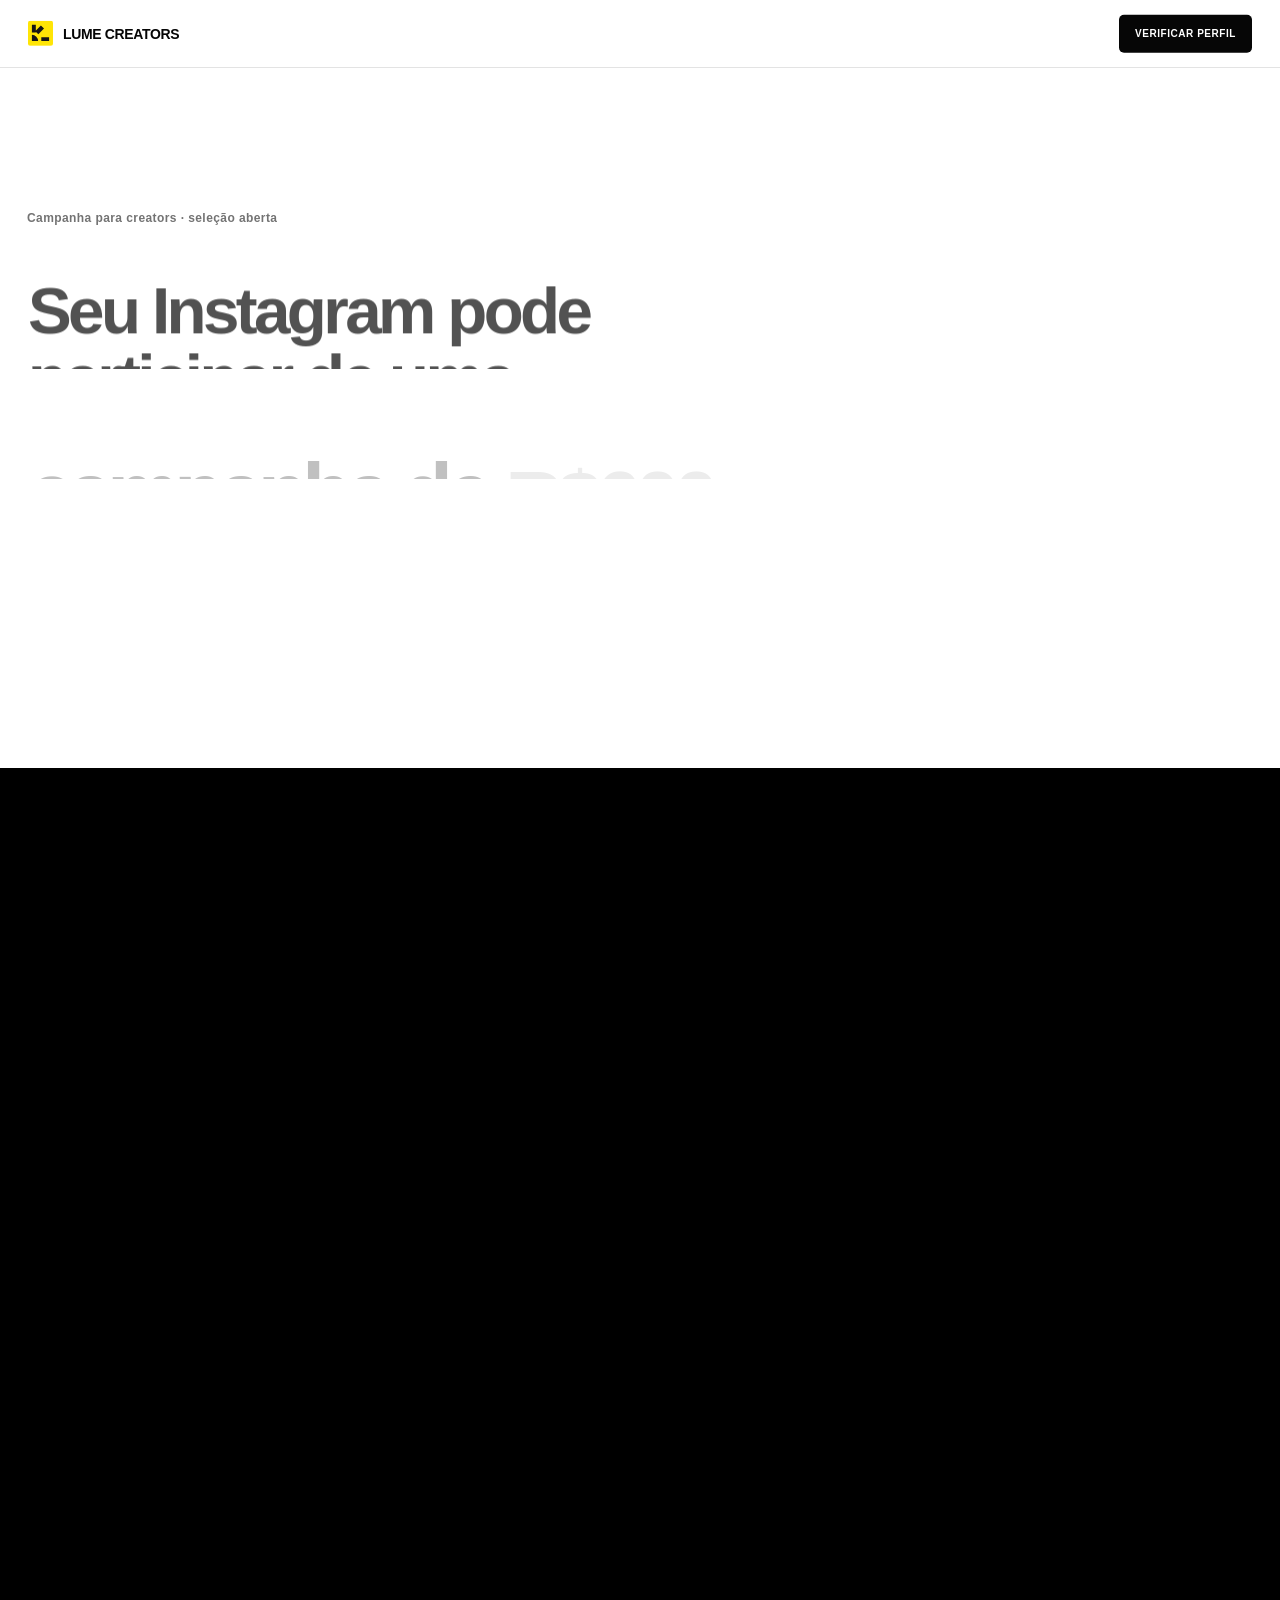
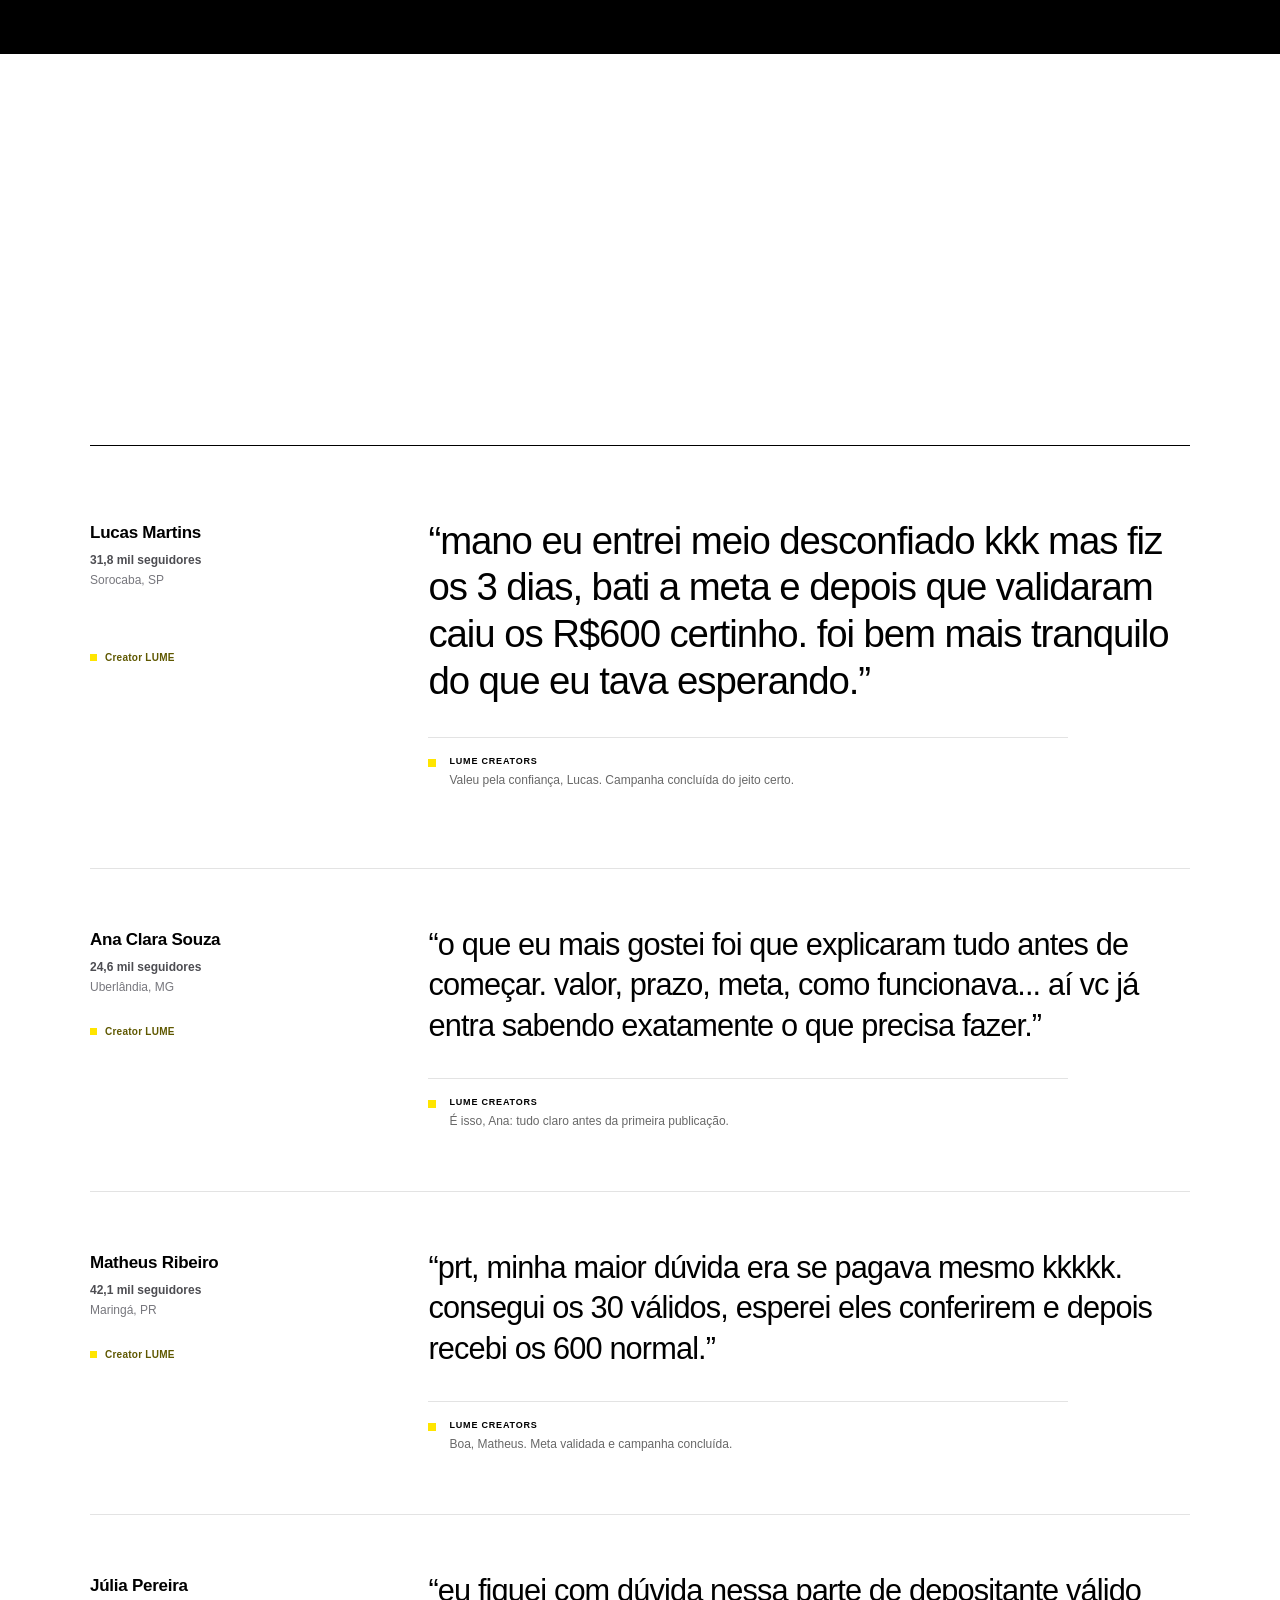
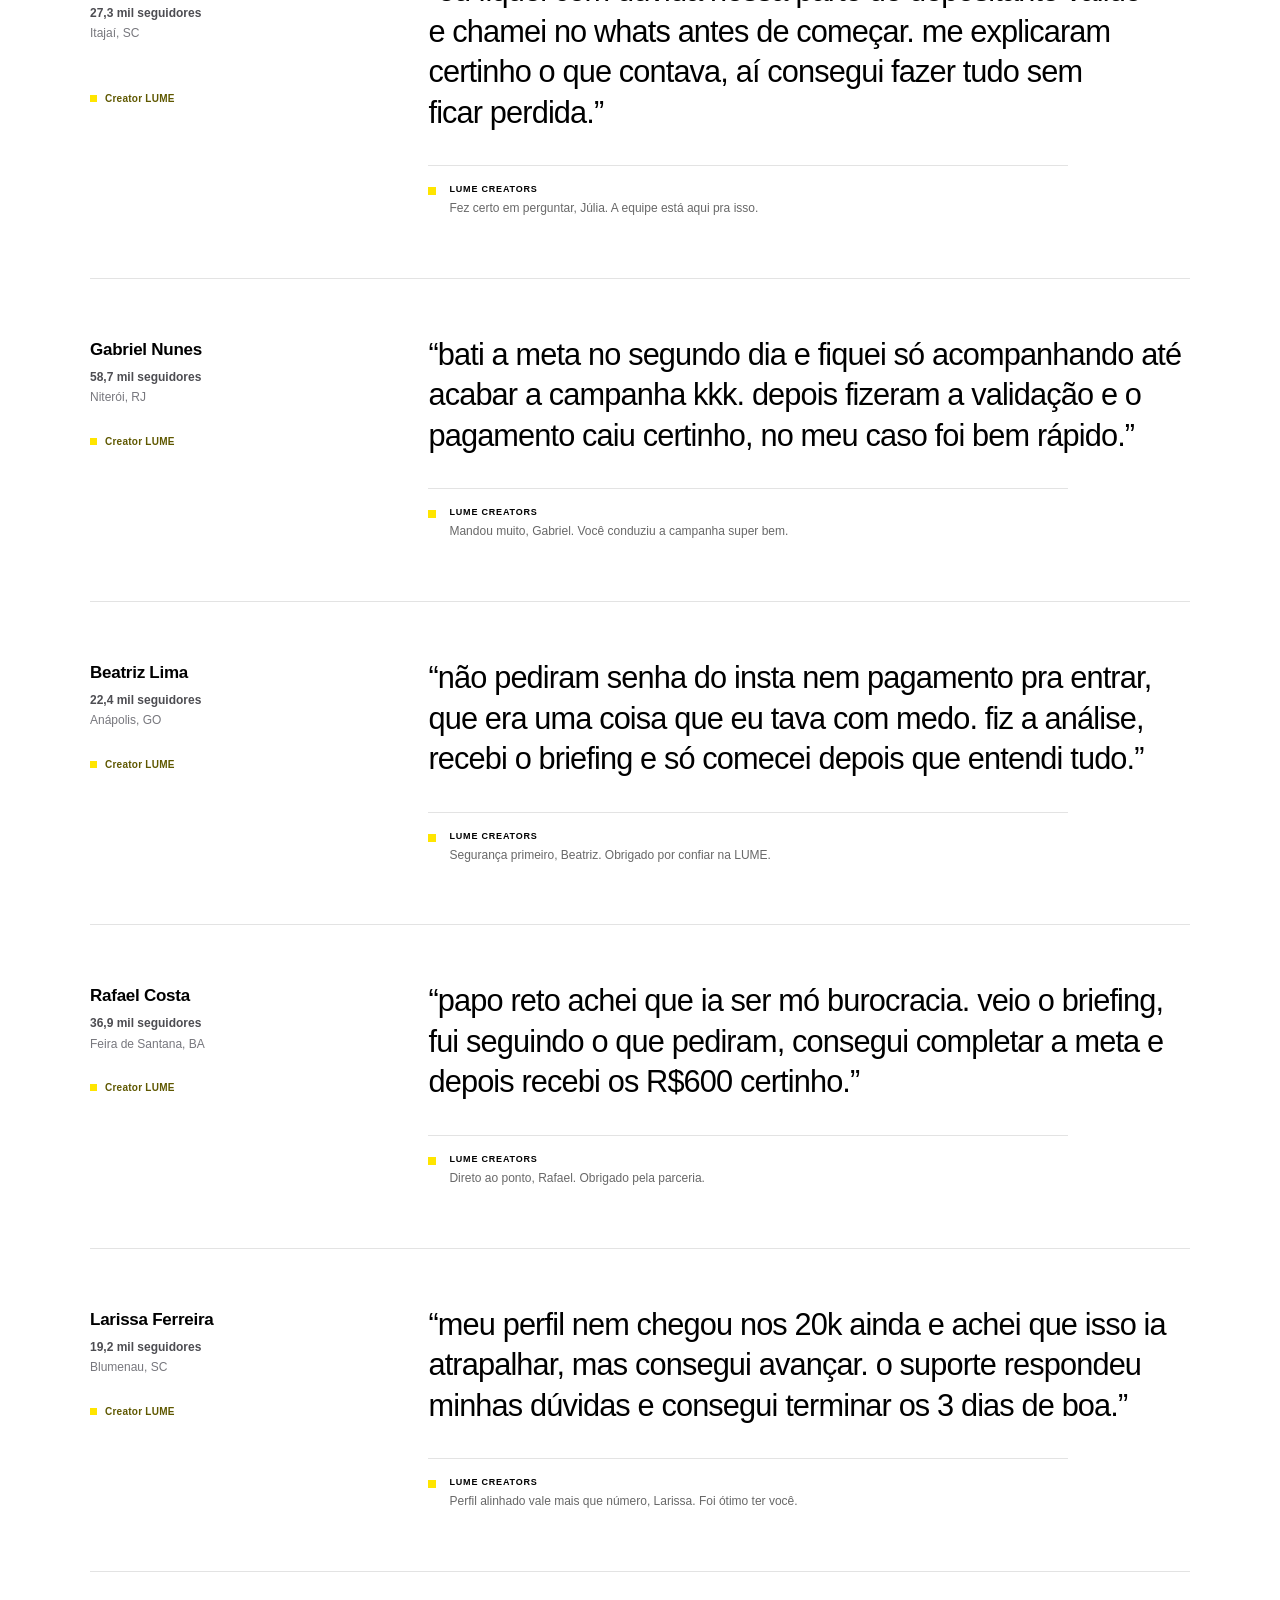
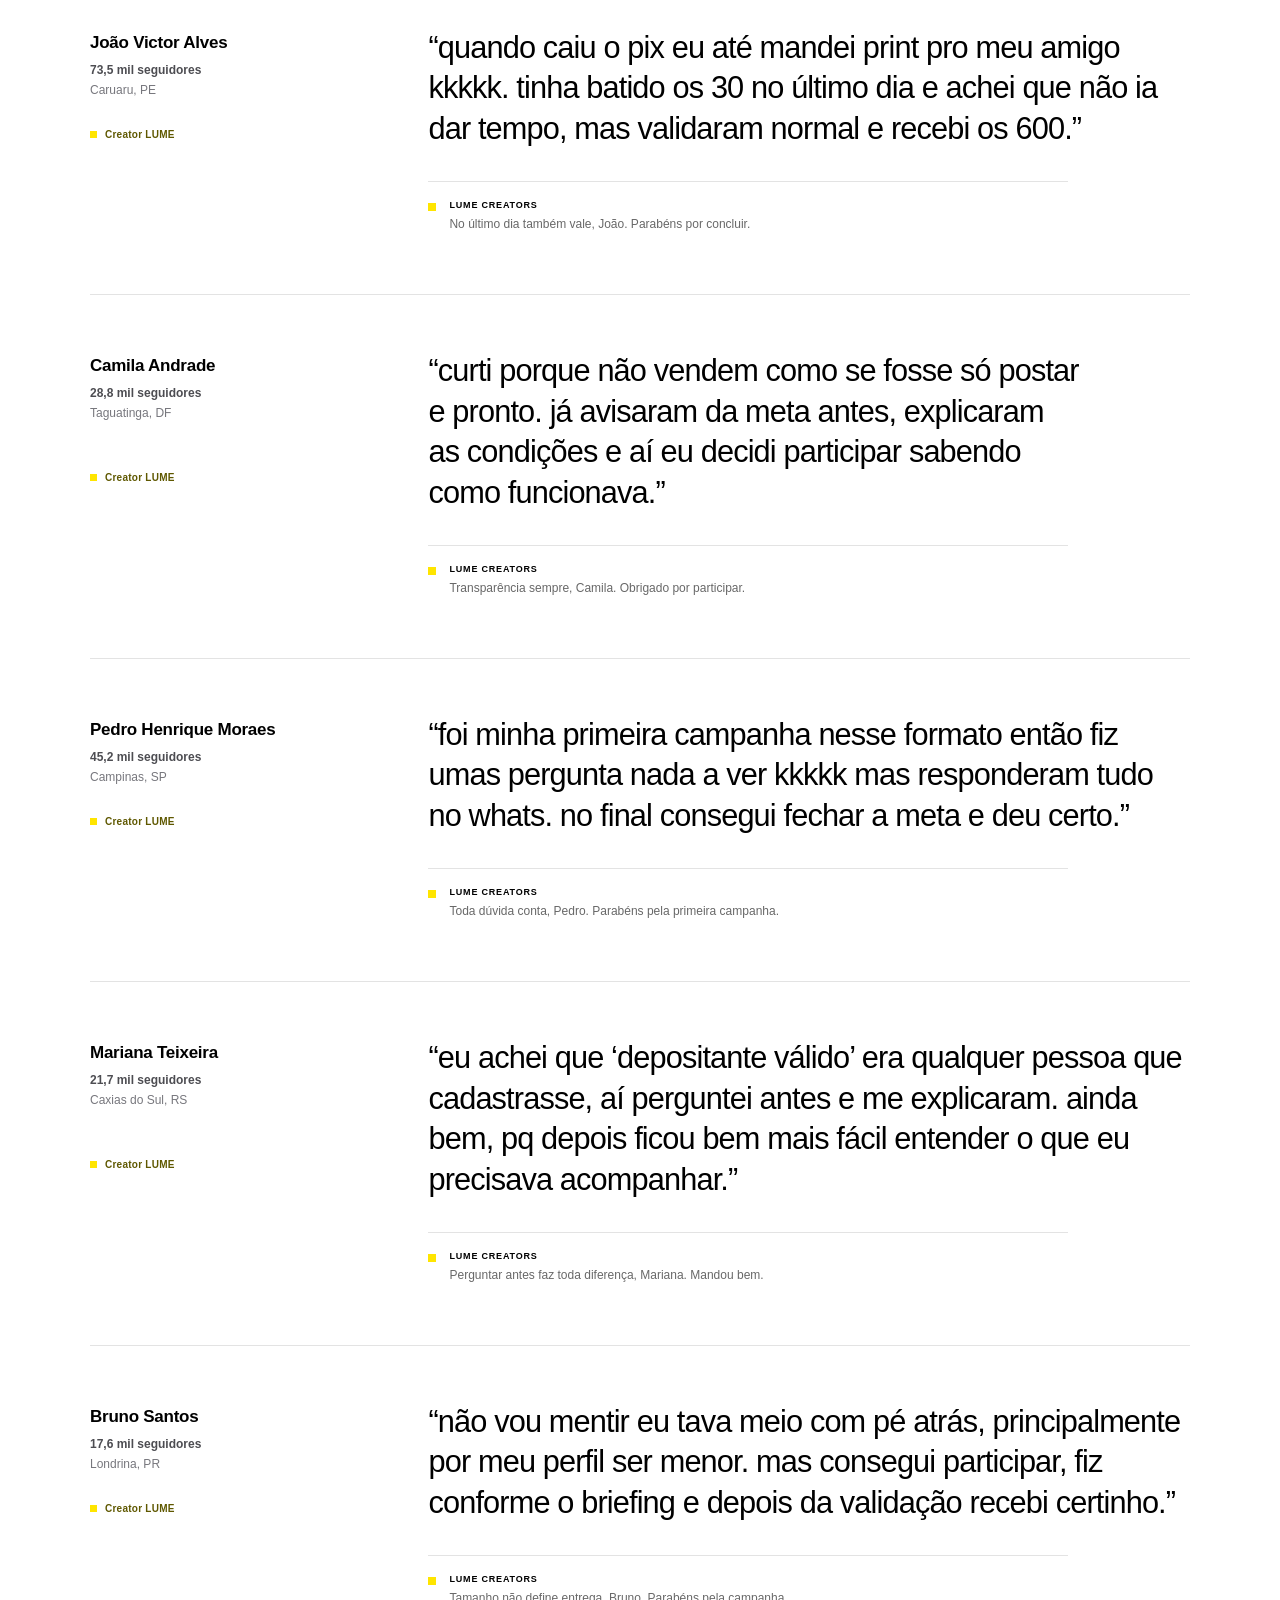
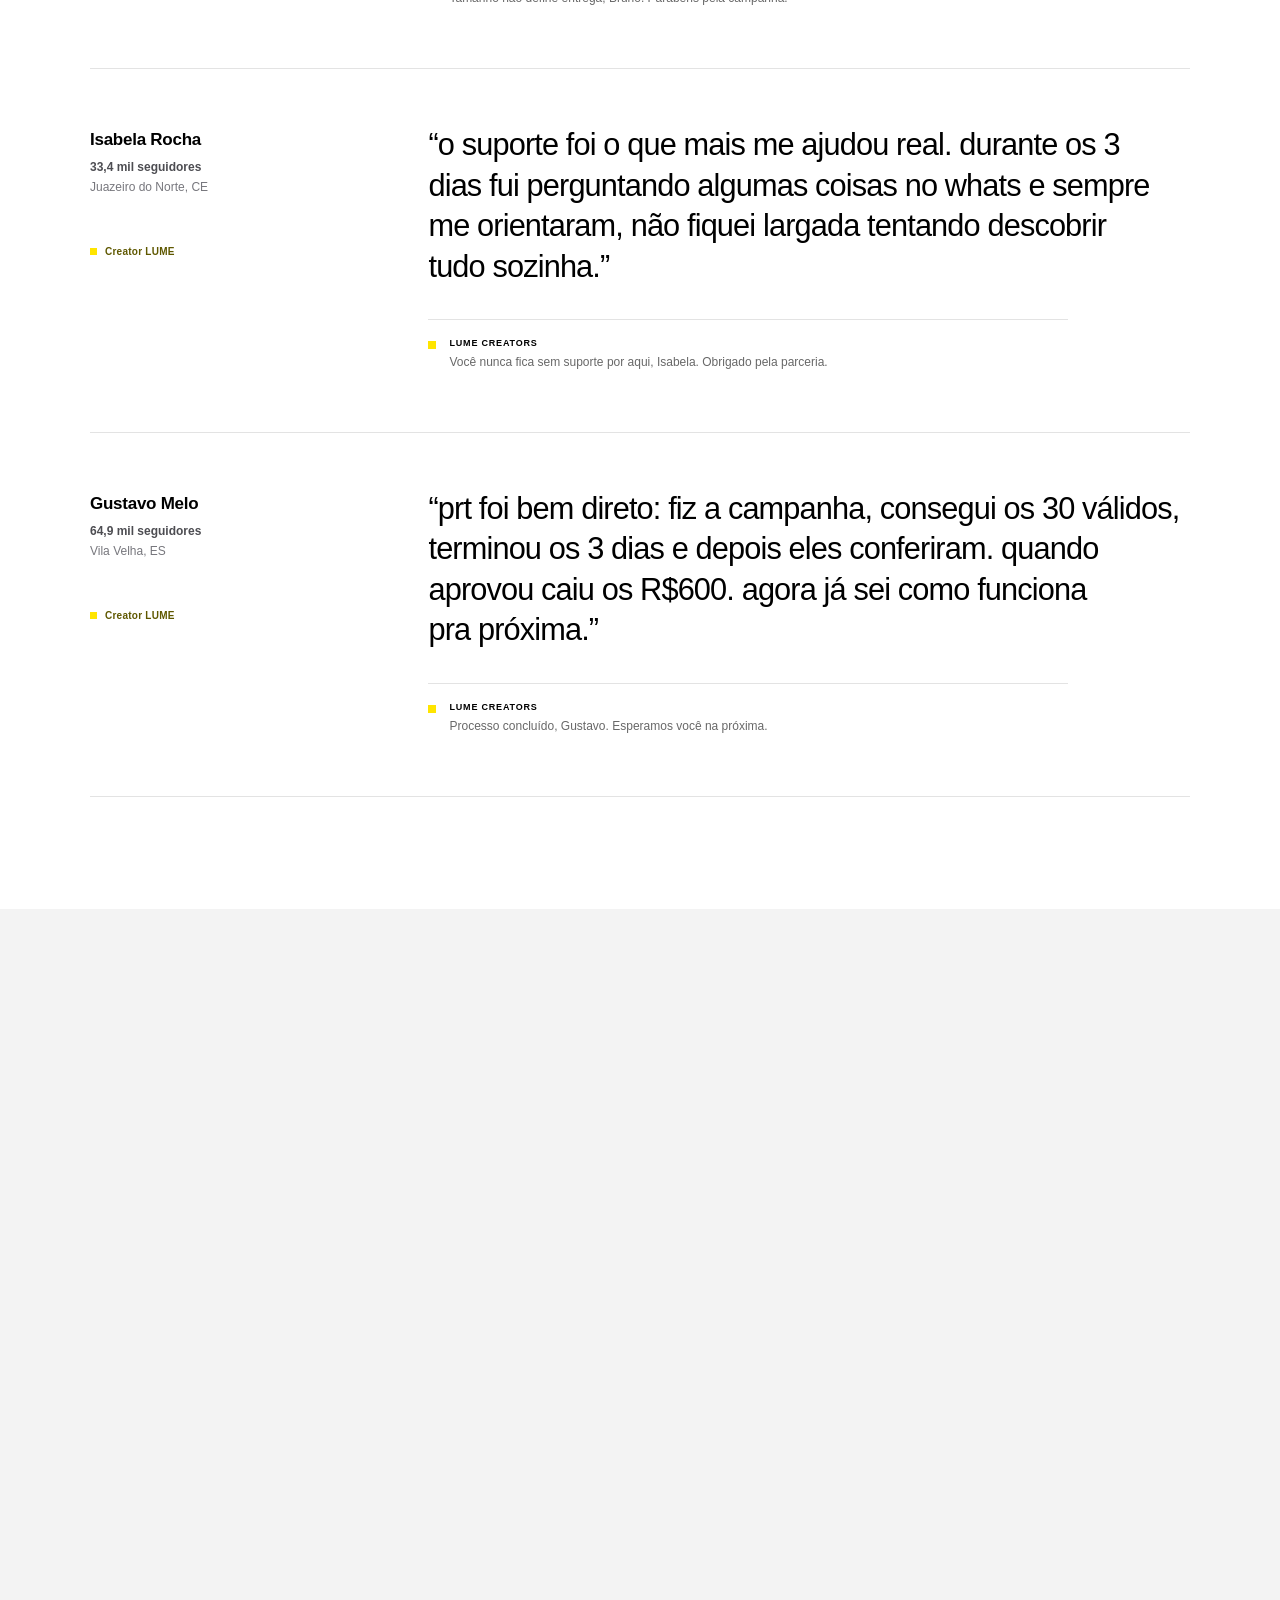
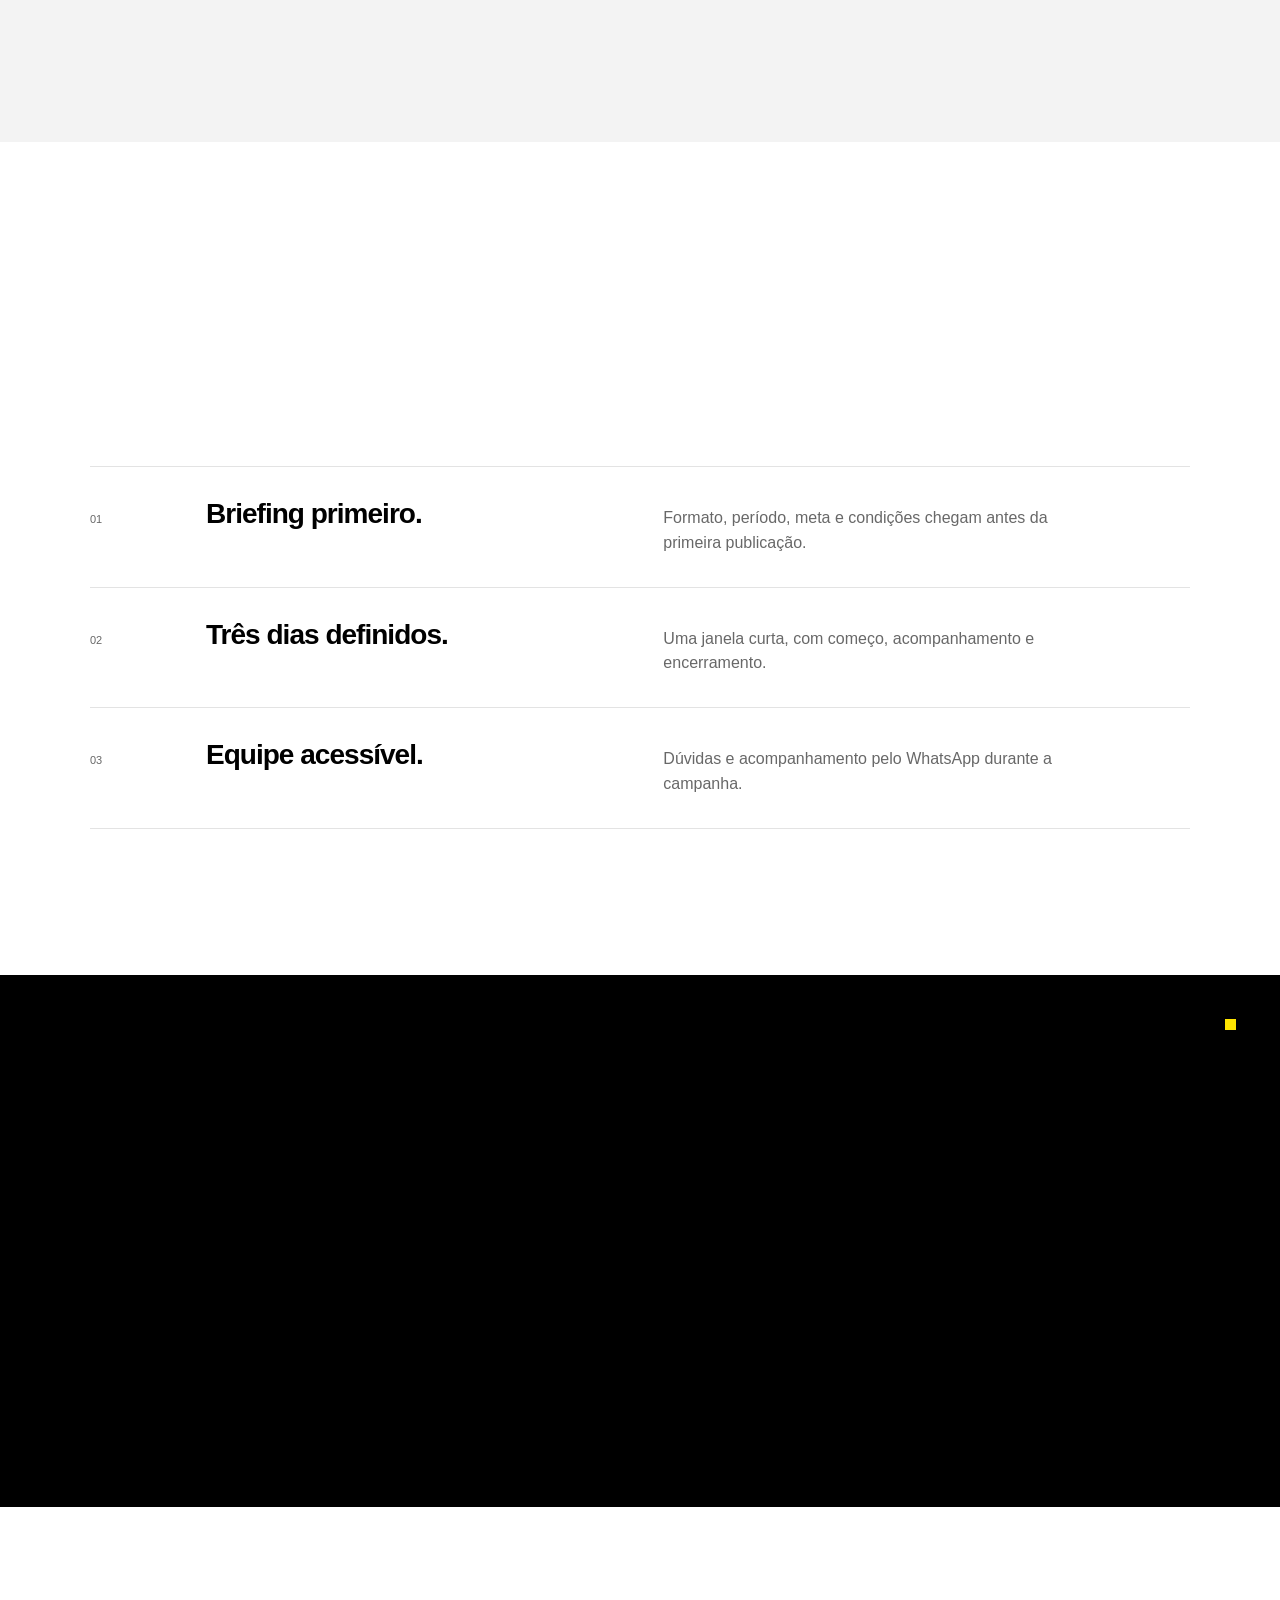
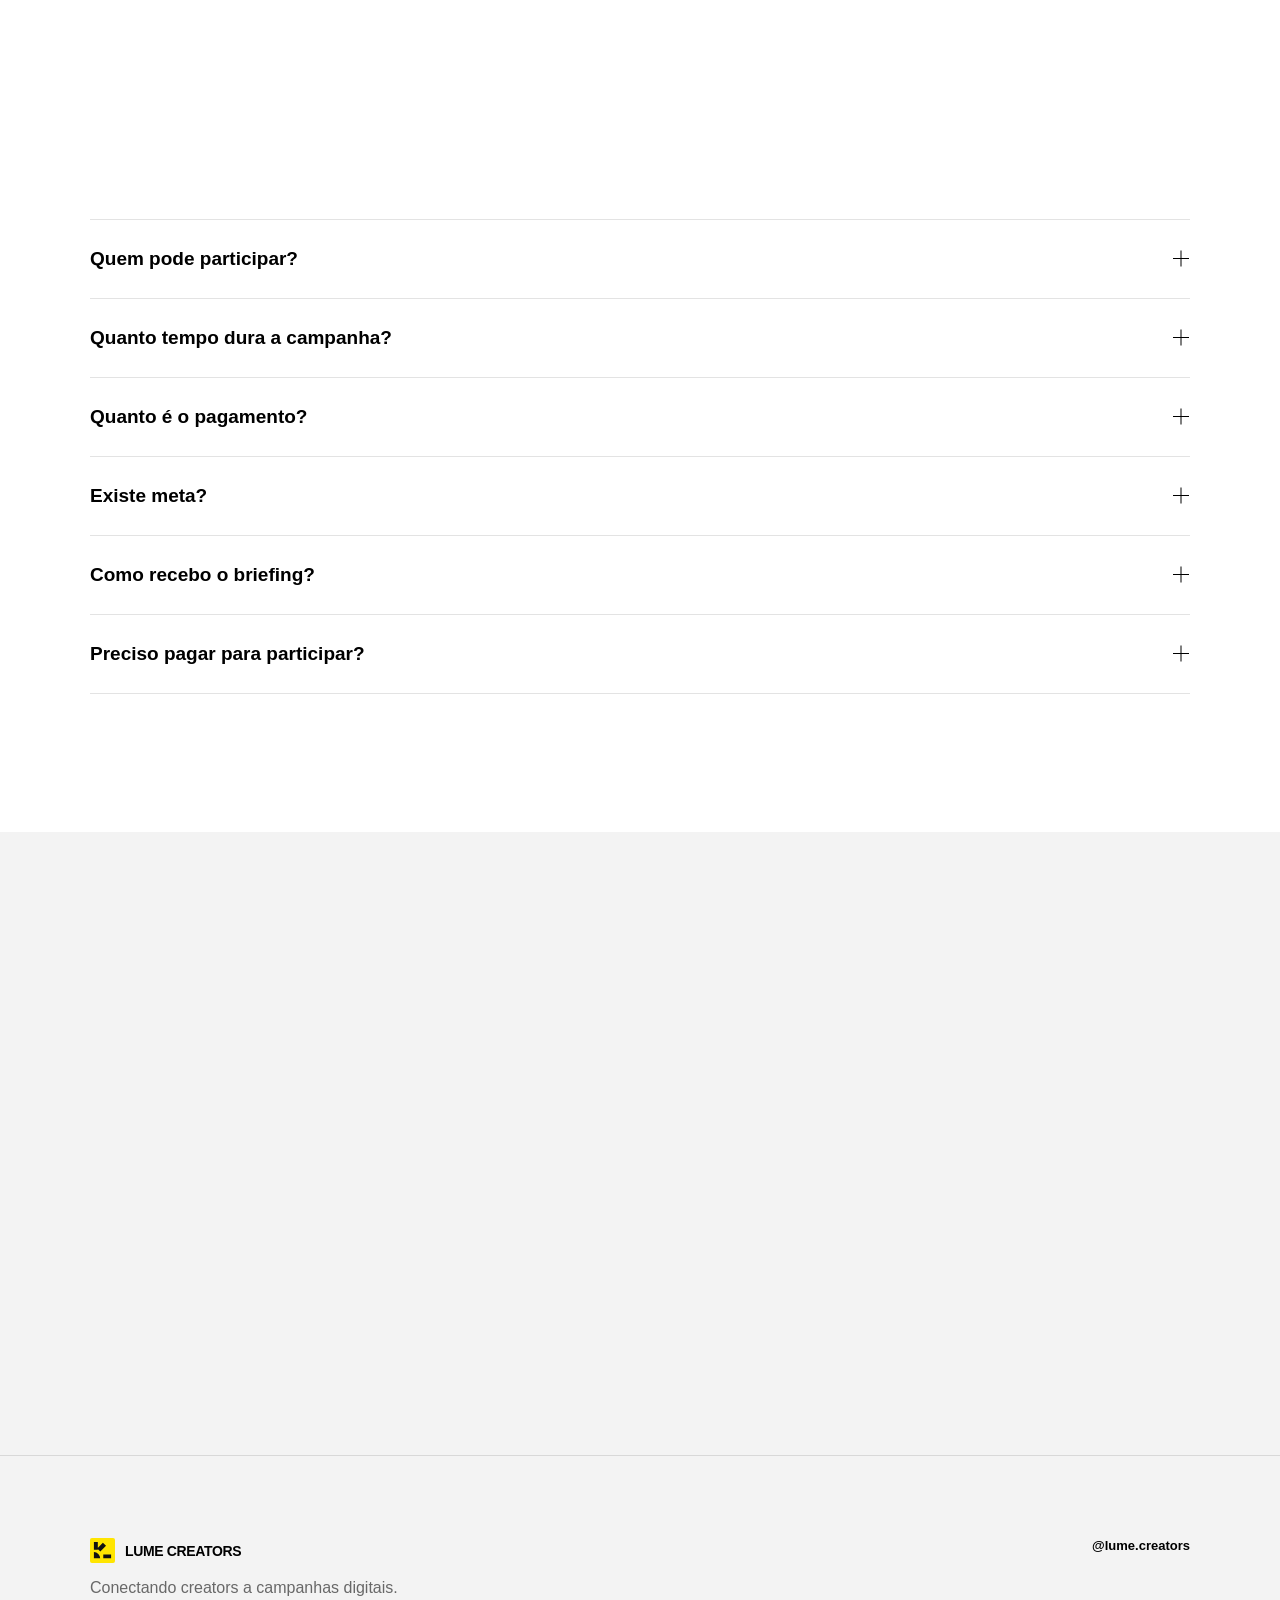
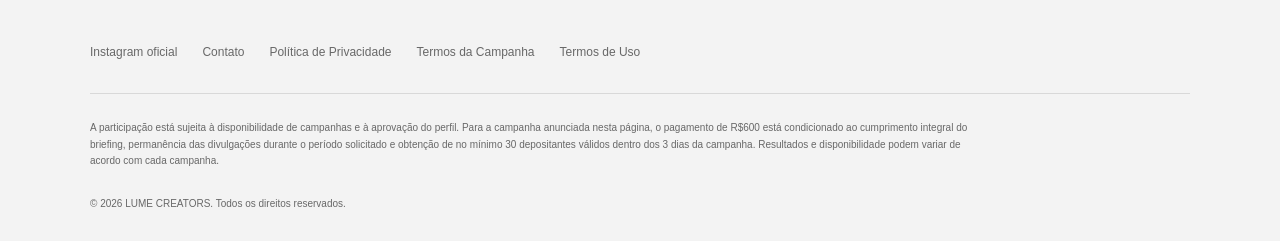
<file: index.html>
<!doctype html>
<html lang="pt-BR">
<head>
  <meta charset="utf-8">
  <meta name="viewport" content="width=device-width, initial-scale=1, viewport-fit=cover">
  <meta name="description" content="Veja se seu Instagram pode participar da campanha de R$600 da LUME CREATORS. Seleção gratuita em 4 perguntas; pagamento sujeito às condições da campanha.">
  <meta name="theme-color" content="#ffffff">
  <title>LUME CREATORS — Campanha para plataforma de jogos</title>
  <link rel="stylesheet" href="styles.css?v=20260925-conversao1">
</head>
<body>
  <a class="skip-link" href="#conteudo">Pular para o conteúdo</a>
  <header class="site-header">
    <div class="header-inner shell">
      <a class="brand" href="#inicio" aria-label="LUME CREATORS, início">LUME CREATORS</a>
      <button class="button button-small js-open-quiz" type="button">Verificar perfil</button>
    </div>
  </header>

  <main id="conteudo">
    <section class="hero" id="inicio">
      <div class="hero-copy">
        <p class="eyebrow">Campanha para creators · seleção aberta</p>
        <h1><span data-content="heroTitle">Seu Instagram pode participar de uma</span> <em data-content="heroHighlight">campanha de R$600.</em></h1>
        <div class="hero-bottom">
          <p class="hero-lede" data-content="heroText">Responda 4 perguntas para descobrir se seu perfil pode divulgar uma plataforma de jogos.</p>
          <div class="hero-actions">
            <button class="button js-open-quiz" type="button" data-content="heroCta">VER SE POSSO PARTICIPAR</button>
            <span>4 perguntas · menos de 1 minuto · gratuito</span>
          </div>
        </div>
        <div class="hero-disclosure">
          <span>O pagamento de <strong data-campaign="value">R$600</strong> exige cumprir o briefing e gerar pelo menos <strong data-campaign="goal">30</strong> depositantes válidos em <strong data-campaign="duration">3 dias</strong>. <button class="hero-terms" type="button" data-legal="campaign">Veja as condições.</button></span>
        </div>
      </div>
    </section>

    <section class="inline-quiz" id="quiz" aria-labelledby="quiz-question">
      <div class="content-shell">
        <div class="funnel-heading">
          <div>
            <p class="eyebrow">Análise de perfil</p>
            <h2>Responda o quiz.</h2>
          </div>
          <p>Quatro perguntas rápidas para verificar se o seu perfil pode divulgar a plataforma de jogos nesta campanha.</p>
        </div>
        <div class="quiz-modal quiz-card" id="quiz-modal">
          <div class="quiz-card-top">
            <span class="brand">LUME CREATORS</span>
            <span class="quiz-counter" id="quiz-counter">1 de 4</span>
          </div>
          <div class="quiz-progress" aria-hidden="true"><i id="quiz-progress"></i></div>
          <div class="quiz-stage" id="quiz-stage"></div>
          <p class="quiz-privacy">Não solicitamos senha, dados bancários ou pagamento para analisar o seu perfil.</p>
        </div>
      </div>
    </section>

    <section class="testimonials surface" id="depoimentos" hidden>
      <div class="content-shell">
        <p class="eyebrow">Experiências reais</p>
        <h2>Creators que já passaram pela LUME.</h2>
        <div class="feedback-track" id="feedback-track"></div>
      </div>
    </section>

    <section class="process" id="como-funciona">
      <div class="content-shell">
        <p class="eyebrow">Como funciona</p>
        <h2 data-content="processTitle">Uma campanha. Um briefing claro. Um processo simples.</h2>
        <p class="section-intro" data-content="processText">A LUME conecta creators a campanhas digitais e acompanha todo o processo pelo WhatsApp.</p>
        <div class="steps">
          <article><span>01</span><h3>Análise do perfil.</h3><p>Quatro respostas para entendermos o seu momento como creator.</p></article>
          <article><span>02</span><h3>Briefing da campanha.</h3><p>Regras, formatos, período e critérios explicados com clareza.</p></article>
          <article><span>03</span><h3>Publicação e acompanhamento.</h3><p>Suporte da equipe durante os três dias da campanha.</p></article>
        </div>
      </div>
    </section>

    <section class="benefits content-shell">
      <p class="eyebrow">Antes de publicar</p>
      <h2 data-content="benefitsTitle">Você sabe o que importa.</h2>
      <div class="benefit-list">
        <article><span>01</span><h3>Briefing primeiro.</h3><p>Formato, período, meta e condições chegam antes da primeira publicação.</p></article>
        <article><span>02</span><h3>Três dias definidos.</h3><p>Uma janela curta, com começo, acompanhamento e encerramento.</p></article>
        <article><span>03</span><h3>Equipe acessível.</h3><p>Dúvidas e acompanhamento pelo WhatsApp durante a campanha.</p></article>
      </div>
    </section>

    <section class="instagram">
      <div class="content-shell instagram-inner">
        <div class="instagram-copy">
          <p class="eyebrow">Instagram oficial</p>
          <h2><span class="motion-title-line">Veja a LUME</span> <span class="motion-title-line">por dentro.</span></h2>
          <p>Acompanhe campanhas, creators e os bastidores do nosso trabalho.</p>
        </div>
        <div class="instagram-action">
          <span>Perfil oficial</span>
          <strong>@lume.creators</strong>
          <p>Conheça a marca antes de responder ao quiz.</p>
          <a class="button button-light" data-instagram-link href="https://instagram.com/lume.creators" target="_blank" rel="noopener">Visitar o Instagram <span aria-hidden="true">↗</span></a>
        </div>
      </div>
    </section>

    <section class="result-flow" id="resultado" hidden>
      <section class="approved-hero">
        <div class="content-shell narrow reveal">
          <p class="approved-kicker">Perfil aprovado</p>
          <h2>Seu perfil passou.</h2>
          <div class="approved-amount" data-campaign="value">R$600</div>
          <h3>Campanha de <span data-campaign="duration">3 dias</span>.</h3>
          <p class="approved-condition">Pagamento condicionado ao cumprimento da meta mínima de <strong><span data-campaign="goal">30</span> depositantes válidos</strong> e demais condições apresentadas no briefing.</p>
          <p class="approved-next-step"><strong>Próximo passo.</strong> Assista ao briefing até o fim para saber exatamente o que publicar, entender como receber os <strong class="next-step-amount" data-campaign="value">R$600</strong> e acessar o contato da equipe.</p>
          <p class="lead-status" id="lead-status" role="status" aria-live="polite">Enviando seu perfil à LUME…</p>
          <button class="lead-retry" id="retry-lead" type="button" hidden>Tentar enviar novamente</button>
          <a class="button" href="#vsl">Continuar para o briefing</a>
        </div>
      </section>

      <section class="vsl-section dark-section" id="vsl">
        <div class="content-shell vsl-shell reveal">
          <p class="eyebrow">Briefing da campanha</p>
          <h2>Assista ao briefing.</h2>
          <p>Em poucos minutos, veja como funciona a campanha e quais são os próximos passos.</p>
          <p class="video-watch-note">Assista até o fim para entender todos os detalhes. O contato para receber o briefing é liberado após 80% do vídeo assistido, sem avançar.</p>
          <div class="video-frame" id="video-frame">
            <div class="video-placeholder">
              <button type="button" id="load-video" aria-label="Reproduzir vídeo"><svg viewBox="0 0 24 24"><path d="m9 7 8 5-8 5Z"/></svg></button>
              <span>Vídeo da campanha</span>
            </div>
          </div>
          <div class="video-watch" id="video-watch" hidden>
            <div class="video-watch-head"><span id="video-watch-label">0% assistido</span><span id="video-watch-time">0:00 / --:--</span></div>
            <div class="video-watch-track" id="video-watch-track" role="progressbar" aria-label="Progresso assistido do briefing" aria-valuemin="0" aria-valuemax="100" aria-valuenow="0"><i id="video-watch-fill"></i><span class="video-watch-mark" aria-hidden="true"></span></div>
            <div class="video-watch-foot"><span>Contato liberado em 80%</span><div class="video-watch-controls"><button type="button" id="video-play-pause">Pausar</button><button type="button" id="video-mute">Silenciar</button></div></div>
            <button class="button button-light video-contact" id="video-contact" type="button" hidden>Receber briefing <span aria-hidden="true">↗</span></button>
            <span class="visually-hidden" id="video-watch-announcement" role="status" aria-live="polite"></span>
          </div>
        </div>
      </section>

      <section class="campaign-story" aria-label="Resumo da campanha">
        <article class="campaign-moment moment-light">
          <div class="content-shell reveal">
            <span class="moment-number">01</span>
            <div><strong data-campaign="value">R$600</strong><p>Valor da campanha após o cumprimento das condições.</p></div>
          </div>
        </article>
        <article class="campaign-moment moment-soft align-right">
          <div class="content-shell reveal">
            <span class="moment-number">02</span>
            <div><strong data-campaign="duration">3 dias.</strong><p>Um período curto e definido para executar a campanha.</p></div>
          </div>
        </article>
        <article class="campaign-moment moment-light">
          <div class="content-shell reveal">
            <span class="moment-number">03</span>
            <div><strong><span data-campaign="goal">30</span> depositantes válidos.</strong><p>A meta mínima necessária para validação da campanha.</p></div>
          </div>
        </article>
        <article class="campaign-moment moment-dark align-right">
          <div class="content-shell reveal">
            <span class="moment-number">04</span>
            <div>
              <strong>Acompanhamento pelo WhatsApp.</strong>
              <p>Briefing e suporte durante todo o período.</p>
            </div>
          </div>
        </article>
      </section>

      <section class="result-legal">
        <div class="content-shell reveal">
          <p data-content="conditions">Para receber os R$600 desta campanha, o creator deverá cumprir integralmente o briefing, manter as divulgações pelo período determinado e gerar no mínimo 30 depositantes válidos durante os 3 dias.</p>
        </div>
      </section>
    </section>

    <section class="faq content-shell" id="faq">
      <p class="eyebrow">Informações</p>
      <h2 data-content="faqTitle">Dúvidas frequentes.</h2>
      <div class="faq-list" id="faq-list"></div>
    </section>

    <section class="final-cta surface">
      <div class="content-shell narrow">
        <p class="eyebrow">Campanha atual</p>
        <h2 data-content="finalTitle">Quatro respostas. Depois, clareza.</h2>
        <p data-content="finalText">Veja se o seu perfil pode avançar para o briefing da LUME CREATORS.</p>
        <button class="button js-open-quiz" type="button">Analisar meu perfil</button>
        <small>4 perguntas • menos de 1 minuto</small>
      </div>
    </section>
  </main>

  <footer class="site-footer surface">
    <div class="content-shell">
      <div class="footer-main">
        <div><a class="brand" href="#inicio">LUME CREATORS</a><p>Conectando creators a campanhas digitais.</p></div>
        <a data-instagram-link href="https://instagram.com/lume.creators" target="_blank" rel="noopener">@lume.creators</a>
      </div>
      <nav class="footer-links" aria-label="Links do rodapé">
        <a data-instagram-link href="https://instagram.com/lume.creators" target="_blank" rel="noopener">Instagram oficial</a>
        <button type="button" data-legal="contact">Contato</button>
        <button type="button" data-legal="privacy">Política de Privacidade</button>
        <button type="button" data-legal="campaign">Termos da Campanha</button>
        <button type="button" data-legal="terms">Termos de Uso</button>
      </nav>
      <p class="legal-copy" data-content="legalText">A participação está sujeita à disponibilidade de campanhas e à aprovação do perfil. Para a campanha anunciada nesta página, o pagamento de R$600 está condicionado ao cumprimento integral do briefing, permanência das divulgações durante o período solicitado e obtenção de no mínimo 30 depositantes válidos dentro dos 3 dias da campanha. Resultados e disponibilidade podem variar de acordo com cada campanha.</p>
      <p class="copyright">© 2026 LUME CREATORS. Todos os direitos reservados.</p>
    </div>
  </footer>

  <div class="analysis-screen" id="analysis-screen" role="status" aria-live="polite" hidden>
    <span class="brand">LUME CREATORS</span>
    <div>
      <h2>Analisando seu perfil</h2>
      <p id="analysis-message">Verificando perfil</p>
      <div class="analysis-line"><i></i></div>
    </div>
  </div>

  <dialog class="legal-modal" id="legal-modal">
    <button class="icon-button" id="close-legal" type="button" aria-label="Fechar"><span></span><span></span></button>
    <div id="legal-content"></div>
  </dialog>

  <dialog class="analysis-modal" id="analysis-modal" aria-labelledby="analysis-modal-title" aria-describedby="analysis-modal-description">
    <button class="analysis-modal-close" id="analysis-modal-close" type="button" aria-label="Fechar oferta e continuar para o WhatsApp">×</button>
    <div class="analysis-modal-body">
      <p class="analysis-modal-eyebrow">ANTES DE CONTINUAR…</p>
      <h2 id="analysis-modal-title">Descubra o que uma agência que já trabalhou com grandes influenciadores mudaria no seu perfil.</h2>
      <p class="analysis-modal-description" id="analysis-modal-description">Por apenas R$14,00, a equipe da Lume analisa o seu Instagram de verdade e envia um diagnóstico personalizado para você.</p>
      <div class="analysis-modal-includes">
        <span>ANÁLISE COMPLETA</span>
        <ul>
          <li>Primeira impressão do seu perfil</li>
          <li>Bio e posicionamento</li>
          <li>Conteúdo e apresentação</li>
          <li>Pontos que podem estar prejudicando seu perfil</li>
          <li>Pontos fortes que você deveria manter</li>
          <li>As 3 mudanças que faríamos primeiro</li>
        </ul>
      </div>
    </div>
    <div class="analysis-modal-actions">
      <div class="analysis-modal-price"><strong>R$ 14,00</strong><span>pagamento único</span></div>
      <button class="button" id="analysis-modal-buy" type="button">QUERO MINHA ANÁLISE POR R$14,00</button>
      <button class="analysis-modal-skip" id="analysis-modal-skip" type="button">Não quero, continuar para o WhatsApp →</button>
      <p>100% opcional. A compra não interfere na sua aprovação ou participação na campanha.</p>
    </div>
  </dialog>

  <div class="toast" id="toast" role="status" aria-live="polite"></div>
  <script src="feedback-data.js?v=20260922" defer></script>
  <script src="app.js?v=20260925-conversao2" defer></script>
</body>
</html>
</file>
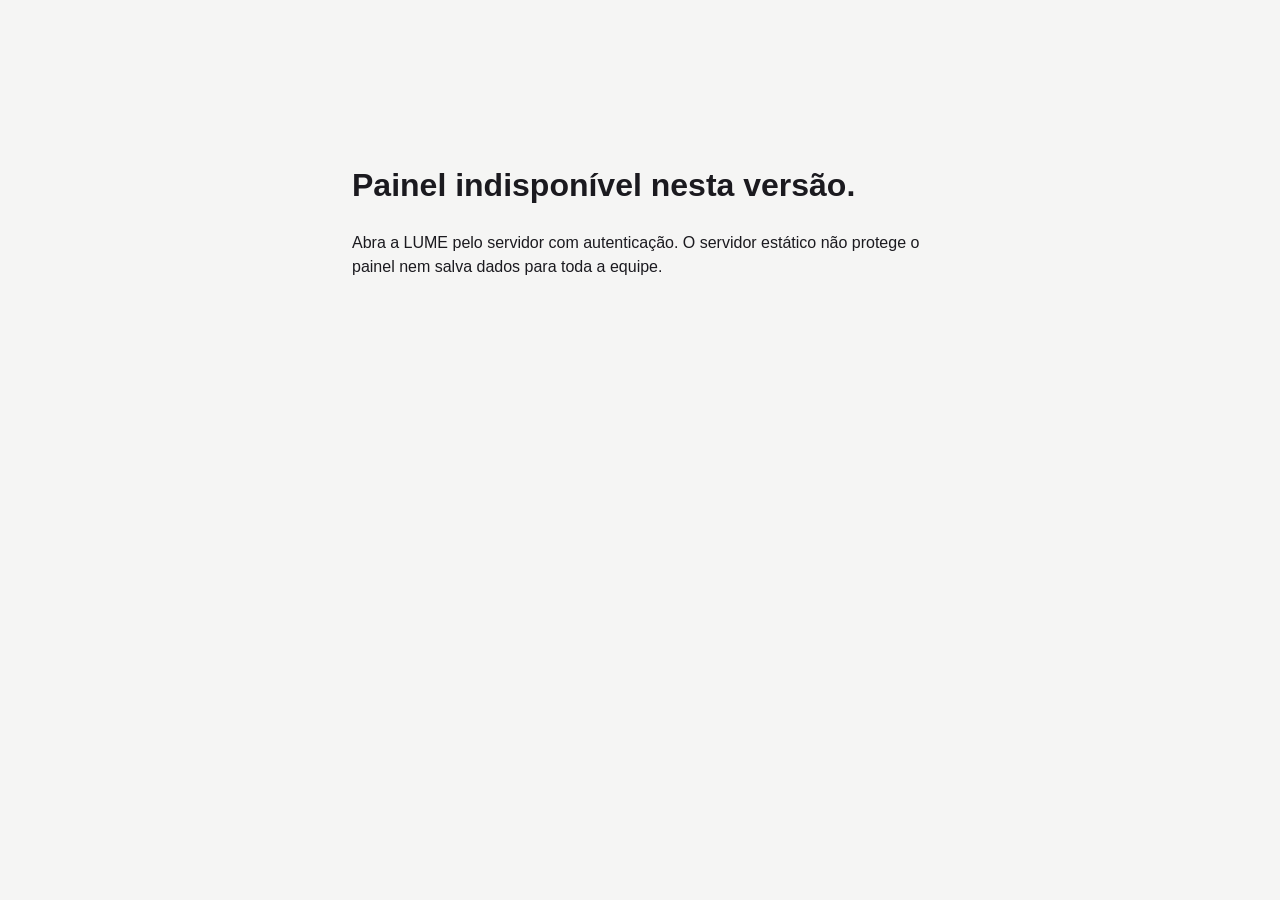
<file: admin/index.html>
<!doctype html>
<html lang="pt-BR">
<head>
  <meta charset="utf-8">
  <meta name="viewport" content="width=device-width, initial-scale=1">
  <meta name="robots" content="noindex,nofollow">
  <title>Admin — LUME CREATORS</title>
  <link rel="stylesheet" href="../admin.css?v=20260925-reset2">
</head>
<body>
  <header class="admin-header">
    <div>
      <strong>LUME CREATORS</strong>
      <span>Painel administrativo</span>
    </div>
    <div class="header-actions">
      <a href="../index.html" target="_blank">Ver landing</a>
      <span id="admin-user" hidden></span>
      <button class="secondary" id="logout" type="button" hidden>Sair</button>
      <button class="primary" id="save-all" type="button">Salvar alterações</button>
    </div>
  </header>

  <div class="admin-layout">
    <aside>
      <nav aria-label="Seções do painel">
        <a href="#dashboard">Visão geral</a>
        <a href="#creators">Creators</a>
        <a href="#campaign">Campanha</a>
        <a href="#content">Conteúdo</a>
        <a href="#vsl">VSL</a>
        <a href="#faq">FAQ e termos</a>
        <a href="#feedbacks">Feedbacks</a>
        <a href="#analytics">Analytics</a>
        <a href="#reset-data">Resetar dados</a>
      </nav>
    </aside>

    <main>
      <div class="intro">
        <p class="kicker">Operação LUME</p>
        <h1>Visão geral da operação</h1>
        <p>Aquisição, creators, campanhas e resultados em um só lugar.</p>
        <a class="reset-shortcut" href="#reset-data">Zerar dados do funil <span aria-hidden="true">↘</span></a>
      </div>

      <section class="panel dashboard-panel" id="dashboard">
        <div class="dashboard-top">
          <div><p class="dashboard-eyebrow">CENTRAL DE OPERAÇÕES <span id="dashboard-date"></span></p><h2>O pulso da LUME<span class="yellow-period">.</span></h2><p>Veja a entrada de creators e o avanço até o briefing.</p></div>
          <label class="period-control">Período<select id="dashboard-period"><option value="today">Hoje</option><option value="7d" selected>7 dias</option><option value="30d">30 dias</option><option value="all">Todo período</option></select></label>
        </div>
        <div class="dashboard-lead-metrics" id="dashboard-lead-metrics" aria-live="polite">
          <div class="metric-feature"><span>Creators no período</span><strong id="metric-total">—</strong><small><span id="metric-today">—</span> novos hoje</small></div>
          <div class="metric-feature"><span>Depositantes válidos</span><strong id="metric-depositors">—</strong><small>resultados informados</small></div>
          <div class="metric-feature"><span>Receita informada</span><strong id="metric-revenue">—</strong><small>lançamentos manuais</small></div>
        </div>
        <div class="dashboard-secondary-metrics">
          <div><span>Precisam de contato</span><strong id="metric-contact">—</strong></div><div><span>Fechados</span><strong id="metric-closed">—</strong></div><div><span>Em divulgação</span><strong id="metric-running">—</strong></div><div><span>Concluídos</span><strong id="metric-completed">—</strong></div>
          <div><span>Pagamentos</span><strong id="metric-payout">—</strong></div><div><span>Saldo informado</span><strong id="metric-balance">—</strong></div>
        </div>
        <p class="metric-note">Valores financeiros são informados manualmente. O período considera a data de entrada de cada creator.</p>
      </section>

      <section class="insight-grid" aria-label="Aquisição e resultados">
        <div class="panel funnel-panel" id="funnel-panel">
          <div class="panel-heading"><div><p class="kicker">AQUISIÇÃO</p><h2>Funil da campanha</h2><p>Sessões por etapa; porcentagem em relação à etapa anterior.</p></div></div>
          <div id="funnel-chart" class="funnel-chart" aria-live="polite"><div class="dashboard-skeleton"></div><div class="dashboard-skeleton"></div><div class="dashboard-skeleton"></div></div>
          <p class="data-footnote" id="funnel-note">As novas etapas passam a ser registradas após esta atualização.</p>
        </div>
        <div class="panel ranking-panel" id="ranking-panel">
          <div class="panel-heading"><div><p class="kicker">PERFORMANCE</p><h2>Top creators</h2><p>Ordenados por depositantes válidos; receita desempata.</p></div><button class="secondary ranking-full-button" id="ranking-toggle" type="button">Ver ranking completo</button></div>
          <div class="ranking-list" id="ranking-list" aria-live="polite"><div class="dashboard-skeleton"></div><div class="dashboard-skeleton"></div></div>
          <div class="ranking-controls" id="ranking-controls" hidden><label>Ordenar por<select id="ranking-order"><option value="valid_depositors">Depositantes válidos</option><option value="revenue">Receita</option><option value="balance">Saldo</option></select></label></div>
        </div>
      </section>

      <section class="panel recent-panel" aria-labelledby="recent-title">
        <div class="panel-heading"><div><p class="kicker">MOVIMENTO</p><h2 id="recent-title">Últimos creators</h2><p>Entradas recentes pelo quiz e cadastros manuais.</p></div></div>
        <div id="recent-creators" class="recent-list" aria-live="polite"><div class="dashboard-skeleton"></div></div>
      </section>

      <section class="panel creators-panel" id="creators">
        <div class="panel-heading"><div><h2>Creators.</h2><p>Registre contatos, acompanhe a divulgação e preencha os resultados de cada um.</p></div><button class="primary" id="add-creator" type="button">Novo creator</button></div>
        <div class="creator-toolbar">
          <label>Buscar<input id="creator-search" type="search" placeholder="Nome ou Instagram"></label>
          <label>Ordenação<select id="creator-order"><option value="recent">Mais recentes</option><option value="oldest">Mais antigos</option><option value="valid">Mais depositantes</option><option value="revenue">Maior receita</option><option value="balance">Maior saldo</option></select></label>
          <div class="creator-tools"><button class="secondary" id="import-local-leads" type="button" hidden>Importar deste navegador</button><button class="secondary" id="export-leads" type="button">Exportar CSV</button></div>
        </div>
        <div class="status-filters" id="status-filters" role="group" aria-label="Filtrar situação"><button type="button" data-status="" aria-pressed="true">Todos</button><button type="button" data-status="novo">Novos</button><button type="button" data-status="contatado">Contatados</button><button type="button" data-status="fechado">Fechados</button><button type="button" data-status="divulgando">Divulgando</button><button type="button" data-status="concluido">Concluídos</button><button type="button" data-status="nao_divulgou">Não divulgaram</button><button type="button" data-status="recusado">Recusados</button></div>
        <p class="table-count" id="creator-count">Carregando creators…</p>
        <div class="table-wrap"><table class="creators-table"><thead><tr><th>Creator</th><th>Origem / data</th><th>Seguidores</th><th>Situação</th><th>Válidos</th><th>Receita</th><th>Pagamento</th><th>Saldo</th><th></th></tr></thead><tbody id="creator-rows"><tr class="empty-row"><td colspan="9">Carregando creators…</td></tr></tbody></table></div>
      </section>

      <section class="panel" id="campaign">
        <div class="panel-heading"><div><p class="kicker">01</p><h2>Campanha</h2></div><label class="switch"><input id="campaign-active" type="checkbox"><span></span> Campanha ativa</label></div>
        <div class="field-grid">
          <label>Nome da campanha<input id="campaign-name" type="text"></label>
          <label>Status<input id="campaign-status" type="text"></label>
          <label>Valor<input id="campaign-value" type="text" placeholder="R$600"></label>
          <label>Duração<input id="campaign-duration" type="text" placeholder="3 dias"></label>
          <label>Meta de depositantes<input id="campaign-goal" type="text" inputmode="numeric"></label>
          <label>Seguidores mínimos<input id="campaign-minFollowers" type="text" inputmode="numeric"></label>
          <label>WhatsApp com DDI<input id="campaign-whatsapp" type="tel" placeholder="5511999999999"><small>Use DDI e DDD. Para trocar o número, edite este campo e salve.</small></label>
          <label>Link do Instagram<input id="campaign-instagram" type="url" placeholder="https://instagram.com/lume.creators"></label>
        </div>
      </section>

      <section class="panel" id="content">
        <div class="panel-heading"><div><p class="kicker">02</p><h2>Conteúdo</h2></div></div>
        <div class="field-grid one-col">
          <label>Título do hero<input id="content-heroTitle" type="text"></label>
          <label>Destaque do hero<input id="content-heroHighlight" type="text"></label>
          <label>Texto do hero<textarea id="content-heroText" rows="3"></textarea></label>
          <label>CTA do hero<input id="content-heroCta" type="text"></label>
          <label>Título do processo<input id="content-processTitle" type="text"></label>
          <label>Texto do processo<textarea id="content-processText" rows="2"></textarea></label>
          <label>Título dos diferenciais<input id="content-benefitsTitle" type="text"></label>
          <label>Título do FAQ<input id="content-faqTitle" type="text"></label>
          <label>Título do CTA final<input id="content-finalTitle" type="text"></label>
          <label>Texto do CTA final<textarea id="content-finalText" rows="2"></textarea></label>
          <label>Condições no resumo<textarea id="content-conditions" rows="4"></textarea></label>
          <label>Texto legal do rodapé<textarea id="content-legalText" rows="5"></textarea></label>
        </div>
      </section>

      <section class="panel" id="vsl">
        <div class="panel-heading"><div><p class="kicker">03</p><h2>VSL</h2></div></div>
        <div class="field-grid">
          <label>Origem do vídeo<select id="vsl-type"><option value="mp4-upload">Arquivo MP4</option><option value="mp4">URL direta de MP4</option></select></label>
          <label>Formato<select id="vsl-format"><option value="16:9">Horizontal 16:9</option><option value="9:16">Vertical 9:16</option></select></label>
          <p class="full vsl-requirement">Para medir o tempo assistido e liberar o contato aos 80%, use Arquivo MP4 ou URL de MP4. Players do Drive, YouTube e Vimeo não permitem esse controle.</p>
          <label class="full">URL do vídeo<input id="vsl-url" type="url" placeholder="https://exemplo.com/video.mp4"></label>
          <label class="full">Thumbnail (URL)<input id="vsl-thumbnail" type="url" placeholder="https://..."></label>
          <label class="full upload-field">Enviar MP4<input id="vsl-file" type="file" accept="video/mp4"><small id="video-file-status">Nenhum arquivo salvo.</small></label>
        </div>
      </section>

      <section class="panel" id="faq">
        <div class="panel-heading"><div><p class="kicker">04</p><h2>FAQ e termos</h2></div></div>
        <div id="faq-editor" class="stack"></div>
        <button class="secondary" id="add-faq" type="button">Adicionar pergunta</button>
        <hr>
        <div class="field-grid one-col">
          <label>Contato<textarea id="legal-contact" rows="3"></textarea></label>
          <label>Política de Privacidade<textarea id="legal-privacy" rows="5"></textarea></label>
          <label>Termos da Campanha<textarea id="legal-campaign" rows="5"></textarea></label>
          <label>Termos de Uso<textarea id="legal-terms" rows="5"></textarea></label>
        </div>
      </section>

      <section class="panel" id="feedbacks">
        <div class="panel-heading"><div><p class="kicker">05</p><h2>Feedbacks</h2><p>Somente cards ativos com nome e feedback aparecem na landing.</p></div><button class="secondary" id="add-feedback" type="button">Novo slot</button></div>
        <div id="feedback-editor" class="feedback-editor"></div>
      </section>

      <section class="panel" id="analytics">
        <div class="panel-heading"><div><p class="kicker">06</p><h2>Analytics</h2><p>Os scripts só são carregados depois que um ID válido é salvo.</p></div></div>
        <div class="field-grid">
          <label>Google Analytics 4<input id="analytics-ga4Id" type="text" placeholder="G-XXXXXXXXXX"></label>
          <label>Meta Pixel<input id="analytics-metaPixelId" type="text" placeholder="123456789012345"></label>
        </div>
      </section>

      <section class="panel" id="reset-data">
        <div class="panel-heading"><div><p class="kicker">CONTROLE DOS DADOS</p><h2>Resetar dados</h2><p>Recomece a contagem quando precisar. As ações abaixo abrangem todo o histórico, independentemente do filtro de período.</p></div></div>
        <div class="field-grid">
          <div><h3>Zerar funil</h3><p>Apaga as métricas de visitas, quiz, vídeo, oferta e cliques no WhatsApp. Os creators cadastrados continuam no painel.</p><p id="reset-funnel-summary" aria-live="polite">Carregando contagem…</p><button class="danger" type="button" data-reset-kind="funnel">Zerar dados do funil</button></div>
          <div><h3>Apagar creators</h3><p>Apaga todos os creators, inclusive os cadastrados manualmente, com suas notas, status e valores informados. Os totais do funil são preservados.</p><p id="reset-creators-summary" aria-live="polite">Carregando contagem…</p><a class="secondary" href="/api/admin/export.csv">Exportar creators CSV</a> <button class="danger" type="button" data-reset-kind="creators">Apagar creators</button></div>
        </div>
        <p class="metric-note">Cada ação pede confirmação e não pode ser desfeita. Novos cadastros e eventos continuam entrando normalmente.</p>
      </section>
    </main>
  </div>

  <dialog class="creator-dialog" id="reset-dialog" aria-labelledby="reset-title">
    <form id="reset-form">
      <div class="creator-dialog-head"><h2 id="reset-title">Confirmar limpeza</h2></div>
      <p id="reset-description"></p>
      <p>Esta ação não pode ser desfeita.</p>
      <label>Para confirmar, digite <strong id="reset-phrase"></strong><input id="reset-confirmation" type="text" autocomplete="off" spellcheck="false" required></label>
      <p id="reset-error" class="creator-form-error" role="alert"></p>
      <div class="creator-dialog-actions"><button class="secondary" id="reset-cancel" type="button">Cancelar</button><button class="danger" id="reset-submit" type="submit" disabled>Confirmar limpeza</button></div>
    </form>
  </dialog>

  <dialog class="creator-dialog" id="creator-dialog" aria-labelledby="creator-dialog-title">
    <form id="creator-form" novalidate>
      <div class="creator-dialog-head"><div><p class="kicker">Controle de campanha</p><h2 id="creator-dialog-title">Novo creator</h2></div><button class="dialog-close" id="close-creator" type="button" aria-label="Fechar">×</button></div>
      <div class="creator-context" id="creator-context" hidden></div>
      <div class="field-grid">
        <label>Nome<input id="creator-name" type="text" maxlength="120" placeholder="Nome do creator"></label>
        <label>Instagram<input id="creator-instagram" type="text" maxlength="31" placeholder="@usuario" required></label>
        <label>Seguidores<input id="creator-followers" type="text" maxlength="80" placeholder="Ex.: 12,5 mil"></label>
        <label>Situação<select id="creator-status"><option value="novo">Novo</option><option value="contatado">Contatado</option><option value="fechado">Fechado</option><option value="divulgando">Divulgando</option><option value="concluido">Concluído</option><option value="nao_divulgou">Não divulgou</option><option value="recusado">Recusado</option></select></label>
        <label>Depositantes válidos<input id="creator-valid" type="number" inputmode="numeric" min="0" step="1" value="0"></label>
        <label>Receita informada (R$)<input id="creator-revenue" type="number" inputmode="decimal" min="0" step="0.01" value="0"></label>
        <label>Pagamento ao creator (R$)<input id="creator-payout" type="number" inputmode="decimal" min="0" step="0.01" value="0"></label>
        <label class="full">Observações<textarea id="creator-notes" rows="4" maxlength="2000" placeholder="Briefing enviado, datas, próximos passos..."></textarea></label>
      </div>
      <p class="creator-form-error" id="creator-form-error" role="alert" aria-live="polite"></p>
      <div class="creator-dialog-actions"><button class="danger" id="delete-creator" type="button" hidden>Excluir registro</button><a class="secondary instagram-action" id="open-creator-instagram" href="#" target="_blank" rel="noopener" hidden>Abrir Instagram</a><button class="secondary" id="cancel-creator" type="button">Cancelar</button><button class="primary" id="save-creator" type="submit">Salvar creator</button></div>
    </form>
  </dialog>

  <div class="save-bar" id="save-bar"><span>Alterações não salvas</span><button class="primary" id="save-bottom" type="button">Salvar agora</button></div>
  <div class="toast" id="admin-toast" role="status" aria-live="polite"></div>
  <script src="../feedback-data.js?v=20260922" defer></script>
  <script src="../admin.js?v=20260925-reset1" defer></script>
</body>
</html>
</file>
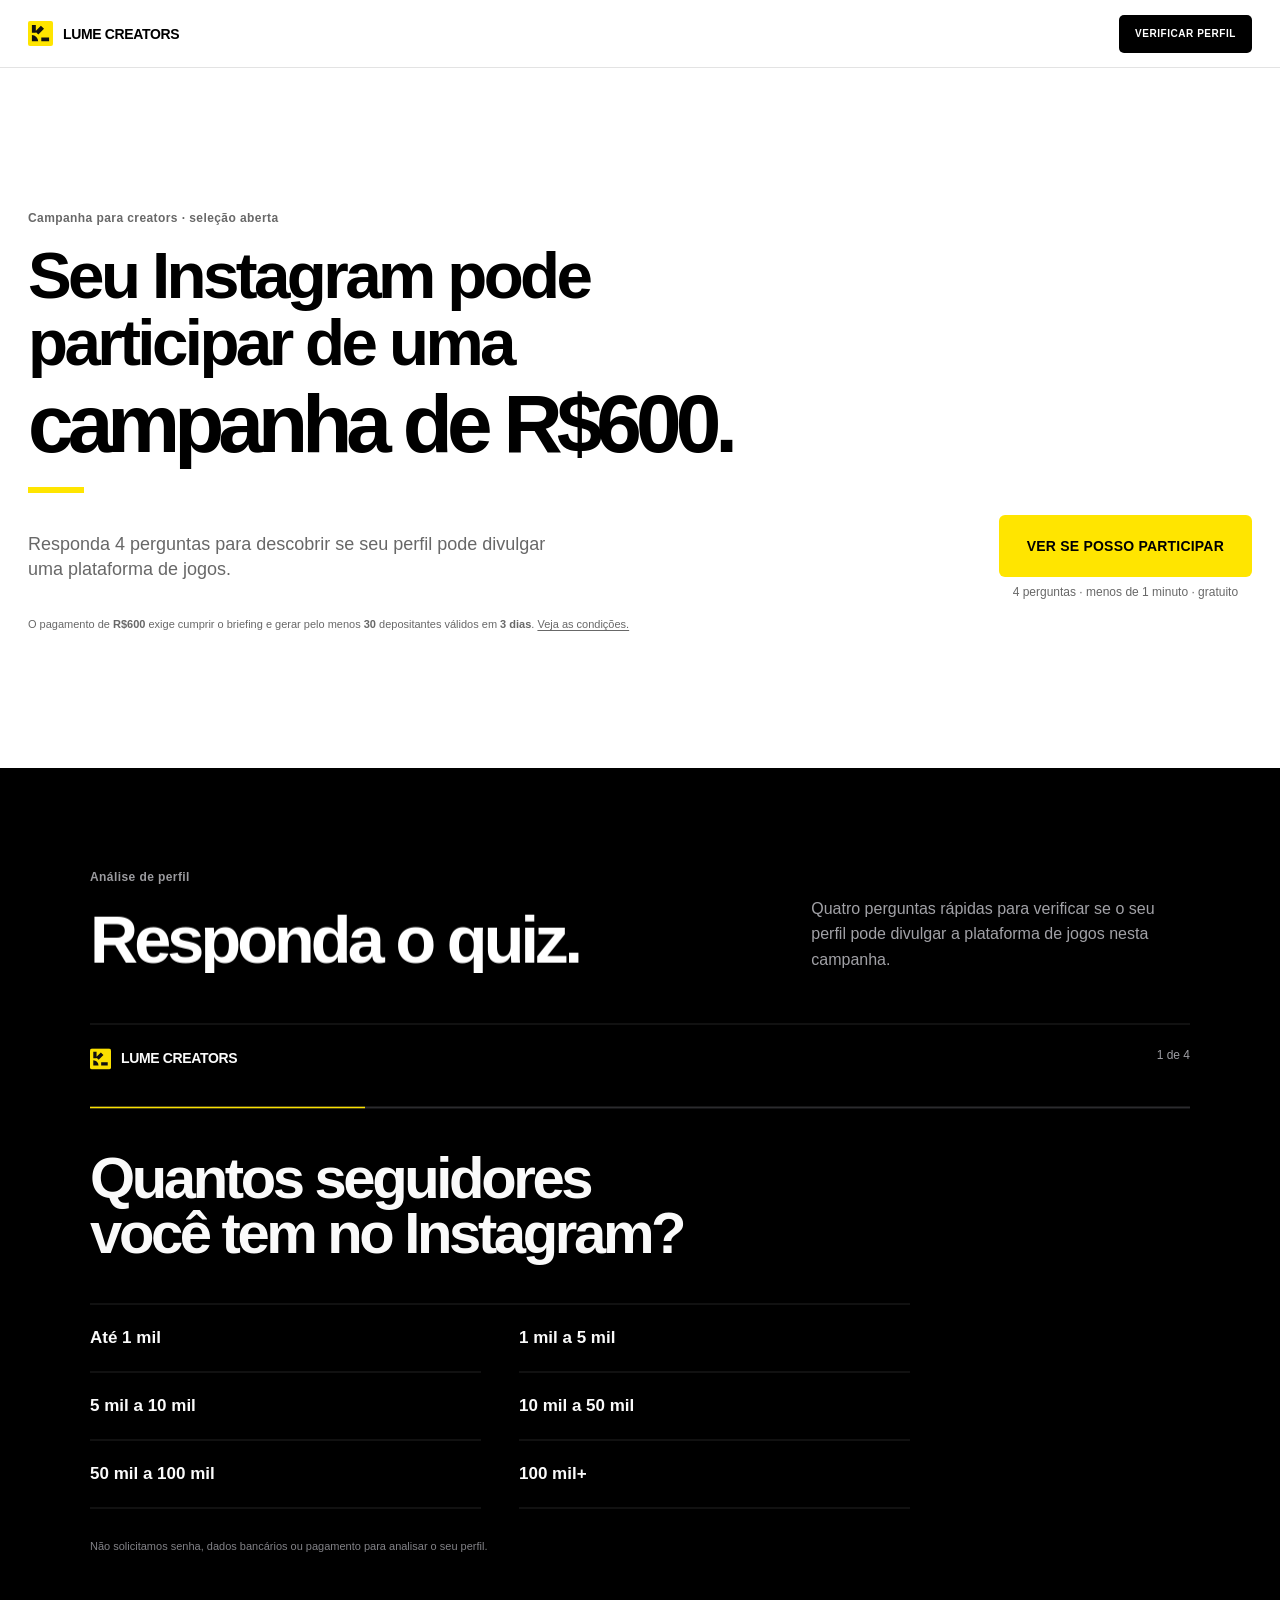
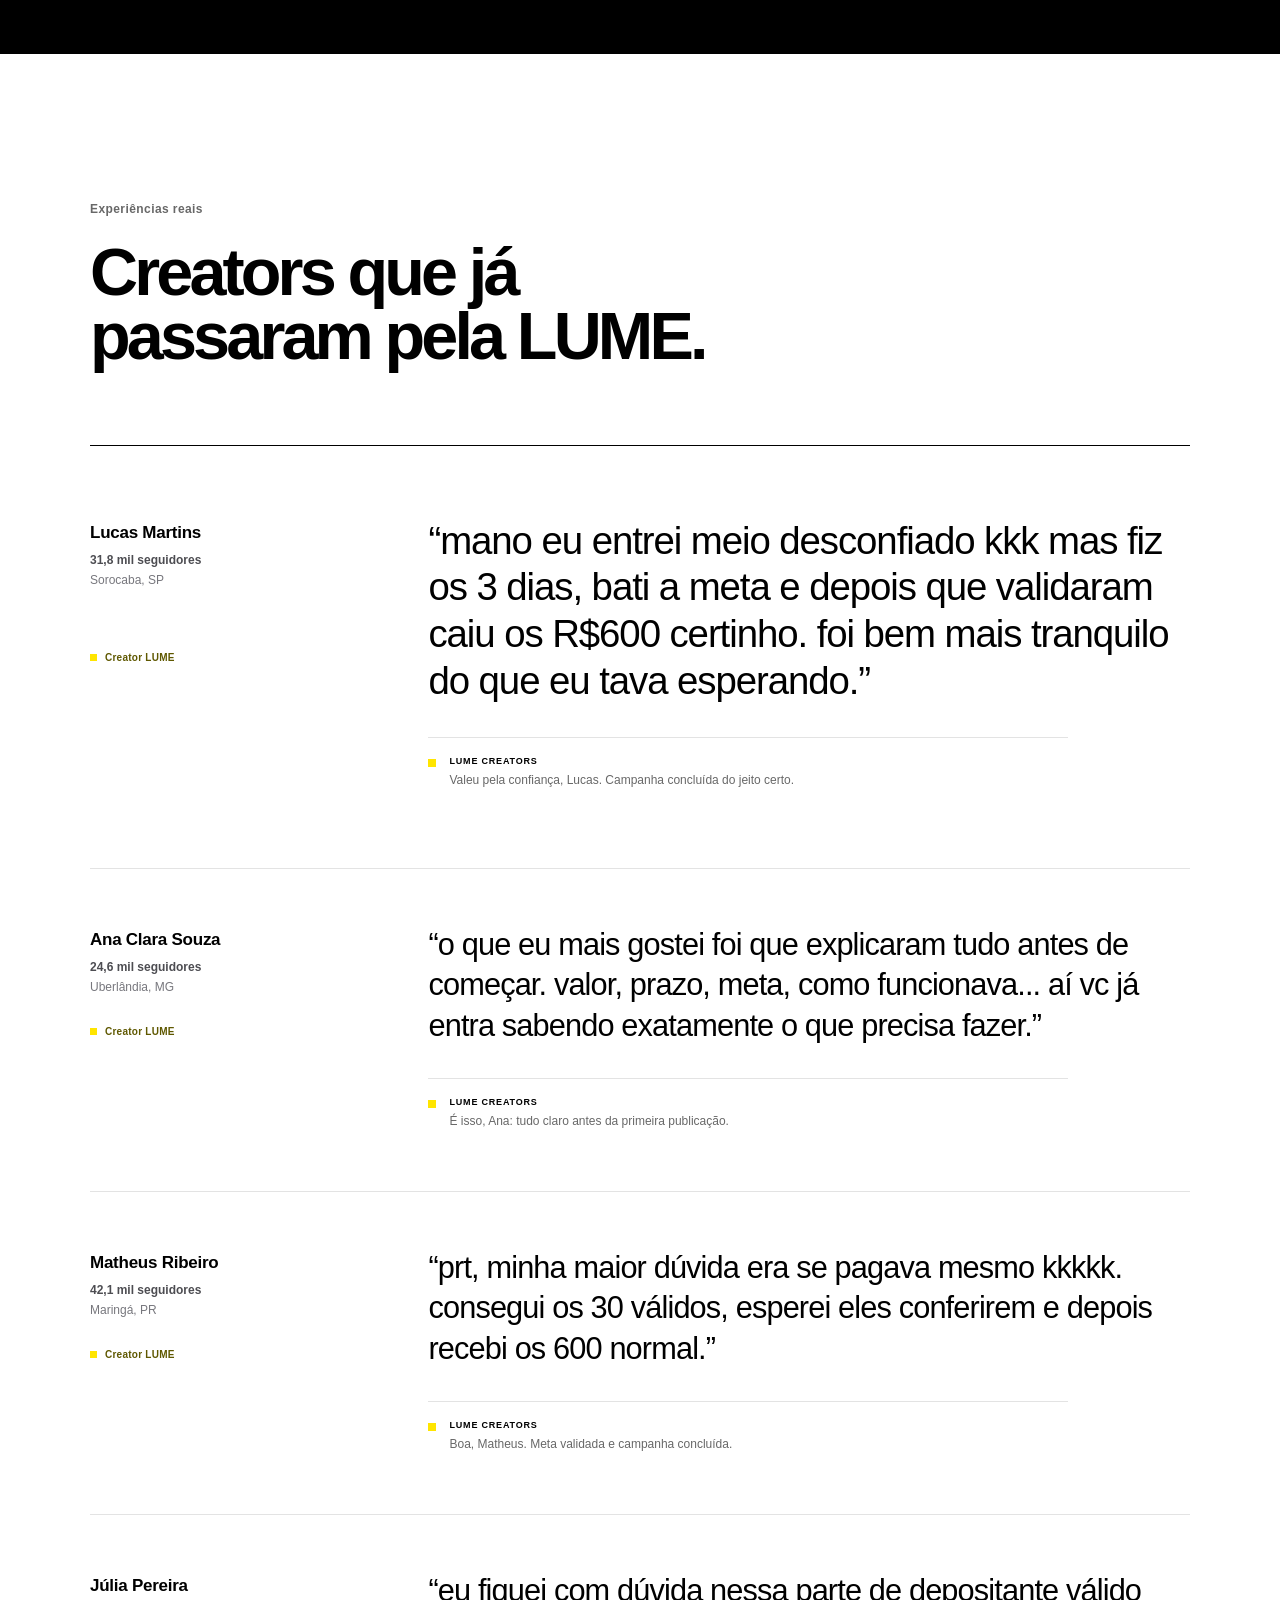
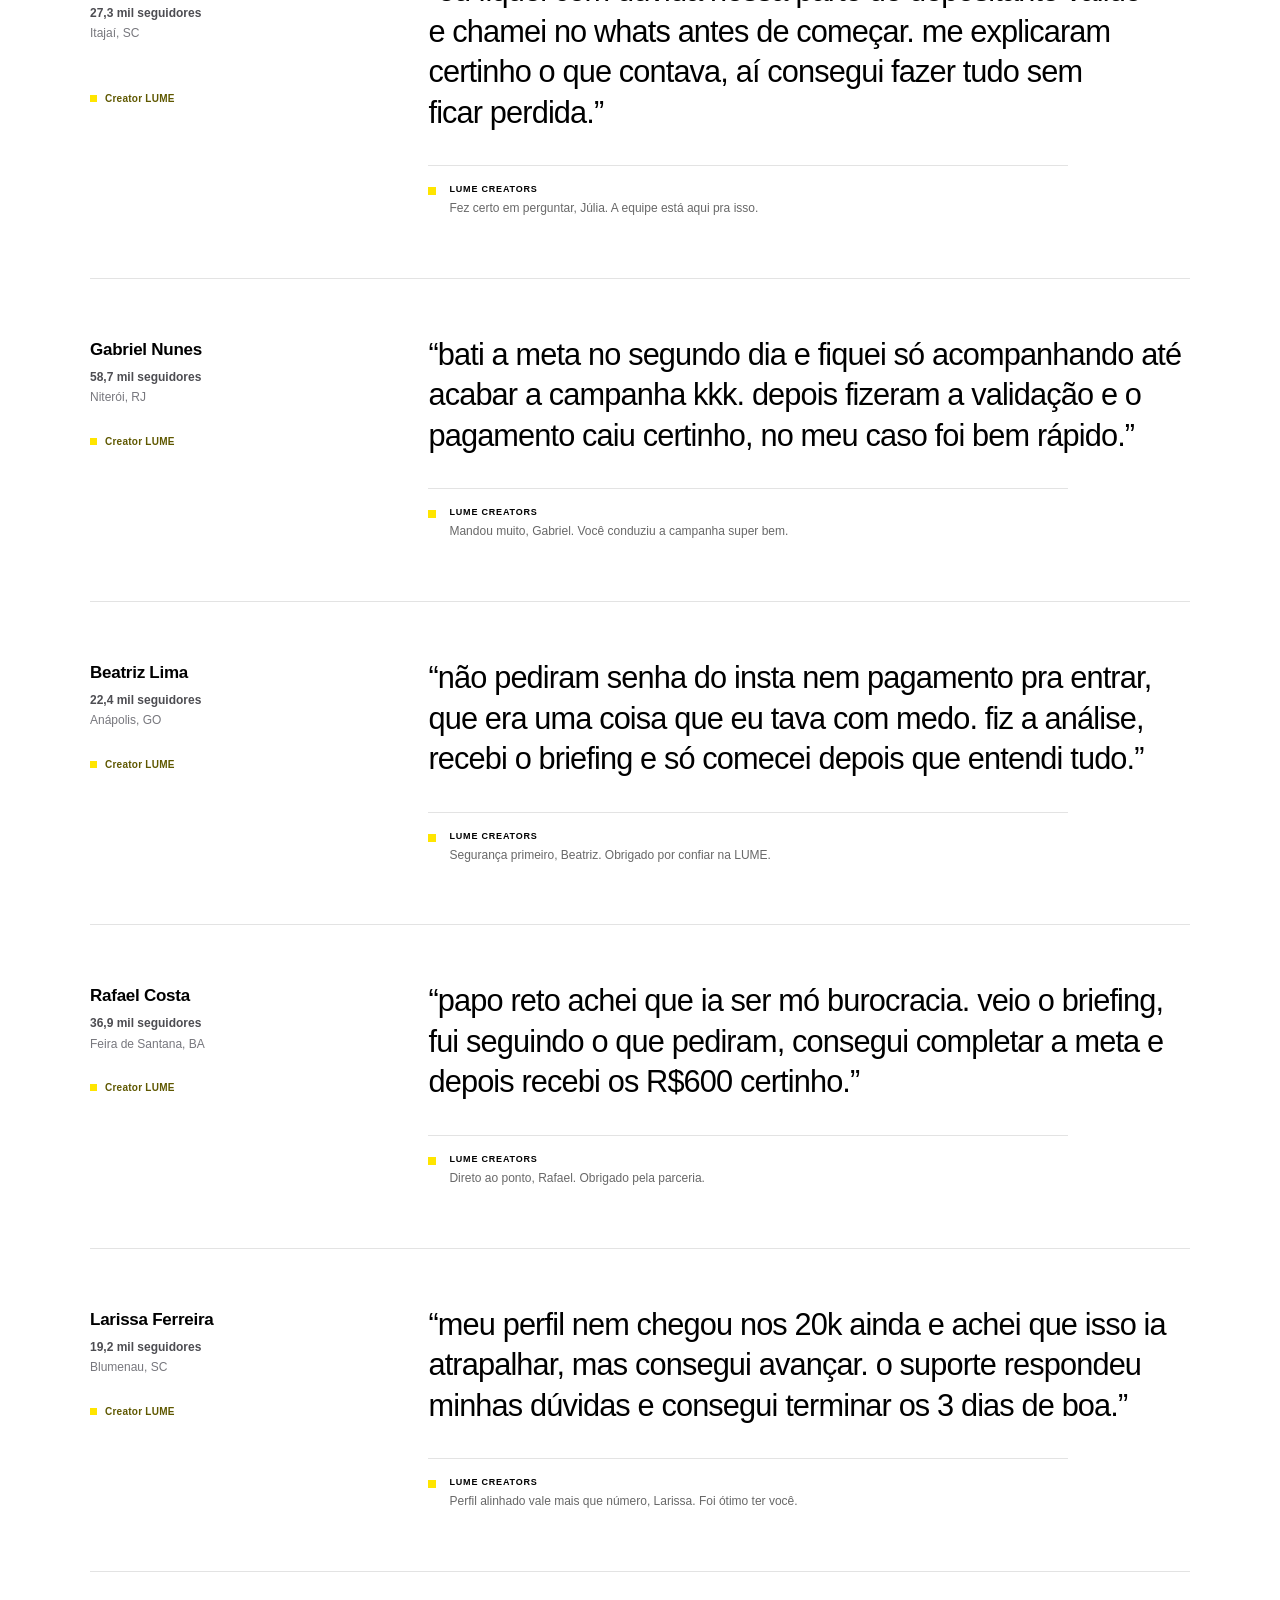
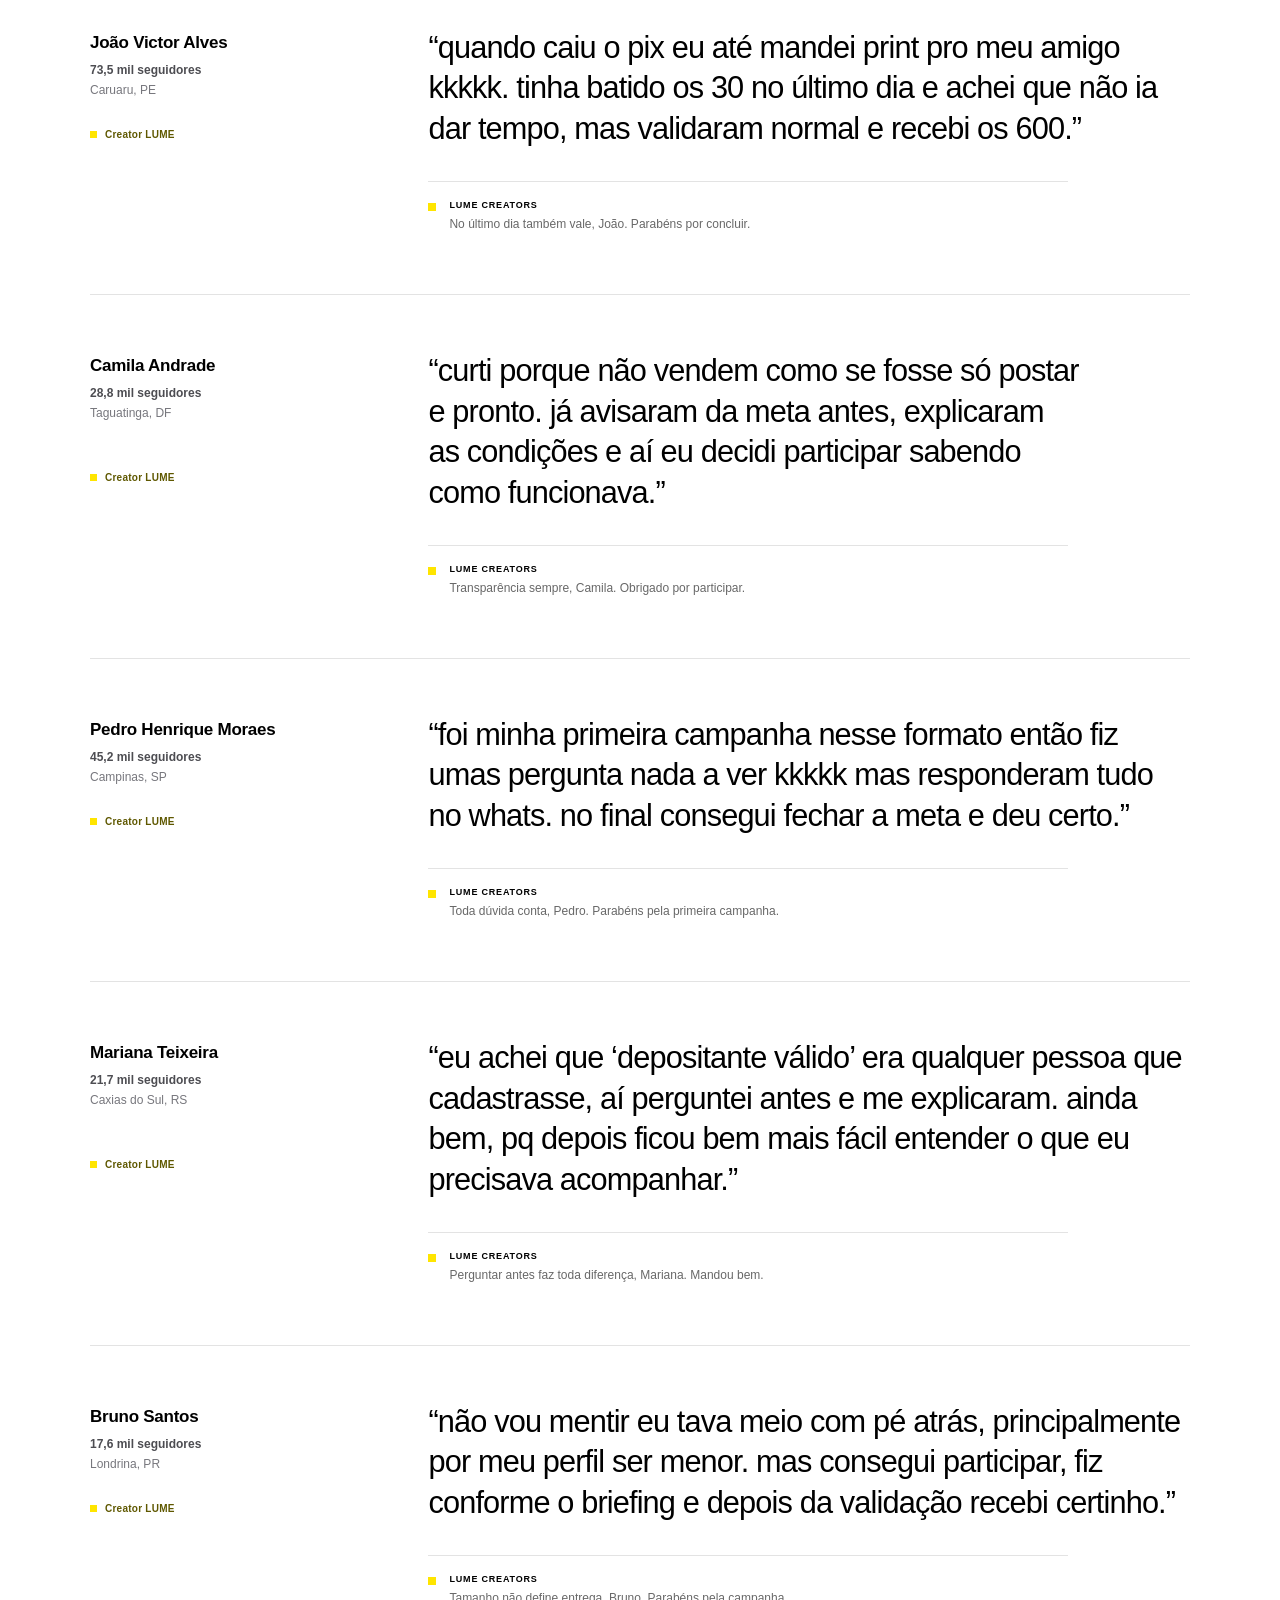
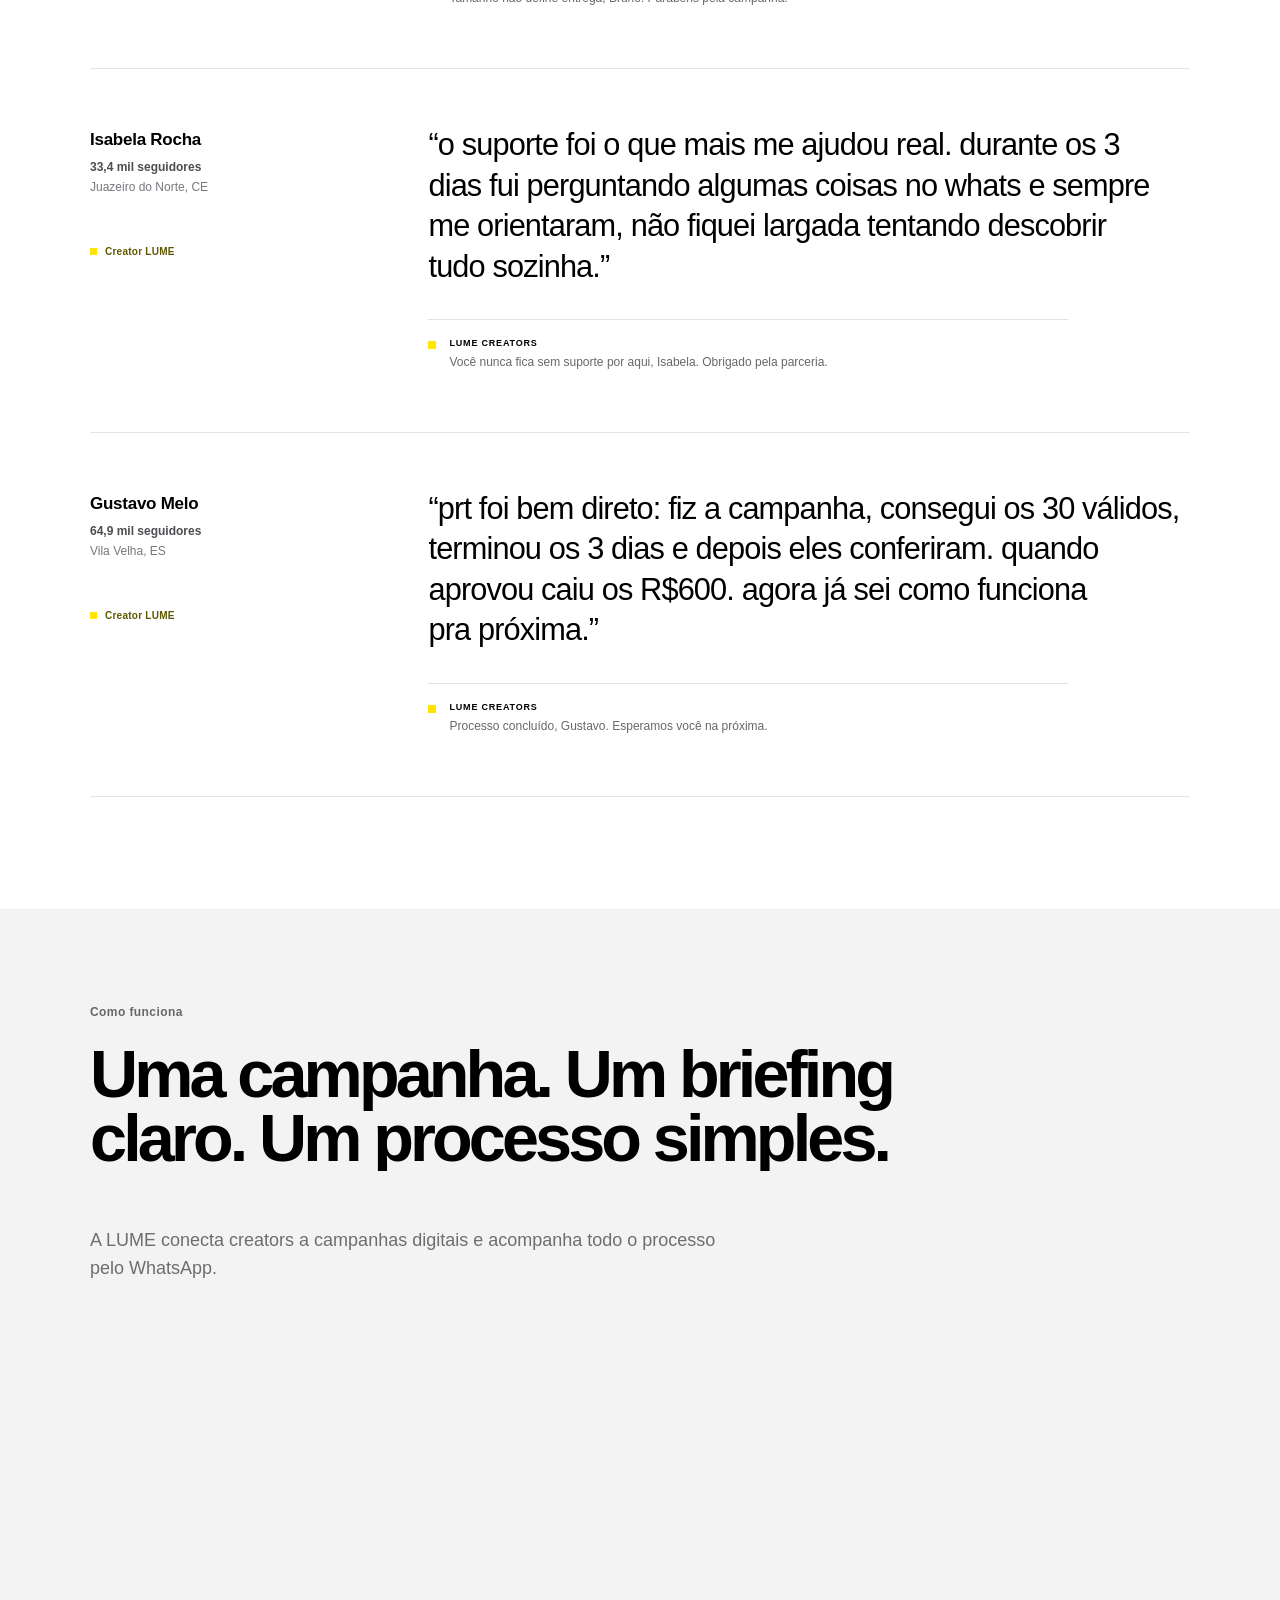
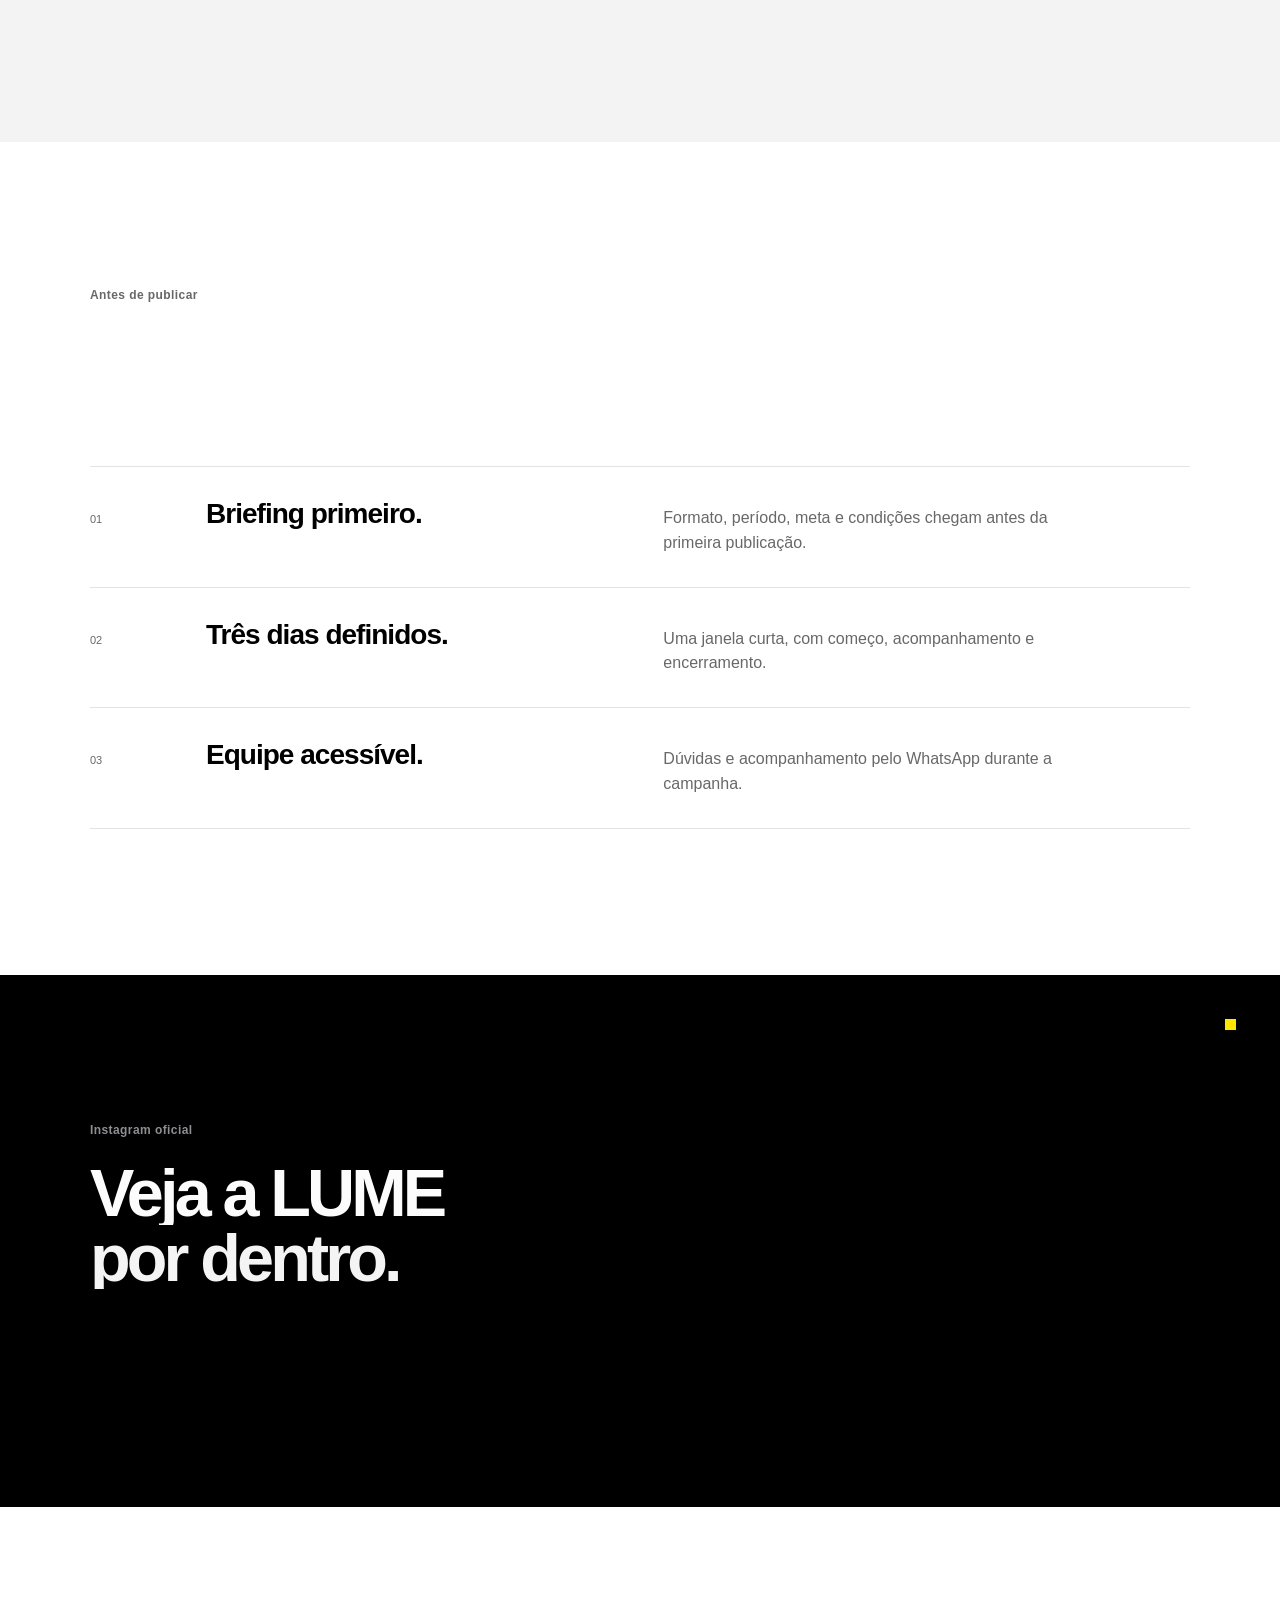
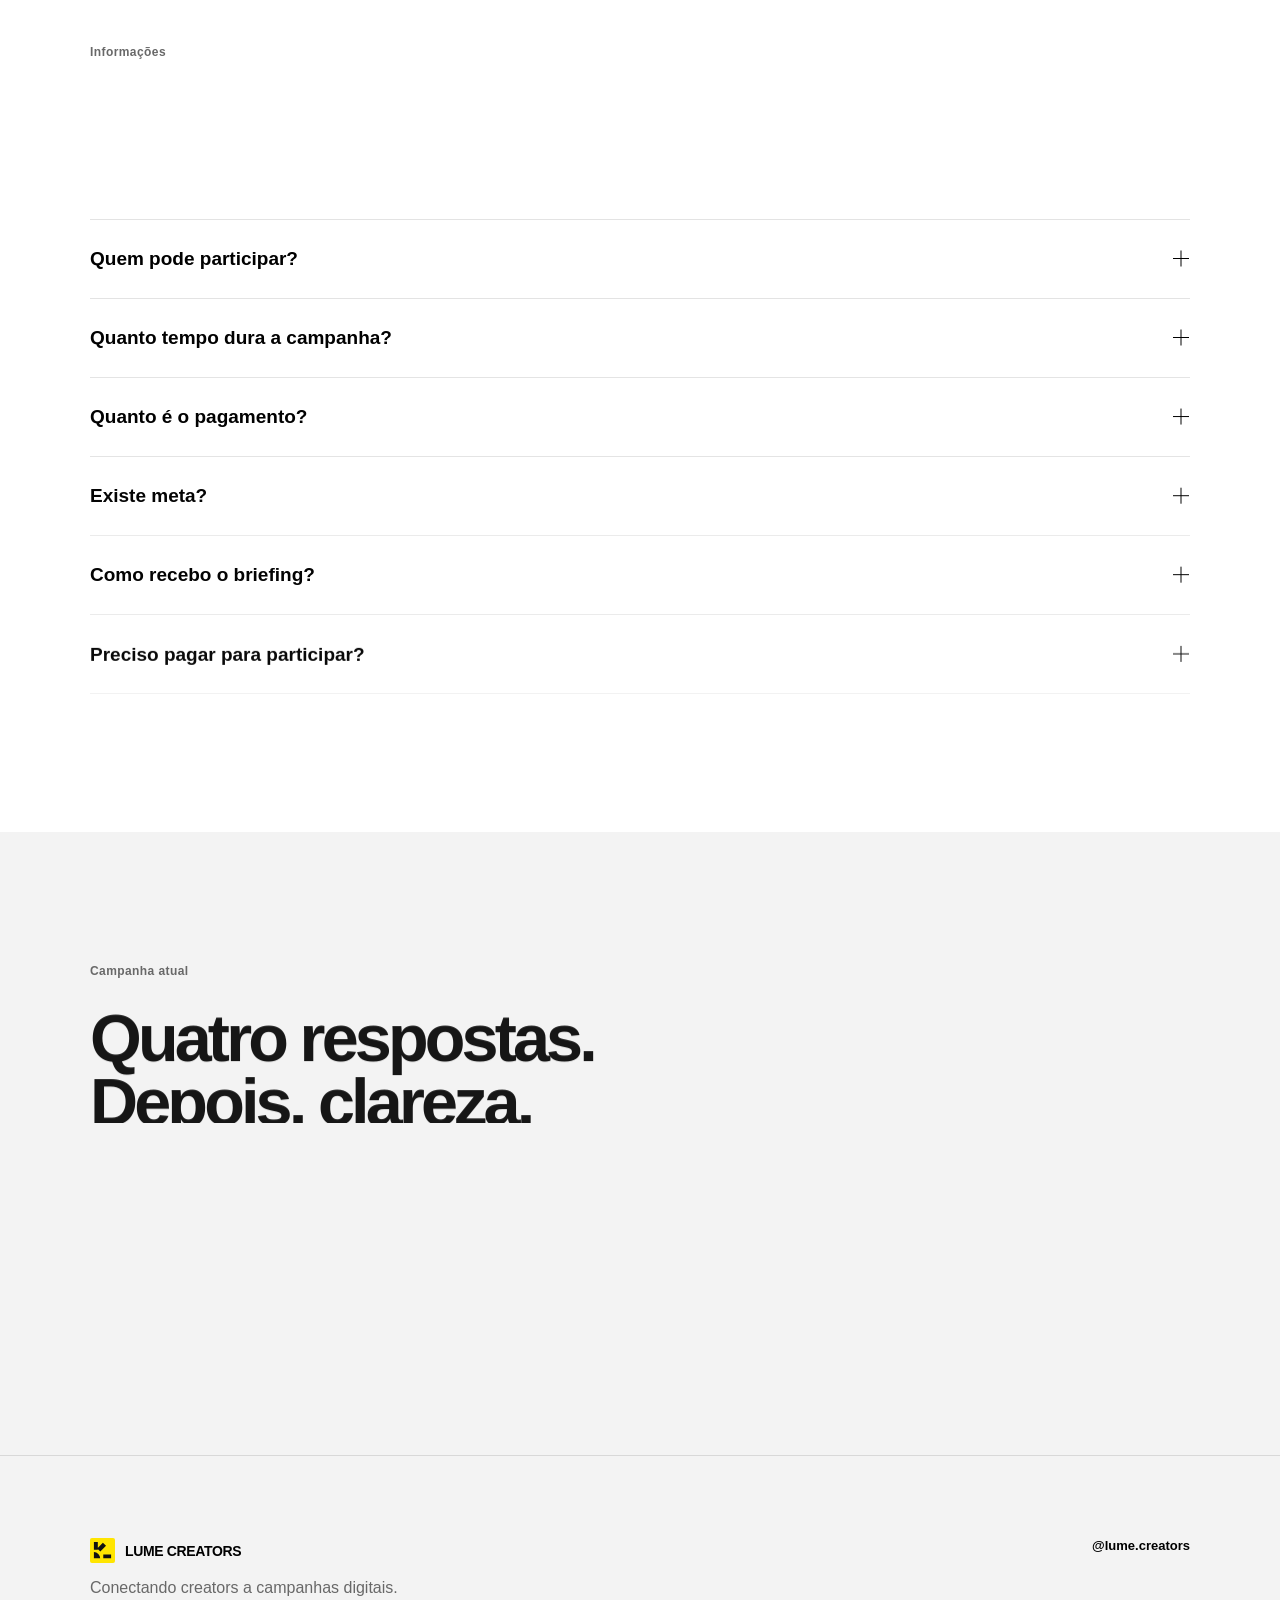
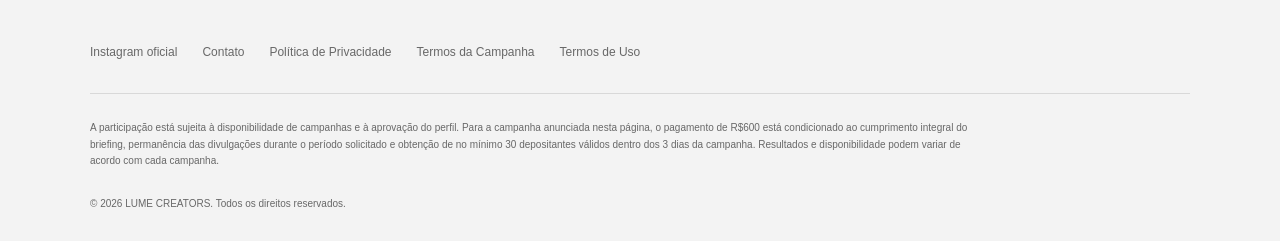
<file: vsl/index.html>
<!doctype html>
<html lang="pt-BR">
<head>
  <meta charset="utf-8">
  <meta name="viewport" content="width=device-width, initial-scale=1">
  <meta name="robots" content="noindex,nofollow">
  <title>Seu briefing — LUME CREATORS</title>
  <link rel="stylesheet" href="/vsl.css?v=1">
  <script src="/vsl.js?v=1" defer></script>
</head>
<body>
  <main class="stage">
    <div class="brand"><span class="mark" aria-hidden="true">L</span> LUME CREATORS <span class="step">ETAPA 02 / 02</span></div>
    <div id="stage-content" hidden>
      <p class="eyebrow"><span class="dot"></span> PERFIL APROVADO</p>
      <h1>Seu perfil foi <em>aprovado.</em></h1>
      <p class="intro">Assista ao briefing para entender os próximos passos da campanha.</p>
      <div class="video-shell" id="video-shell">
        <button class="video-start" id="video-start" type="button"><span aria-hidden="true">▶</span><strong>Assistir briefing</strong></button>
      </div>
      <div class="watch" id="watch" hidden>
        <div class="watch-head"><span id="watch-label">0% assistido</span><span id="watch-time">0:00 / --:--</span></div>
        <div class="track" id="watch-track" role="progressbar" aria-label="Progresso assistido" aria-valuemin="0" aria-valuemax="100" aria-valuenow="0"><i id="watch-fill"></i><span class="threshold"></span></div>
        <div class="watch-foot"><span>Seu próximo passo libera aos 80%</span><div><button id="play" type="button">Pausar</button><button id="mute" type="button">Silenciar</button></div></div>
      </div>
      <p class="unlock" id="unlock">Assista ao vídeo para liberar o contato da equipe.</p>
      <button class="primary" id="briefing" type="button" hidden>RECEBER MEU BRIEFING <span aria-hidden="true">↗</span></button>
      <p class="legal">A participação depende da disponibilidade da campanha e das condições apresentadas no briefing. A análise de perfil é opcional.</p>
    </div>
    <p id="state" role="status">Preparando seu briefing…</p>
  </main>
  <dialog id="offer" aria-labelledby="offer-title">
    <button id="offer-close" class="close" type="button" aria-label="Continuar sem análise">×</button>
    <p class="eyebrow">UM OLHAR PROFISSIONAL SOBRE SEU PERFIL</p>
    <h2 id="offer-title">Descubra como uma agência enxerga o seu Instagram.</h2>
    <p>Receba um diagnóstico personalizado com seus pontos fortes, oportunidades e as primeiras mudanças que faríamos.</p>
    <ul><li>Bio e posicionamento</li><li>Conteúdo e apresentação</li><li>Três mudanças prioritárias</li></ul>
    <strong class="price">R$14,00 <small>pagamento único</small></strong>
    <button id="buy" class="primary" type="button">QUERO MINHA ANÁLISE POR R$14</button>
    <button id="skip" class="skip" type="button">Não quero, continuar para o WhatsApp</button>
    <p id="offer-error" role="alert"></p>
  </dialog>
</body>
</html>
</file>
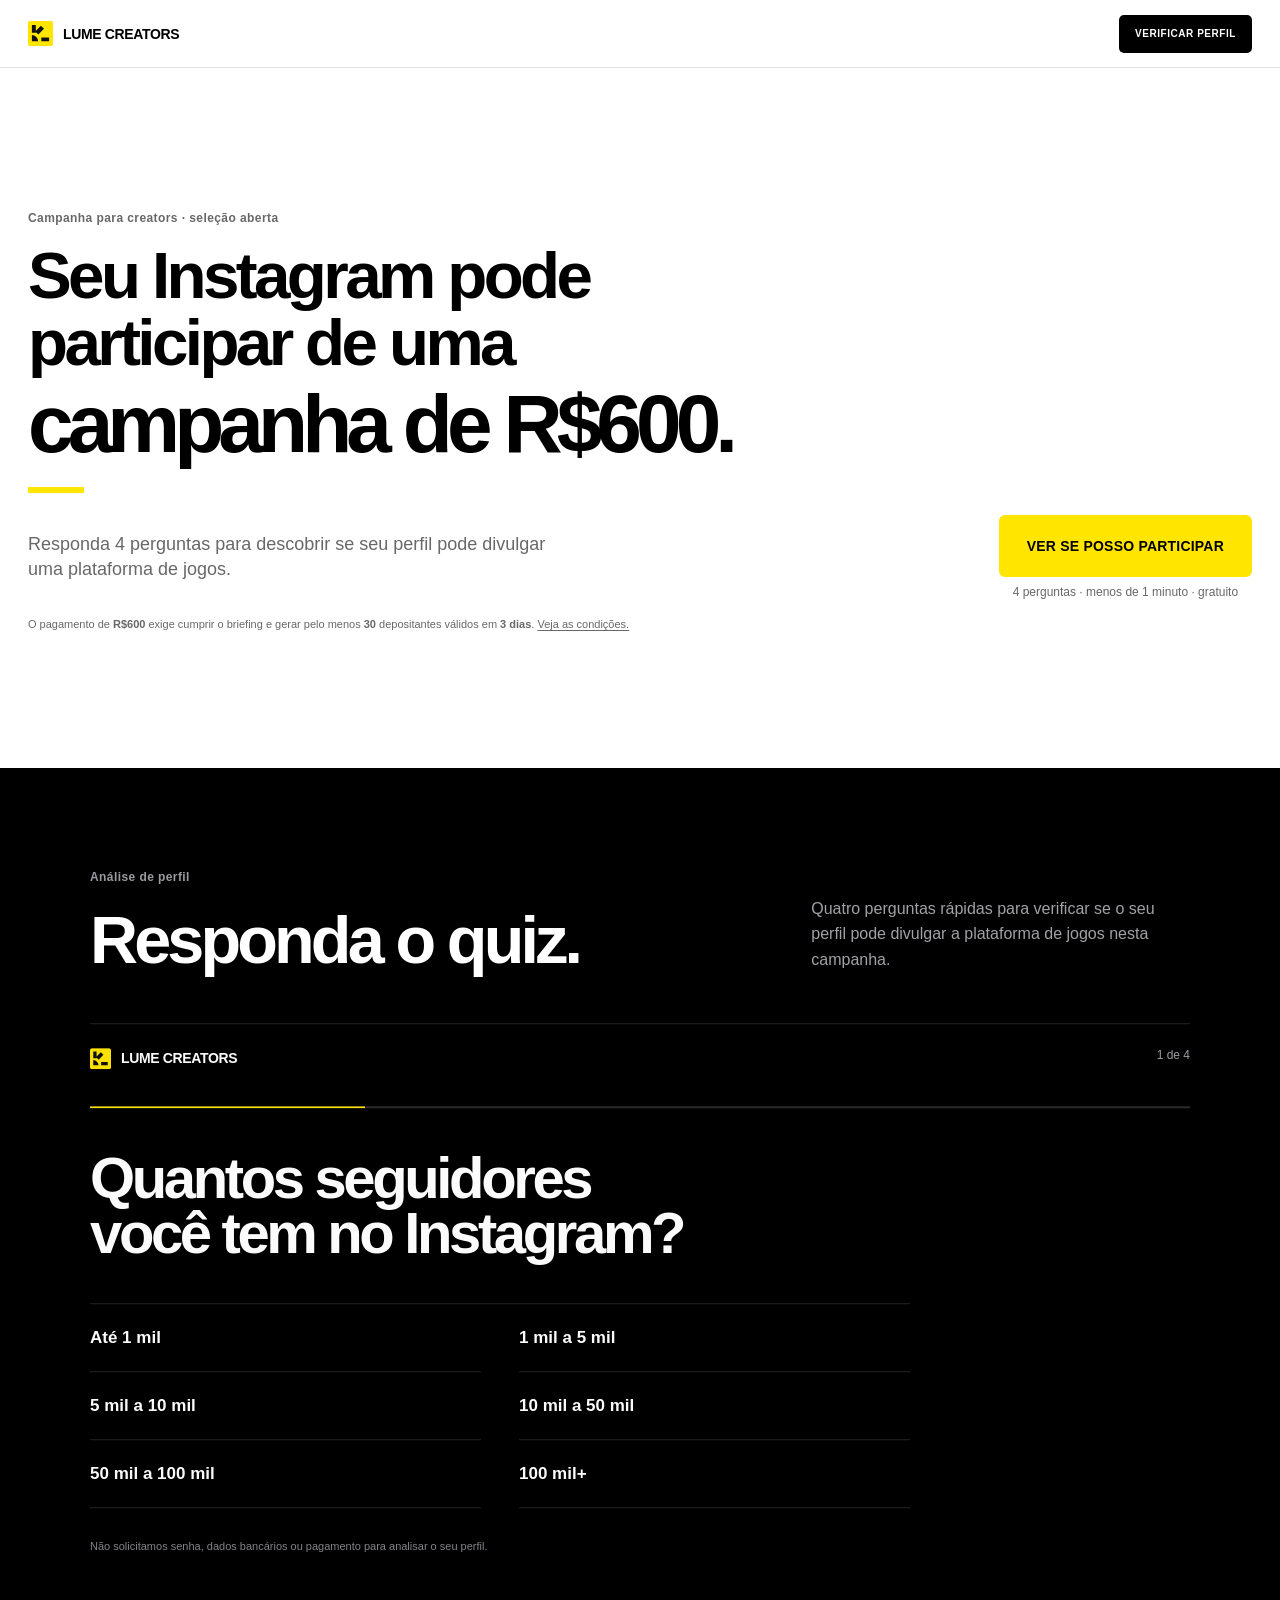
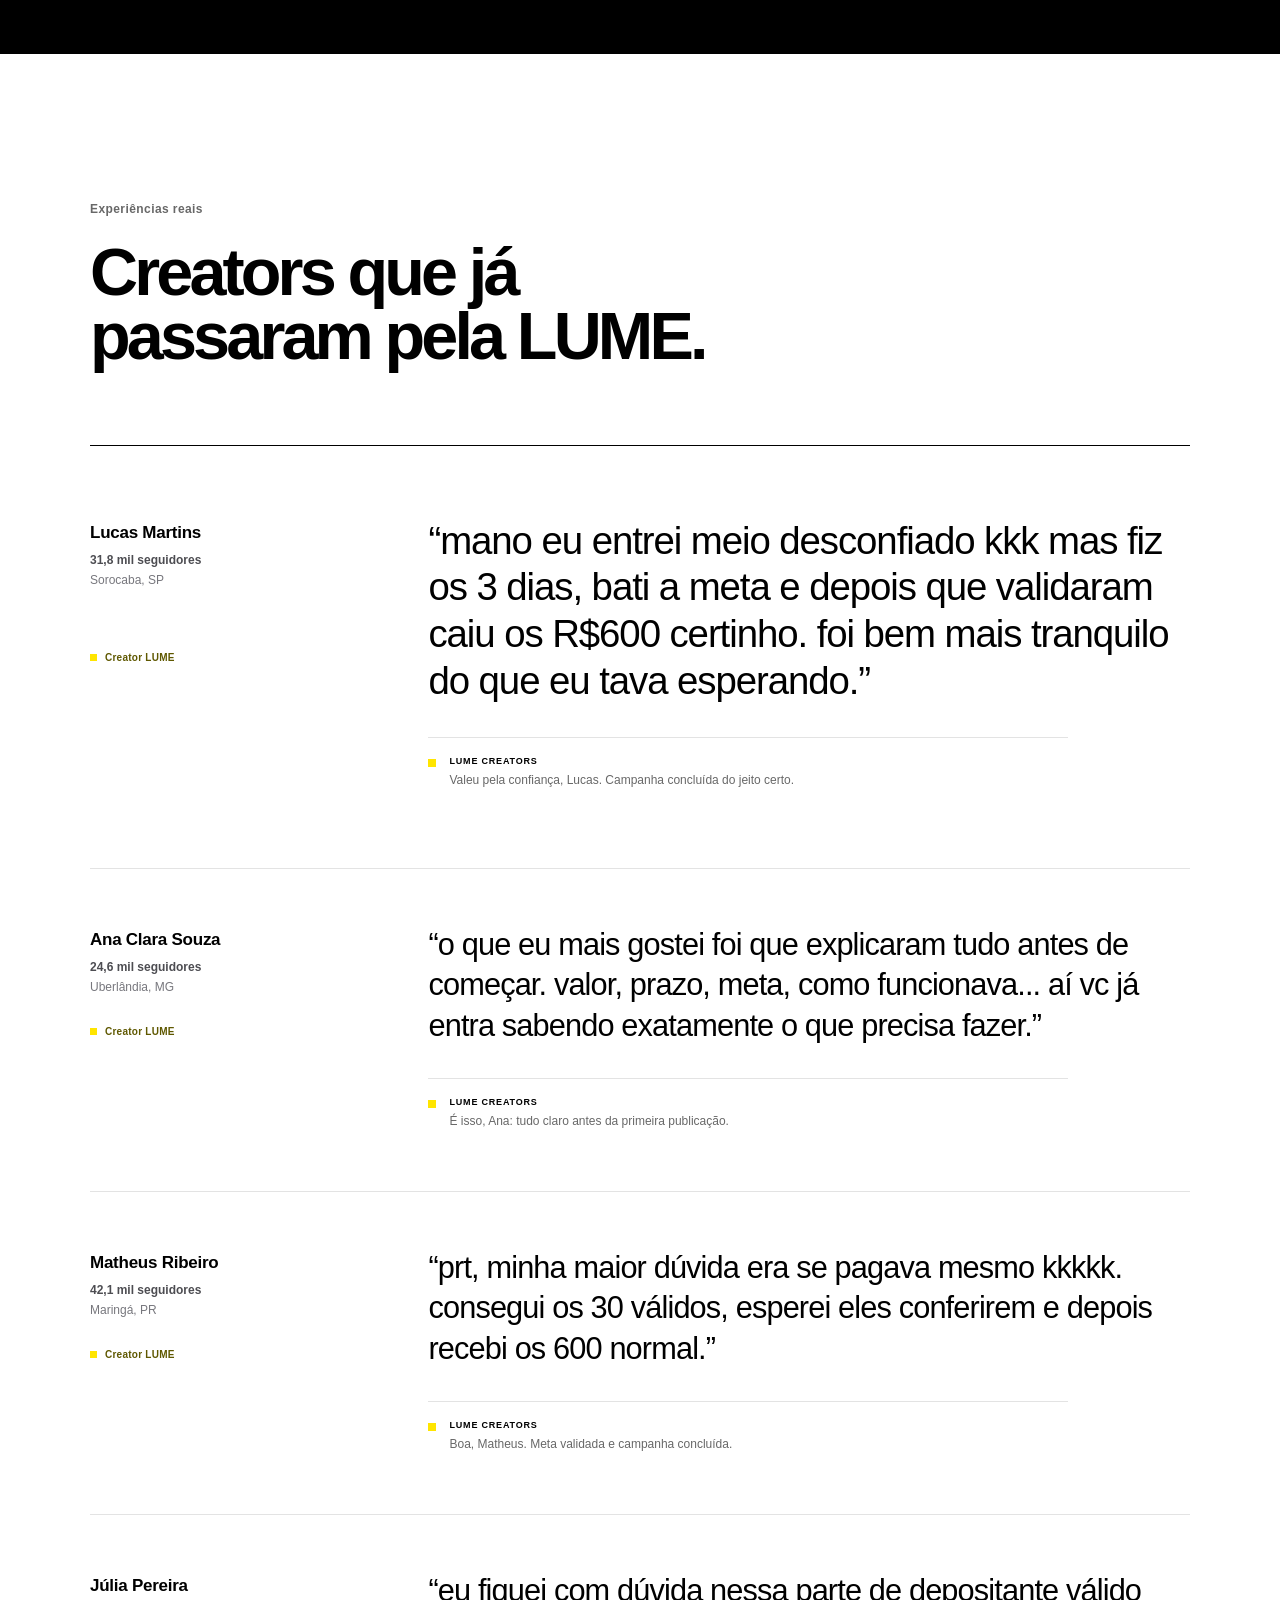
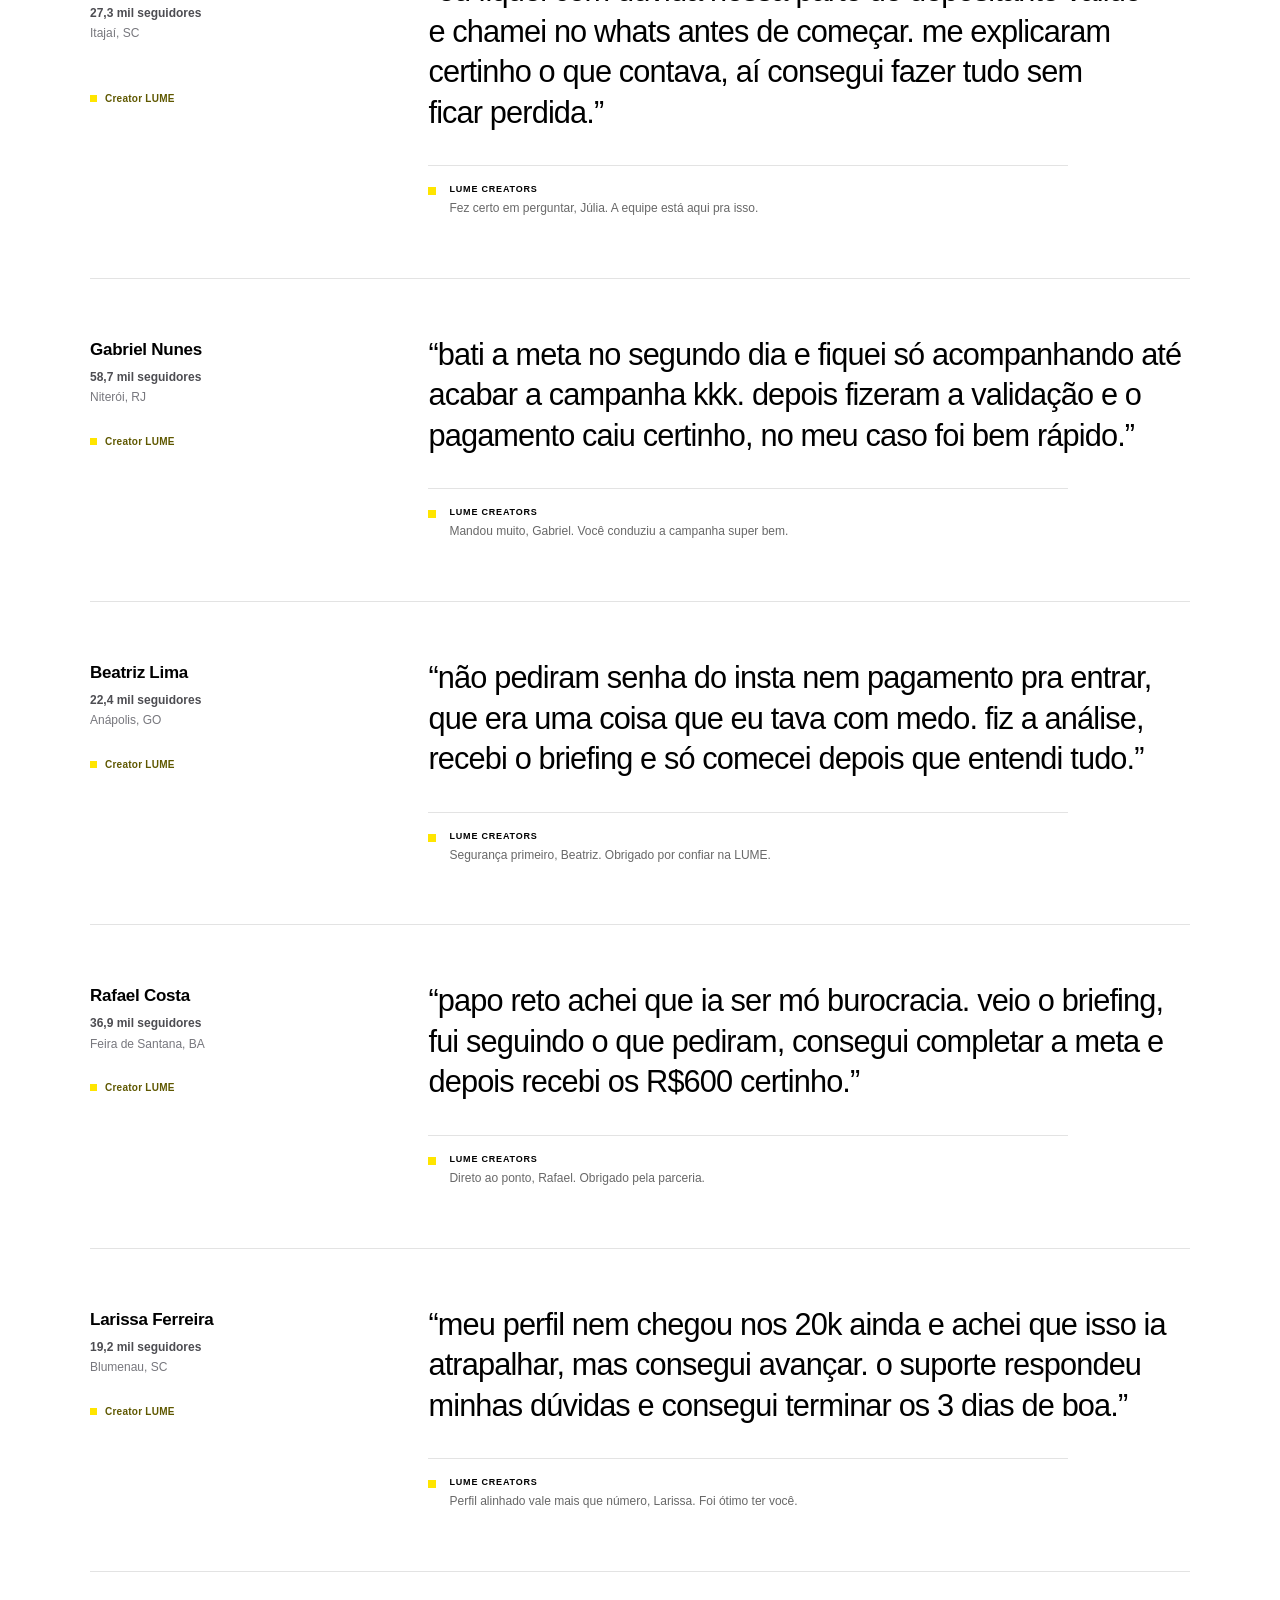
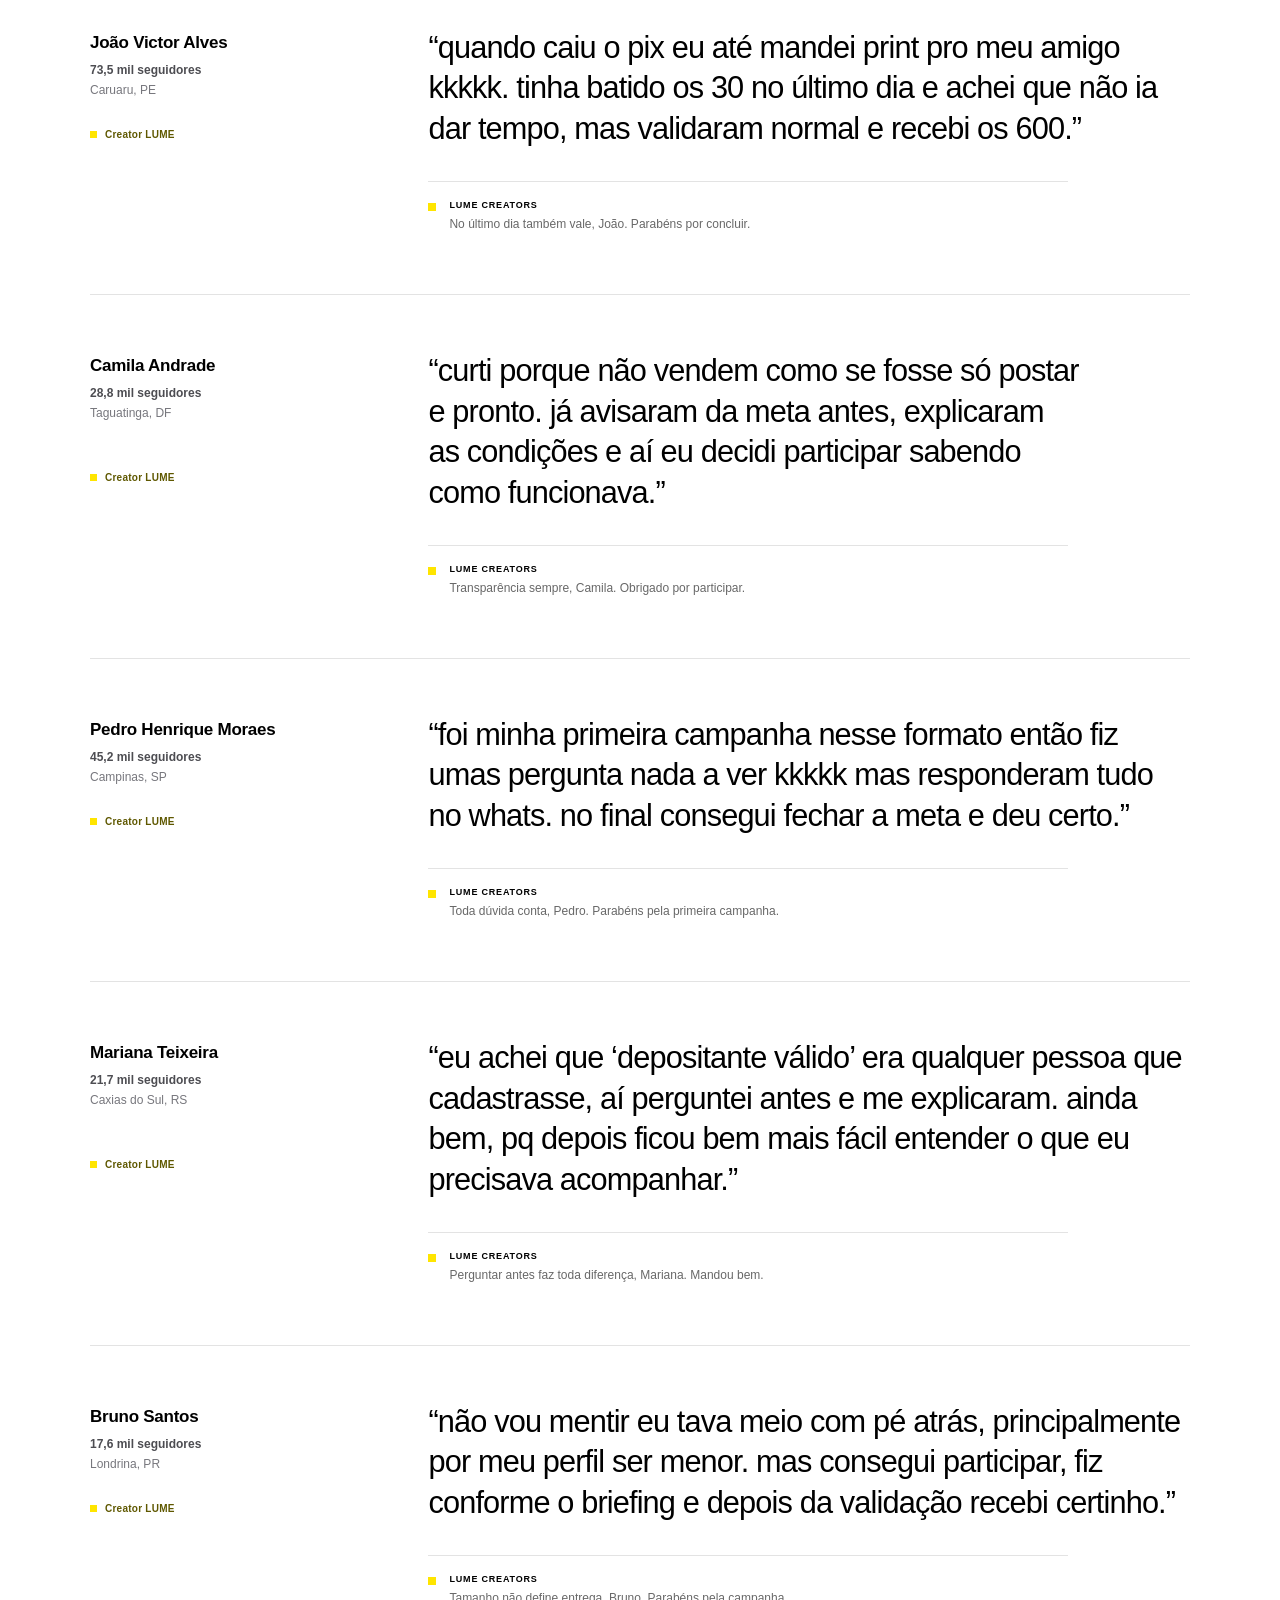
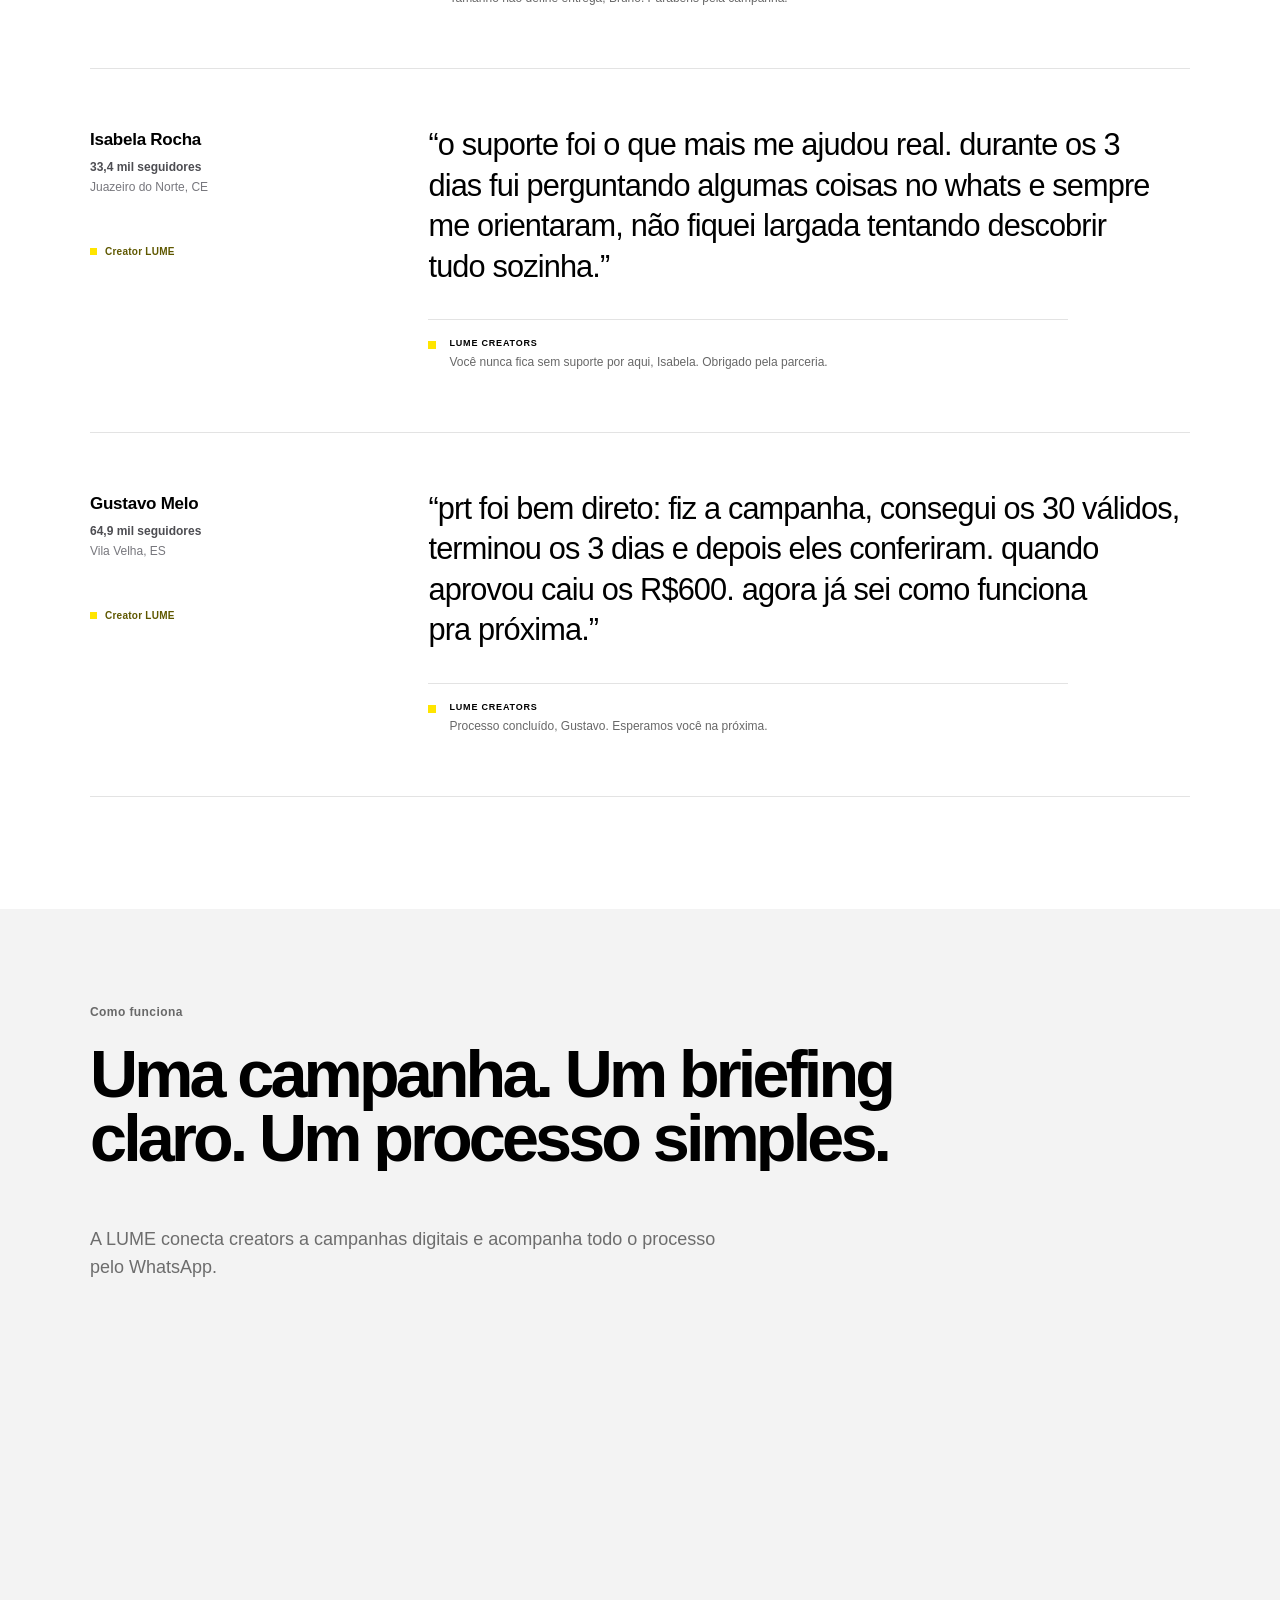
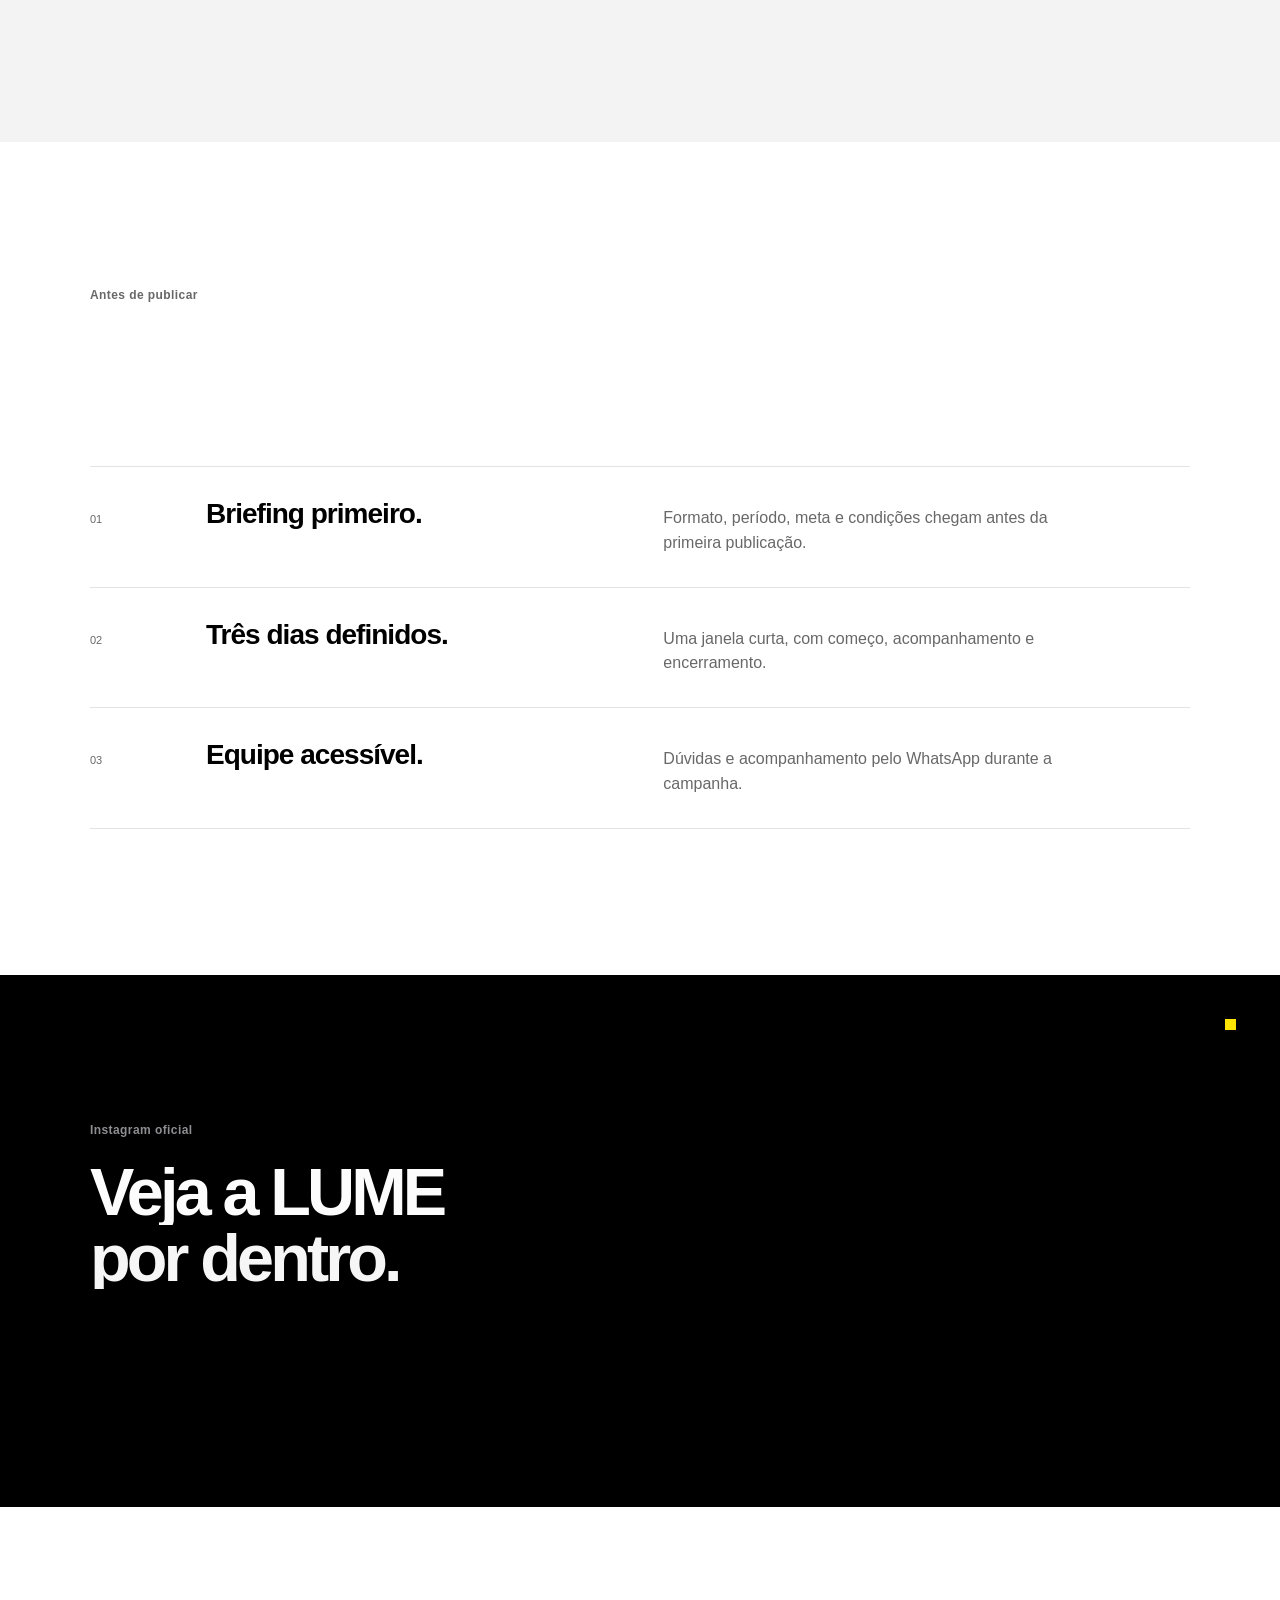
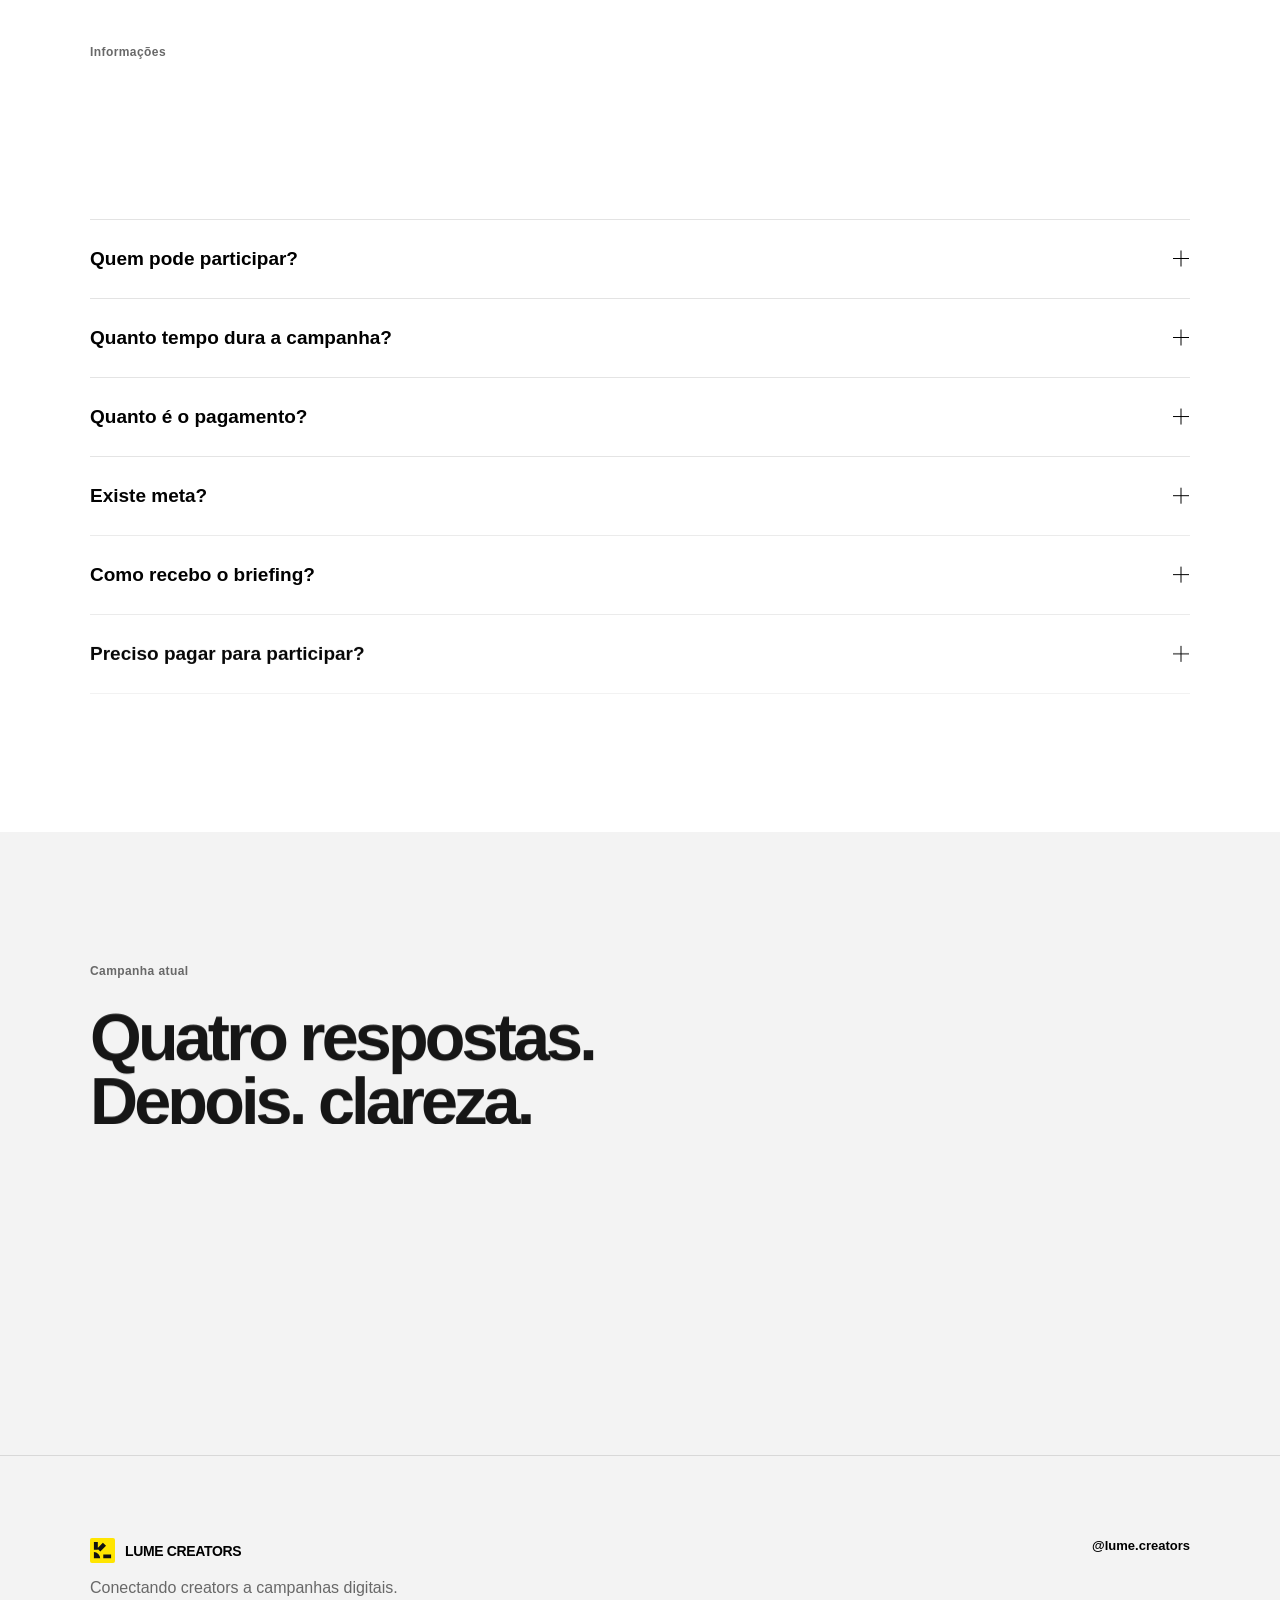
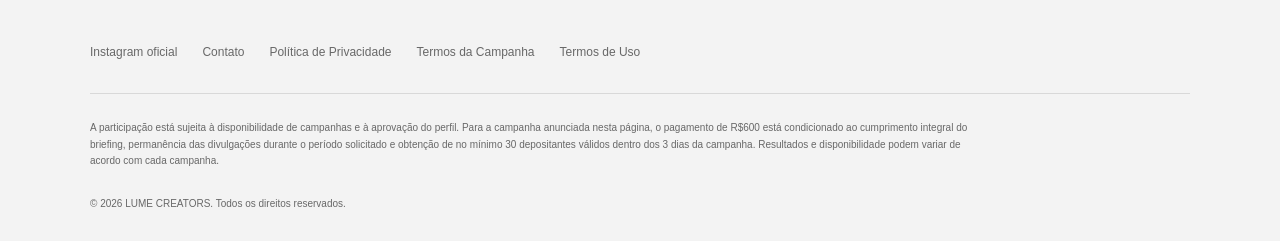
<file: analise/confirmada.html>
<!doctype html><html lang="pt-BR"><head><meta charset="utf-8"><meta name="viewport" content="width=device-width, initial-scale=1"><meta name="robots" content="noindex,nofollow"><title>Sua análise — LUME CREATORS</title><link rel="stylesheet" href="/vsl.css?v=1"><script src="/confirmed.js?v=1" defer></script></head><body><main class="stage"><div class="brand"><span class="mark">L</span> LUME CREATORS</div><p class="eyebrow">ANÁLISE DE PERFIL</p><h1 id="title">Estamos confirmando seu pagamento.</h1><p class="intro" id="description">A confirmação depende da Zuptos. Você pode falar com nossa equipe enquanto aguardamos.</p><button class="primary" id="contact" type="button">CHAMAR NO WHATSAPP ↗</button><p class="legal">Esta página não confirma pagamento por si só. Apenas uma confirmação autenticada do provedor atualiza o pedido.</p></main></body></html>
</file>
<file: styles.css>
:root {
  --ink: #000000;
  --muted: #686868;
  --line: rgba(0, 0, 0, .11);
  --line-dark: rgba(255, 255, 255, .14);
  --surface: #f3f3f3;
  --yellow: #ffe500;
  --white: #ffffff;
  --max: 1240px;
  --content: 1100px;
  --ease: cubic-bezier(.22, .8, .28, 1);
}

* { box-sizing: border-box; }
html { scroll-behavior: smooth; }
body { margin: 0; overflow-x: hidden; background: var(--white); color: var(--ink); font-family: Aptos, "Helvetica Neue", Arial, sans-serif; -webkit-font-smoothing: antialiased; }
body.locked { overflow: hidden; }
button, input, textarea, select { font: inherit; }
button { border: 0; cursor: pointer; }
a { color: inherit; text-decoration: none; }
svg { fill: none; stroke: currentColor; stroke-width: 1.7; stroke-linecap: round; stroke-linejoin: round; }
.skip-link { position: fixed; left: 20px; top: -80px; z-index: 999; padding: 11px 16px; border-radius: 8px; background: var(--ink); color: var(--white); }
.skip-link:focus { top: 20px; }
.shell { width: min(calc(100% - 56px), var(--max)); margin-inline: auto; }
.content-shell { width: min(calc(100% - 56px), var(--content)); margin-inline: auto; }
.narrow { max-width: 760px; }
.surface { background: var(--surface); }

.site-header { position: sticky; top: 0; z-index: 50; height: 68px; background: rgba(255, 255, 255, .96); border-bottom: 1px solid var(--line); backdrop-filter: blur(14px); transition: background-color .35s ease, border-color .35s ease, box-shadow .35s ease; }
.site-header.is-scrolled { background: rgba(255, 255, 255, .9); border-color: rgba(0, 0, 0, .08); box-shadow: 0 10px 34px rgba(0, 0, 0, .045); }
.header-inner { height: 100%; display: flex; align-items: center; gap: 34px; }
.brand { display: inline-flex; align-items: center; gap: 10px; font-size: 14px; font-weight: 720; letter-spacing: -.025em; }
.brand::before { content: ""; width: 25px; height: 25px; flex: 0 0 25px; border-radius: 2px; background-color: var(--yellow); background-image: url("data:image/svg+xml,%3Csvg xmlns='http://www.w3.org/2000/svg' viewBox='0 0 32 32'%3E%3Crect width='32' height='32' fill='%23ffe500'/%3E%3Cpath d='M5 5h5v10H5zM16.5 6l4 4-7.3 7.3-4-4zM17 21h10v5H17zM5 26V18a8 8 0 0 1 8 8z' fill='%23111111'/%3E%3C/svg%3E"); background-size: cover; transition: transform .35s var(--ease); }
.site-header.is-scrolled .brand::before { transform: scale(.9); }
.desktop-nav { display: flex; align-items: center; gap: 28px; margin-left: auto; font-size: 13px; color: #424245; }
.desktop-nav a, .footer-links a, .footer-links button { transition: opacity .2s ease; }
.desktop-nav a:hover, .footer-links a:hover, .footer-links button:hover { opacity: .55; }

.button { position: relative; min-height: 52px; display: inline-flex; align-items: center; justify-content: center; overflow: hidden; isolation: isolate; padding: 0 25px; border-radius: 6px; background: var(--ink); color: var(--white); font-size: 12px; font-weight: 720; letter-spacing: .055em; text-transform: uppercase; transition: transform .25s var(--ease), background .25s ease, color .25s ease, opacity .25s ease; }
.button:hover { transform: translateY(-2px); }
.button:active { transform: scale(.985); transition-duration: .12s; }
.motion-sheen { position: absolute; inset: -45% auto -45% -28%; z-index: 1; width: 22%; pointer-events: none; opacity: 0; background: linear-gradient(90deg, transparent, rgba(255, 255, 255, .2), transparent); transform: translate3d(-220%, 0, 0) skewX(-16deg); }
.button:focus-visible, a:focus-visible, input:focus-visible, .faq-question:focus-visible { outline: 3px solid rgba(255, 229, 0, .72); outline-offset: 3px; }
.button-small { min-height: 38px; padding: 0 16px; border-radius: 5px; font-size: 10px; }
.button-light { background: var(--white); color: var(--ink); }
.button-light:hover { background: var(--yellow); }
.button-outline { background: transparent; color: var(--ink); box-shadow: inset 0 0 0 1px var(--ink); }

.eyebrow, .approved-kicker { margin: 0 0 24px; color: var(--muted); font-size: 12px; font-weight: 620; letter-spacing: .035em; line-height: 1.2; text-transform: none; }
h1, h2, h3, p { margin-top: 0; }
h1, h2, h3 { text-wrap: balance; }
h1, h2, h3 { font-family: "Aptos Display", Aptos, "Helvetica Neue", Arial, sans-serif; }
h1 { max-width: 1180px; margin: 0; font-size: clamp(78px, 8.5vw, 118px); font-weight: 700; letter-spacing: -.072em; line-height: .9; }
h1 > [data-content="heroTitle"] { display: block; max-width: 1020px; font-size: .72em; font-weight: 620; letter-spacing: -.055em; line-height: .98; }
h1 em { display: block; margin-top: .08em; color: var(--ink); font-style: normal; }
h1 em::after { content: ""; display: block; width: 56px; height: 6px; margin-top: 34px; background: var(--yellow); transform: scaleX(var(--hero-rule-scale, 1)); transform-origin: left center; }
.hero-amount-inline { display: inline-block; }
h2 { font-size: clamp(42px, 5.2vw, 68px); font-weight: 680; letter-spacing: -.058em; line-height: .96; }
h3 { letter-spacing: -.035em; }

.hero { width: min(calc(100% - 56px), var(--max)); min-height: calc(100svh - 68px); display: flex; align-items: center; margin-inline: auto; padding: clamp(88px, 10vw, 132px) 0 72px; }
.hero-copy { width: 100%; }
.hero-bottom { position: relative; display: grid; grid-template-columns: minmax(0, 1.12fr) minmax(300px, .68fr); gap: 88px; align-items: end; margin-top: 30px; padding-top: 26px; }
.hero-bottom::before { content: ""; position: absolute; left: 0; top: 0; width: 100%; height: 1px; background: var(--line); transform: scaleX(var(--hero-divider-scale, 1)); transform-origin: left center; }
.hero-lede { max-width: 680px; margin: 0; color: var(--muted); font-size: clamp(18px, 1.7vw, 21px); line-height: 1.48; }
.hero-actions { display: flex; align-items: center; justify-content: flex-end; gap: 16px; }
.hero-actions span { color: var(--muted); font-size: 12px; white-space: nowrap; }
.hero-actions .button:hover { background: var(--yellow); color: var(--ink); transform: scale(1.01); }
.hero-disclosure { display: flex; justify-content: space-between; gap: 40px; margin-top: 24px; color: var(--muted); font-size: 11px; line-height: 1.55; }
.hero-disclosure span:last-child { max-width: 580px; text-align: right; }

.inline-quiz { padding: clamp(86px, 8vw, 112px) 0; background: var(--ink); color: var(--white); scroll-margin-top: 68px; }
.inline-quiz .eyebrow { color: #9b9b9f; }
.funnel-heading { display: grid; grid-template-columns: minmax(0, 1.25fr) minmax(280px, .75fr); align-items: end; gap: 90px; margin-bottom: 50px; }
.funnel-heading h2 { margin: 0; }
.funnel-heading > p { max-width: 420px; margin: 0; color: #a1a1a6; font-size: 16px; line-height: 1.6; }
.quiz-card { position: relative; width: 100%; padding-top: 24px; border-top: 1px solid var(--line-dark); }
.quiz-card-top { height: 58px; display: flex; align-items: flex-start; justify-content: space-between; gap: 24px; }
.quiz-card .brand::before { width: 21px; height: 21px; flex-basis: 21px; }
.quiz-counter { color: #a1a1a6; font-size: 12px; }
.quiz-progress { height: 2px; overflow: hidden; background: #2c2c2f; }
.quiz-progress i { display: block; width: 25%; height: 100%; background: var(--yellow); transition: width .3s var(--ease); }
.quiz-stage { min-height: 370px; display: grid; align-items: center; padding: 42px 0 32px; }
.question-panel { width: min(100%, 820px); }
.question-panel h2 { max-width: 760px; margin-bottom: 42px; color: var(--white); font-size: clamp(38px, 5vw, 58px); }
.option-list { display: grid; grid-template-columns: repeat(2, minmax(0, 1fr)); gap: 0 38px; border-top: 1px solid var(--line-dark); }
.quiz-option { position: relative; min-height: 68px; padding: 0 18px 0 0; border-bottom: 1px solid var(--line-dark); border-radius: 0; background: transparent; color: var(--white); text-align: left; font-size: 17px; font-weight: 560; transition: padding .24s var(--ease), color .24s ease, border-color .24s ease; }
.quiz-option::before { content: ""; position: absolute; left: 0; top: 50%; width: 3px; height: 0; background: var(--yellow); transform: translateY(-50%); transition: height .24s var(--ease); }
.quiz-option:hover { padding-left: 16px; border-color: rgba(255, 229, 0, .5); background: transparent; color: var(--white); transform: none; }
.quiz-option:hover::before { height: 28px; }
.quiz-option:focus-visible { padding-left: 16px; border-color: rgba(255, 229, 0, .72); outline: 0; }
.quiz-option:focus-visible::before { height: 28px; }
.instagram-form { max-width: 720px; display: flex; flex-direction: column; align-items: flex-start; gap: 12px; }
.instagram-form input { width: 100%; height: 68px; padding: 0 2px; border: 0; border-bottom: 1px solid var(--line-dark); border-radius: 0; outline: none; background: transparent; color: var(--white); font-size: 22px; transition: border-color .2s ease; }
.instagram-form input:focus { border-color: var(--yellow); }
.instagram-form input::placeholder { color: #77777d; }
.instagram-form .error { min-height: 18px; color: #ffb4aa; font-size: 12px; }
.instagram-form .button { background: var(--white); color: var(--ink); }
.quiz-privacy { margin: 0; color: #85858a; font-size: 11px; }
.testimonials { padding: 148px 0 112px; background: var(--white); }
.testimonials h2 { max-width: 760px; }
.section-intro { max-width: 650px; color: var(--muted); font-size: 18px; line-height: 1.55; }
.feedback-track { margin-top: 76px; border-top: 1px solid var(--ink); }
.feedback-card { position: relative; display: grid; grid-template-columns: minmax(180px, .31fr) minmax(0, 1fr); grid-template-rows: auto auto auto; column-gap: clamp(42px, 8vw, 126px); min-height: 0; padding: 56px 0 60px; border-bottom: 1px solid var(--line); background: transparent; }
.feedback-card::before { position: absolute; top: -1px; left: 0; width: 0; height: 2px; background: var(--yellow); content: ''; transition: width .45s var(--ease); }
.feedback-head { grid-column: 1; grid-row: 1; align-self: start; padding-top: 5px; }
.feedback-name strong { display: block; }
.feedback-name strong { font-size: 17px; font-weight: 650; letter-spacing: -.015em; }
.feedback-meta { display: flex; flex-direction: column; align-items: flex-start; gap: 3px; margin: 9px 0 0; color: var(--muted); font-size: 12px; line-height: 1.45; }
.feedback-meta strong { color: #4d4d52; font-weight: 560; }
.feedback-meta span { color: #77777d; }
.feedback-badge { grid-column: 1; grid-row: 2; display: inline-flex; align-items: center; align-self: start; justify-self: start; gap: 8px; margin: 20px 0 0; color: #5f5800; font-size: 10px; font-weight: 620; letter-spacing: .025em; }
.feedback-badge::before { width: 7px; height: 7px; background: var(--yellow); content: ''; }
.feedback-card blockquote { grid-column: 2; grid-row: 1 / span 2; max-width: 790px; margin: 0; font-size: clamp(24px, 2.4vw, 34px); font-weight: 520; line-height: 1.32; letter-spacing: -.028em; text-wrap: pretty; transition: transform .35s var(--ease); }
.feedback-card:first-child { padding-top: 72px; padding-bottom: 78px; }
.feedback-card:first-child blockquote { max-width: 850px; font-size: clamp(30px, 3vw, 42px); line-height: 1.22; }
.agency-reply { position: relative; grid-column: 2; grid-row: 3; display: grid; grid-template-columns: 8px minmax(0, 1fr); column-gap: 13px; max-width: 640px; margin-top: 32px; padding-top: 18px; border-top: 1px solid var(--line); }
.agency-reply::before { width: 8px; height: 8px; margin-top: 3px; background: var(--yellow); content: ''; }
.agency-reply strong { grid-column: 2; display: block; margin-bottom: 5px; font-size: 9px; font-weight: 720; letter-spacing: .09em; }
.agency-reply p { grid-column: 2; margin: 0; color: var(--muted); font-size: 12px; line-height: 1.55; }

@media (hover: hover) {
  .feedback-card:hover::before { width: 92px; }
  .feedback-card:hover blockquote { transform: translateX(6px); }
}

.process { padding: 96px 0 146px; background: var(--surface); }
.process h2 { max-width: 900px; }
.process .section-intro { margin-top: 28px; }
.steps { display: grid; grid-template-columns: repeat(3, 1fr); gap: 58px; margin-top: 84px; }
.steps article { padding-top: 22px; border-top: 1px solid var(--line); }
.steps span { display: block; margin-bottom: 70px; color: var(--muted); font-size: 11px; }
.steps h3 { margin-bottom: 13px; font-size: 28px; font-weight: 620; }
.steps p { max-width: 300px; margin: 0; color: var(--muted); font-size: 15px; line-height: 1.6; }

.benefits { padding: 146px 0; }
.benefits > h2 { max-width: 760px; margin-bottom: 76px; }
.benefit-list { border-top: 1px solid var(--line); }
.benefit-list article { display: grid; grid-template-columns: 80px minmax(240px, .8fr) minmax(280px, 1fr); gap: 36px; align-items: baseline; padding: 31px 0; border-bottom: 1px solid var(--line); }
.benefit-list span { color: var(--muted); font-size: 11px; }
.benefit-list h3 { margin: 0; font-size: 28px; font-weight: 620; }
.benefit-list p { max-width: 440px; margin: 0; color: var(--muted); font-size: 16px; line-height: 1.55; }

.instagram { position: relative; overflow: hidden; background: var(--ink); color: var(--white); }
.instagram::after { content: ""; position: absolute; top: 44px; right: 44px; width: 11px; height: 11px; background: var(--yellow); }
.instagram-inner { display: grid; grid-template-columns: minmax(0, 1fr) minmax(390px, .78fr); gap: 100px; align-items: end; padding: 136px 0; }
.instagram .eyebrow { color: #8e8e93; }
.instagram h2 { max-width: 670px; margin-bottom: 26px; }
.motion-title-line { display: block; }
.instagram-copy > p:last-child { max-width: 520px; margin: 0; color: #a1a1a6; font-size: 18px; line-height: 1.55; }
.instagram-action { display: flex; flex-direction: column; align-items: flex-start; min-height: 260px; justify-content: flex-end; padding-left: 58px; border-left: 1px solid #333338; }
.instagram-action > span { margin-bottom: 18px; color: #8e8e93; font-size: 10px; font-weight: 700; letter-spacing: .15em; text-transform: uppercase; }
.instagram-action strong { display: flex; align-items: center; gap: 13px; margin-bottom: 18px; color: var(--white); font-size: clamp(34px, 4vw, 52px); font-weight: 640; letter-spacing: -.055em; }
.instagram-action strong::before { content: ""; width: 9px; height: 9px; flex: 0 0 9px; background: var(--yellow); }
.instagram-action > p { max-width: 340px; margin: 0 0 30px; color: #a1a1a6; font-size: 14px; line-height: 1.55; }
.instagram-action .button { gap: 12px; }
.instagram-action .button span { font-size: 16px; transition: transform .2s var(--ease); }
.instagram-action .button:hover span { transform: translate(2px, -2px); }

.result-flow[hidden], .analysis-screen[hidden], .quiz-modal[hidden], .testimonials[hidden] { display: none; }
.approved-hero { min-height: 100svh; display: grid; place-items: center; padding: 104px 0; background: var(--white); text-align: center; }
.approved-kicker::before { content: ""; display: inline-block; width: 7px; height: 7px; margin-right: 9px; background: var(--yellow); transform: translateY(-1px); }
.approved-hero h2 { margin-bottom: 26px; font-size: clamp(48px, 6vw, 74px); }
.approved-amount { position: relative; display: inline-block; margin: 0 0 38px; font-family: "Aptos Display", Aptos, "Helvetica Neue", Arial, sans-serif; font-size: clamp(138px, 20vw, 248px); font-weight: 760; letter-spacing: -.095em; line-height: .78; }
.approved-amount::after { content: ""; position: absolute; left: 29%; bottom: -18px; width: 42%; height: 8px; background: var(--yellow); transform: scaleX(var(--approved-rule-scale, 1)); transform-origin: center; }
.approved-hero h3 { margin: 0 0 36px; font-size: clamp(28px, 3.3vw, 42px); font-weight: 560; }
.approved-condition { max-width: 610px; margin: 0 auto 24px; color: var(--muted); font-size: 13px; line-height: 1.6; }
.approved-condition strong { color: #424245; font-weight: 600; }
.approved-next-step { max-width: 640px; margin: 0 auto 34px; padding-top: 20px; border-top: 1px solid var(--line); color: #424245; font-size: 14px; line-height: 1.55; }
.approved-next-step::before { content: ""; display: inline-block; width: 7px; height: 7px; margin-right: 9px; background: var(--yellow); transform: translateY(-1px); }
.approved-next-step strong { color: var(--ink); font-weight: 650; }
.approved-next-step .next-step-amount { padding: 0 2px; background: linear-gradient(transparent 57%, var(--yellow) 57%); font-weight: 720; white-space: nowrap; }
.dark-section { background: var(--ink); color: var(--white); }
.vsl-section { padding: 140px 0 150px; scroll-margin-top: 68px; }
.vsl-shell { max-width: 1160px; }
.vsl-section .eyebrow { color: #929298; }
.vsl-section h2 { max-width: 800px; margin-bottom: 20px; }
.vsl-section .vsl-shell > p:not(.eyebrow) { max-width: 650px; margin: 0; color: #a1a1a6; font-size: 19px; line-height: 1.55; }
.vsl-section .vsl-shell > .video-watch-note { max-width: 760px; margin-top: 22px; padding-left: 16px; border-left: 2px solid var(--yellow); color: #c4c4c8; font-size: 14px; line-height: 1.55; }
.video-frame { width: 100%; aspect-ratio: 16 / 9; margin-top: 58px; overflow: hidden; border: 1px solid var(--line-dark); border-radius: 8px; background: #000; }
.video-watch-note + .video-frame { margin-top: 38px; }
.video-frame.vertical { max-width: 430px; aspect-ratio: 9 / 16; margin-inline: auto; }
.video-frame iframe, .video-frame video { width: 100%; height: 100%; display: block; border: 0; object-fit: contain; }
.video-frame video { cursor: pointer; }
.video-placeholder { height: 100%; display: grid; place-content: center; justify-items: center; gap: 16px; color: #8e8e93; }
.video-placeholder button { width: 66px; height: 66px; display: grid; place-items: center; border-radius: 50%; background: var(--white); color: var(--ink); }
.video-placeholder button:hover { background: var(--yellow); }
.video-placeholder svg { width: 28px; height: 28px; transform: translateX(2px); }
.video-placeholder span { font-size: 11px; }
.video-external { display: block; width: fit-content; margin: 14px 0 0 auto; color: #a1a1a6; font-size: 12px; text-decoration: underline; text-underline-offset: 3px; }
.video-external:hover, .video-external:focus-visible { color: var(--yellow); }
.video-watch { max-width: 100%; margin-top: 24px; }
.video-frame.vertical + .video-watch { max-width: 430px; margin-inline: auto; }
.video-watch[hidden], .video-contact[hidden] { display: none; }
.video-watch-head, .video-watch-foot { display: flex; align-items: center; justify-content: space-between; gap: 18px; }
.video-watch-head { color: #e7e7e8; font-size: 12px; font-weight: 620; font-variant-numeric: tabular-nums; }
.video-watch-head span:last-child { color: #a1a1a6; }
.video-watch-track { position: relative; height: 4px; margin-top: 14px; overflow: visible; background: #39393d; }
.video-watch-track i { position: absolute; inset: 0; background: var(--yellow); transform: scaleX(0); transform-origin: left center; }
.video-watch-mark { position: absolute; z-index: 1; left: 80%; top: -4px; width: 1px; height: 12px; background: #d8d8dc; }
.video-watch-foot { padding-top: 16px; color: #a1a1a6; font-size: 11px; }
.video-watch-controls { display: flex; align-items: center; gap: 18px; }
.video-watch-controls button { padding: 6px 0; background: none; color: #e7e7e8; font-size: 11px; text-decoration: underline; text-underline-offset: 4px; }
.video-watch-controls button:hover, .video-watch-controls button:focus-visible { color: var(--yellow); }
.video-watch-controls button:focus-visible { outline: 2px solid var(--yellow); outline-offset: 4px; }
.video-contact { gap: 18px; margin-top: 25px; animation: video-contact-pulse 4.8s ease-in-out infinite; }
.video-contact span { font-size: 17px; font-weight: 400; }
.video-contact:hover, .video-contact:focus-visible, .video-contact:active { animation: none; }
.visually-hidden { position: absolute; width: 1px; height: 1px; padding: 0; margin: -1px; overflow: hidden; clip: rect(0, 0, 0, 0); white-space: nowrap; border: 0; }
@keyframes video-contact-pulse { 0%, 11%, 100% { transform: scale(1); box-shadow: 0 0 0 0 rgba(255, 229, 0, 0); } 5% { transform: scale(1.015); box-shadow: 0 0 0 5px rgba(255, 229, 0, .09); } }


.analysis-modal { width: min(calc(100% - 36px), 900px); max-height: min(90dvh, 800px); padding: 0; overflow-y: auto; overscroll-behavior: contain; border: 1px solid var(--line); border-radius: 12px; background: var(--white); color: var(--ink); box-shadow: 0 24px 70px rgba(0, 0, 0, .16); scrollbar-width: thin; }
.analysis-modal[open] { animation: analysis-modal-enter .28s var(--ease) both; }
.analysis-modal::backdrop { background: rgba(0, 0, 0, .55); backdrop-filter: blur(3px); }
.analysis-modal-close { position: sticky; z-index: 2; top: 12px; display: grid; place-items: center; width: 36px; height: 36px; margin: 12px 12px -48px auto; border: 1px solid var(--line); border-radius: 50%; background: var(--white); color: var(--ink); font-size: 24px; font-weight: 300; line-height: 1; transition: background .2s ease, transform .2s var(--ease); }
.analysis-modal-close:hover { background: var(--surface); transform: rotate(90deg); }
.analysis-modal-close:focus-visible, .analysis-modal-skip:focus-visible { outline: 3px solid rgba(255, 229, 0, .72); outline-offset: 3px; }
.analysis-modal-body { display: grid; grid-template-columns: minmax(0, 1fr) minmax(230px, .72fr); grid-template-rows: auto auto 1fr; column-gap: 38px; padding: 44px 48px 29px; }
.analysis-modal-eyebrow { margin: 0 0 20px; color: #595959; font-size: 10px; font-weight: 700; letter-spacing: .11em; }
.analysis-modal h2 { margin: 0 0 17px; font-size: clamp(30px, 3.15vw, 40px); font-weight: 650; letter-spacing: -.058em; line-height: 1.06; }
.analysis-modal-description { max-width: 610px; margin: 0; color: #55555a; font-size: 15px; line-height: 1.55; }
.analysis-modal-includes { grid-column: 2; grid-row: 1 / 4; padding-left: 28px; border-left: 1px solid var(--line); }
.analysis-modal-includes > span { font-size: 10px; font-weight: 700; letter-spacing: .1em; }
.analysis-modal-includes ul { display: grid; gap: 0; margin: 14px 0 0; padding: 0; list-style: none; }
.analysis-modal-includes li { display: flex; align-items: baseline; gap: 10px; padding: 9px 0; border-bottom: 1px solid var(--line); color: #3d3d42; font-size: 13px; line-height: 1.4; }
.analysis-modal-includes li::before { width: 6px; height: 6px; flex: 0 0 6px; background: var(--yellow); content: ''; }
.analysis-modal-actions { position: sticky; bottom: 0; padding: 21px 48px 28px; border-top: 1px solid var(--line); background: var(--white); box-shadow: 0 -10px 22px rgba(255, 255, 255, .95); }
.analysis-modal-price { display: flex; align-items: baseline; gap: 13px; margin-bottom: 17px; }
.analysis-modal-price strong { font-family: "Aptos Display", Aptos, "Helvetica Neue", Arial, sans-serif; font-size: 42px; font-weight: 680; letter-spacing: -.075em; line-height: 1; }
.analysis-modal-price span { color: var(--muted); font-size: 12px; }
.analysis-modal-actions .button { width: 100%; }
.analysis-modal-actions .button:hover { background: var(--yellow); color: var(--ink); transform: scale(1.01); }
.analysis-modal-skip { display: block; width: 100%; min-height: 44px; margin-top: 8px; padding: 8px; background: transparent; color: #3d3d42; font-size: 13px; font-weight: 600; text-align: center; text-decoration: underline; text-underline-offset: 3px; }
.analysis-modal-skip:hover { color: var(--ink); }
.analysis-modal-actions > p { max-width: 500px; margin: 8px auto 0; color: var(--muted); font-size: 11px; line-height: 1.45; text-align: center; }
body.analysis-dialog-open { overflow: hidden; }
@keyframes analysis-modal-enter { from { opacity: 0; transform: translateY(12px) scale(.985); } to { opacity: 1; transform: translateY(0) scale(1); } }

.campaign-moment { display: grid; align-items: center; padding: clamp(70px, 7vw, 96px) 0; }
.campaign-moment .content-shell { display: grid; grid-template-columns: 80px 1fr; gap: 56px; align-items: start; }
.moment-number { padding-top: 14px; color: var(--muted); font-size: 11px; }
.campaign-moment strong { display: block; max-width: 880px; font-size: clamp(62px, 8.2vw, 112px); font-weight: 650; letter-spacing: -.075em; line-height: .92; text-wrap: balance; }
.campaign-moment p { max-width: 510px; margin: 22px 0 0; color: var(--muted); font-size: 19px; line-height: 1.55; }
.moment-soft { background: var(--surface); }
.moment-dark { background: var(--ink); color: var(--white); }
.moment-dark .moment-number, .moment-dark p { color: #a1a1a6; }
.align-right .content-shell { padding-left: 16%; }
.moment-dark .button { margin-top: 36px; }
.result-legal { padding: 56px 0; border-bottom: 1px solid var(--line); }
.result-legal p { max-width: 820px; margin: 0; color: var(--muted); font-size: 12px; line-height: 1.65; }

.faq { padding: 138px 0; }
.faq h2 { margin-bottom: 72px; }
.faq-list { border-top: 1px solid var(--line); }
.faq-item { border-bottom: 1px solid var(--line); }
.faq-question { width: 100%; display: flex; align-items: center; justify-content: space-between; gap: 24px; padding: 28px 0; background: transparent; color: var(--ink); text-align: left; font-size: 19px; font-weight: 580; }
.faq-question i { position: relative; width: 18px; height: 18px; flex: 0 0 18px; }
.faq-question i::before, .faq-question i::after { content: ""; position: absolute; left: 1px; top: 8px; width: 16px; height: 1px; background: currentColor; transition: transform .25s ease; }
.faq-question i::after { transform: rotate(90deg); }
.faq-question[aria-expanded="true"] i::after { transform: rotate(0); }
.faq-answer { max-height: 0; overflow: hidden; transition: max-height .3s var(--ease); }
.faq-answer p { max-width: 760px; margin: 0; padding: 0 0 28px; color: var(--muted); font-size: 16px; line-height: 1.65; }

.final-cta { padding: 132px 0; }
.final-cta .button:hover, .approved-hero .button:hover { background: var(--yellow); color: var(--ink); transform: scale(1.01); }
.final-cta .narrow { max-width: 800px; margin-left: max(28px, calc((100% - var(--content)) / 2)); margin-right: auto; }
.final-cta p:not(.eyebrow) { max-width: 600px; margin-bottom: 30px; color: var(--muted); font-size: 18px; line-height: 1.55; }
.final-cta small { display: block; margin-top: 16px; color: var(--muted); font-size: 11px; }

.site-footer { padding: 82px 0 32px; border-top: 1px solid var(--line); }
.footer-main { display: flex; justify-content: space-between; gap: 32px; }
.footer-main p { margin: 12px 0 0; color: var(--muted); }
.footer-main > a { font-size: 13px; font-weight: 620; }
.footer-links { display: flex; flex-wrap: wrap; gap: 13px 25px; padding: 48px 0 34px; border-bottom: 1px solid var(--line); }
.footer-links a, .footer-links button { padding: 0; background: transparent; color: var(--muted); font-size: 12px; }
.legal-copy { max-width: 900px; padding-top: 26px; color: var(--muted); font-size: 10px; line-height: 1.65; }
.copyright { margin: 28px 0 0; color: var(--muted); font-size: 10px; }

.analysis-screen { position: fixed; inset: 0; z-index: 100; display: grid; place-items: center; padding: 32px; background: var(--white); text-align: center; }
.analysis-screen > .brand { position: absolute; left: 50%; top: 28px; transform: translateX(-50%); }
.analysis-screen h2 { margin-bottom: 13px; }
.analysis-screen p { color: var(--muted); font-size: 16px; transition: opacity .2s ease; }
.lead-status { margin: 18px 0 4px; color: #5b5270; font-size: 14px; line-height: 1.5; }
.lead-retry { min-height: 44px; padding: 0; background: transparent; color: #553778; font-weight: 700; text-decoration: underline; text-underline-offset: 4px; }
.quiz-option.selected,.quiz-option:disabled.selected { padding-left: 16px; border-color: var(--yellow); color: var(--yellow); opacity: 1; }
.quiz-option.selected::before { height: 30px; }
.quiz-option:disabled:not(.selected) { opacity: .55; }
.analysis-line { width: min(330px, 75vw); height: 2px; margin: 28px auto 0; overflow: hidden; background: #e8e8ed; }
.analysis-line i { display: block; width: 40%; height: 100%; background: var(--ink); animation: scan 1s var(--ease) infinite; }
@keyframes scan { from { transform: translateX(-110%); } to { transform: translateX(360%); } }
.icon-button { position: relative; width: 40px; height: 40px; border-radius: 50%; background: var(--surface); }
.icon-button span { position: absolute; left: 11px; top: 19px; width: 18px; height: 1px; background: var(--ink); transform: rotate(45deg); }
.icon-button span + span { transform: rotate(-45deg); }
.legal-modal { width: min(calc(100% - 40px), 680px); max-height: 80vh; padding: 48px; border: 0; border-radius: 16px; box-shadow: 0 24px 70px rgba(0, 0, 0, .16); }
.legal-modal::backdrop { background: rgba(0, 0, 0, .45); }
.legal-modal > .icon-button { position: absolute; right: 15px; top: 15px; }
.legal-modal h2 { font-size: 32px; }
.legal-modal p { color: var(--muted); line-height: 1.65; white-space: pre-line; }
.toast { position: fixed; left: 50%; bottom: 24px; z-index: 200; padding: 12px 17px; border-radius: 8px; background: var(--ink); color: var(--white); font-size: 12px; opacity: 0; pointer-events: none; transform: translate(-50%, 16px); transition: .25s var(--ease); }
.toast.show { opacity: 1; transform: translate(-50%, 0); }

.reveal { opacity: 1; transform: none; }

@media (max-width: 920px) {
  .hero-bottom { grid-template-columns: 1fr; gap: 30px; }
  .hero-actions { justify-content: flex-start; }
  .funnel-heading { grid-template-columns: 1fr; gap: 22px; }
  .steps { gap: 28px; }
  .feedback-card { grid-template-columns: minmax(150px, .34fr) minmax(0, 1fr); column-gap: 42px; }
  .feedback-card blockquote { font-size: clamp(22px, 3.2vw, 29px); }
  .feedback-card:first-child blockquote { font-size: clamp(28px, 4vw, 36px); }
  .benefit-list article { grid-template-columns: 60px minmax(220px, .8fr) 1fr; gap: 24px; }
  .campaign-moment .content-shell { grid-template-columns: 60px 1fr; gap: 30px; }
  .align-right .content-shell { padding-left: 8%; }
}

@media (max-width: 680px) {
  .shell, .content-shell { width: min(calc(100% - 40px), var(--content)); }
  .site-header { height: 62px; }
  .desktop-nav { display: none; }
  .header-inner { gap: 10px; }
  .header-inner .button { margin-left: auto; }
  .brand { gap: 8px; font-size: 12px; }
  .brand::before { width: 22px; height: 22px; flex-basis: 22px; }
  .button-small { min-height: 36px; padding-inline: 13px; font-size: 9px; }
  .eyebrow, .approved-kicker { margin-bottom: 18px; }
  h1 { font-size: clamp(50px, 15.2vw, 64px); line-height: .94; }
  h1 em { margin-top: .13em; }
  h1 em::after { width: 42px; height: 5px; margin-top: 18px; }
  h2 { font-size: clamp(37px, 11vw, 46px); }
  .hero { width: calc(100% - 40px); min-height: auto; padding: 84px 0 72px; }
  .hero-bottom { margin-top: 18px; padding-top: 24px; }
  .hero-lede { font-size: 18px; }
  .hero-actions { flex-direction: column; align-items: stretch; }
  .hero-actions .button { width: calc(100% - 6px); align-self: center; }
  .hero-actions span { text-align: center; }
  .hero-disclosure { display: grid; gap: 10px; margin-top: 24px; }
  .hero-disclosure span:last-child { text-align: left; }
  .inline-quiz { padding: 72px 0; scroll-margin-top: 62px; }
  .funnel-heading { margin-bottom: 36px; }
  .funnel-heading > p { font-size: 15px; }
  .quiz-card { padding-top: 22px; }
  .quiz-card-top { height: 54px; }
  .quiz-stage { min-height: 0; padding: 38px 0 32px; }
  .question-panel h2 { margin-bottom: 32px; font-size: 36px; }
  .option-list { grid-template-columns: 1fr; }
  .quiz-option { min-height: 58px; }
  .instagram-form .button { width: 100%; }
  .testimonials, .process, .benefits, .faq { padding: 100px 0; }
  .testimonials { padding-bottom: 56px; }
  .process { padding-top: 54px; }
  .feedback-track { margin-top: 58px; }
  .feedback-card { grid-template-columns: 1fr; grid-template-rows: auto auto auto auto; row-gap: 0; padding: 38px 0 44px; }
  .feedback-head { grid-column: 1; grid-row: 1; padding-top: 0; }
  .feedback-meta { flex-direction: row; flex-wrap: wrap; gap: 5px 14px; }
  .feedback-meta span { padding-left: 14px; border-left: 1px solid var(--line); }
  .feedback-badge { grid-column: 1; grid-row: 2; margin-top: 16px; }
  .feedback-card blockquote { grid-column: 1; grid-row: 3; margin-top: 27px; font-size: clamp(21px, 6.2vw, 25px); line-height: 1.38; }
  .agency-reply { grid-column: 1; grid-row: 4; margin-top: 28px; }
  .feedback-card:first-child { padding: 46px 0 50px; }
  .feedback-card:first-child blockquote { font-size: clamp(25px, 7.4vw, 30px); line-height: 1.3; }
  .feedback-card:last-child { padding-bottom: 0; }
  .steps { grid-template-columns: 1fr; margin-top: 68px; }
  .steps span { margin-bottom: 30px; }
  .benefits > h2 { margin-bottom: 58px; }
  .benefit-list article { grid-template-columns: 38px 1fr; gap: 14px; padding: 26px 0; }
  .benefit-list h3 { font-size: 24px; }
  .benefit-list p { grid-column: 2; font-size: 15px; }
  .instagram::after { top: 26px; right: 20px; width: 8px; height: 8px; }
  .instagram-inner { grid-template-columns: 1fr; gap: 64px; padding: 100px 0; }
  .instagram h2 { margin-bottom: 22px; }
  .instagram-action { min-height: 0; padding: 38px 0 0; border-top: 1px solid #333338; border-left: 0; }
  .instagram-action strong { font-size: clamp(30px, 9.4vw, 42px); }
  .approved-hero { min-height: 100svh; padding: 90px 0 72px; }
  .approved-hero h2 { margin-bottom: 30px; font-size: 46px; }
  .approved-amount { margin-bottom: 30px; font-size: clamp(112px, 34vw, 150px); }
  .approved-hero h3 { margin-bottom: 28px; font-size: 27px; }
  .approved-condition { margin-bottom: 28px; font-size: 12px; }
  .approved-next-step { margin-bottom: 28px; padding-top: 18px; font-size: 13px; }
  .approved-hero .button { width: 100%; }
  .vsl-section { padding: 100px 0; scroll-margin-top: 62px; }
  .vsl-section .vsl-shell > p:not(.eyebrow) { font-size: 17px; }
  .vsl-section .vsl-shell > .video-watch-note { font-size: 13px; }
  .video-frame { margin-top: 42px; border-radius: 8px; }
  .video-watch-note + .video-frame { margin-top: 28px; }
  .video-watch-foot { align-items: flex-start; flex-direction: column; gap: 8px; }
  .video-contact { width: 100%; }
  .analysis-modal { position: fixed; inset: auto 0 0; width: 100%; max-width: 100%; max-height: calc(100dvh - 12px); margin: 0; border-radius: 14px 14px 0 0; border-bottom: 0; }
  .analysis-modal[open] { animation-name: analysis-sheet-enter; }
  .analysis-modal-body { display: block; padding: 35px 24px 22px; }
  .analysis-modal h2 { padding-right: 18px; font-size: clamp(29px, 7.4vw, 36px); }
  .analysis-modal-description { font-size: 14px; }
  .analysis-modal-includes { margin-top: 23px; padding: 18px 0 0; border-top: 1px solid var(--line); border-left: 0; }
  .analysis-modal-includes ul { grid-template-columns: 1fr; gap: 0; }
  .analysis-modal-includes li { padding: 6px 0; font-size: 12px; }
  .analysis-modal-actions { padding: 15px 24px calc(17px + env(safe-area-inset-bottom)); }
  .analysis-modal-price { margin-bottom: 12px; }
  .analysis-modal-price strong { font-size: 35px; }
  .analysis-modal-actions .button { min-height: 51px; padding-inline: 8px; font-size: 11px; }
  .analysis-modal-skip { min-height: 42px; }
  .analysis-modal-actions > p { margin-top: 4px; font-size: 10px; }
  .campaign-moment { padding: 62px 0 68px; }
  .campaign-moment .content-shell { display: block; }
  .campaign-moment .content-shell, .campaign-moment .content-shell > div { min-width: 0; }
  .moment-number { display: block; margin-bottom: 26px; padding: 0; }
  .campaign-moment strong { font-size: clamp(52px, 16vw, 72px); }
  .moment-dark strong { font-size: clamp(40px, 10.8vw, 50px); overflow-wrap: anywhere; }
  .campaign-moment p { margin-top: 18px; font-size: 17px; }
  .align-right .content-shell { padding-left: 0; }
  .moment-dark .button { width: 100%; }
  .result-legal { padding: 44px 0; }
  .faq h2 { margin-bottom: 48px; }
  .faq-question { padding: 24px 0; font-size: 17px; }
  .final-cta { padding: 100px 0; }
  .final-cta .narrow { width: calc(100% - 40px); margin-inline: auto; }
  .site-footer { padding-top: 70px; }
  .footer-main { display: block; }
  .footer-main > a { display: inline-block; margin-top: 28px; }
  .footer-links { display: grid; grid-template-columns: 1fr 1fr; }
  .footer-links button { text-align: left; }
  .legal-modal { padding: 42px 24px 28px; }
}

@media (max-width: 370px) {
  .header-inner .brand { font-size: 10px; }
  .button-small { padding-inline: 10px; }
  h1 { font-size: 48px; }
  .footer-links { grid-template-columns: 1fr; }
}

/* A primeira dobra apresenta a decisão principal antes do conteúdo secundário. */
html { scroll-behavior: auto; }
.header-inner .button { margin-left: auto; }
.hero { min-height: min(700px, calc(100svh - 68px)); padding: 52px 0 44px; }
.hero .eyebrow { margin-bottom: 18px; }
.hero h1 { max-width: 950px; font-size: clamp(54px, 6.4vw, 82px); line-height: .99; }
.hero h1 > [data-content="heroTitle"] { max-width: 930px; font-size: .8em; line-height: 1.02; }
.hero h1 em { margin-top: .07em; }
.hero h1 em::after { margin-top: 23px; }
.hero-bottom { grid-template-columns: minmax(0, 1fr) auto; gap: 32px; align-items: center; margin-top: 22px; padding-top: 0; }
.hero-bottom::before { display: none; }
.hero-lede { max-width: 540px; font-size: 18px; line-height: 1.4; }
.hero-actions { flex-direction: column; align-items: stretch; gap: 8px; }
.hero-actions .button { min-height: 62px; padding-inline: 28px; background: var(--yellow); color: var(--ink); font-size: 14px; letter-spacing: .015em; touch-action: manipulation; }
.hero-actions .button:hover { background: #f2d900; color: var(--ink); }
.hero-actions .button:active { transform: scale(.97); background: #e4cd00; transition-duration: 0s; }
.hero-actions span { font-size: 12px; text-align: center; }
.hero-disclosure { justify-content: flex-start; margin-top: 17px; font-size: 11px; }
.hero-disclosure span:last-child { max-width: 680px; text-align: left; }
.hero-terms { padding: 0; background: transparent; color: inherit; font-size: inherit; text-decoration: underline; text-underline-offset: 2px; }
.hero-terms:focus-visible { outline: 2px solid var(--ink); outline-offset: 3px; }
#quiz-modal { scroll-margin-top: 84px; }
@media (max-width: 680px) {
  .site-header { height: 56px; }
  .hero { width: calc(100% - 40px); min-height: 0; padding: 30px 0 39px; }
  .hero .eyebrow { margin-bottom: 13px; font-size: 11px; }
  .hero h1 { max-width: 530px; font-size: clamp(35px, 10vw, 44px); line-height: 1.02; letter-spacing: -.055em; }
  .hero h1 > [data-content="heroTitle"] { font-size: 1em; line-height: 1.02; }
  .hero h1 em { margin-top: .09em; }
  .hero h1 em::after { width: 34px; height: 4px; margin-top: 16px; }
  .hero-bottom { display: block; margin-top: 16px; }
  .hero-lede { font-size: 15px; line-height: 1.42; }
  .hero-actions { margin-top: 19px; }
  .hero-actions .button { width: 100%; min-height: 58px; font-size: 13px; }
  .hero-actions span { font-size: 11px; white-space: normal; }
  .hero-disclosure { display: block; margin-top: 14px; font-size: 10px; line-height: 1.45; }
  .inline-quiz { padding: 42px 0 60px; }
  #quiz-modal { scroll-margin-top: 70px; }
}
@media (max-width: 370px) {
  .hero h1 { font-size: 35px; }
  .header-inner .button { min-height: 36px; padding-inline: 10px; font-size: 9px; }
}

@keyframes analysis-sheet-enter { from { opacity: 0; transform: translateY(18px); } to { opacity: 1; transform: translateY(0); } }

@media (prefers-reduced-motion: reduce) {
  html { scroll-behavior: auto; }
  *, *::before, *::after { animation-duration: .01ms !important; animation-iteration-count: 1 !important; transition-duration: .01ms !important; }
  .motion-sheen { display: none; }
  .video-contact { animation: none !important; }
  .hero h1, .hero-lede, .hero-actions, .hero-disclosure, .hero-actions .button, .hero-amount-inline, .result-flow:not([hidden]) .approved-amount, h1 em::after { animation: none !important; opacity: 1; transform: none; box-shadow: none; }
  .analysis-modal[open] { animation: none !important; }
}
</file>
<file: admin.css>
:root{--ink:#1d1d1f;--muted:#6e6e73;--line:#d2d2d7;--surface:#f5f5f7;--yellow:#ffe500;--purple:#702c9f;--white:#fff;--danger:#b42318}
*{box-sizing:border-box}
html{scroll-behavior:smooth}
body{margin:0;background:#f7f7f8;color:var(--ink);font:14px/1.45 Inter,-apple-system,BlinkMacSystemFont,"Helvetica Neue",Arial,sans-serif}
button,input,textarea,select{font:inherit}
.admin-header{height:66px;position:sticky;top:0;z-index:20;padding:0 28px;display:flex;align-items:center;justify-content:space-between;background:rgba(255,255,255,.92);border-bottom:1px solid var(--line);backdrop-filter:blur(14px)}
.admin-header>div:first-child{display:flex;align-items:baseline;gap:12px}
.admin-header strong{display:inline-flex;align-items:center;gap:8px;font-size:15px}
.admin-header strong:before{content:"";width:22px;height:22px;border-radius:2px;background-color:var(--yellow);background-image:url("data:image/svg+xml,%3Csvg xmlns='http://www.w3.org/2000/svg' viewBox='0 0 32 32'%3E%3Crect width='32' height='32' fill='%23ffe500'/%3E%3Cpath d='M5 5h5v10H5zM16.5 6l4 4-7.3 7.3-4-4zM17 21h10v5H17zM5 26V18a8 8 0 0 1 8 8z' fill='%231d1d1f'/%3E%3C/svg%3E");background-size:cover}
.admin-header span{color:var(--muted);font-size:12px}
.header-actions,.inline-actions{display:flex;align-items:center;gap:10px}
.header-actions a{color:var(--ink);text-decoration:none;font-weight:650;font-size:13px}
.primary,.secondary,.danger{border:0;border-radius:10px;min-height:38px;padding:0 16px;cursor:pointer;font-weight:700}
.primary{background:var(--ink);color:#fff}
.secondary{background:#fff;color:var(--ink);border:1px solid var(--line)}
.danger{background:#fff;color:var(--danger);border:1px solid #f0b8b3}
.admin-layout{display:grid;grid-template-columns:220px minmax(0,1fr);max-width:1440px;margin:auto}
aside{height:calc(100vh - 66px);position:sticky;top:66px;padding:36px 24px;border-right:1px solid var(--line);background:#fff}
aside nav{display:grid;gap:7px}
aside a{padding:10px 12px;border-radius:9px;color:#424245;text-decoration:none;font-weight:600}
aside a:hover{background:var(--surface)}
main{width:min(100%,1020px);min-width:0;padding:65px 52px 140px}
.intro{margin-bottom:44px}
.kicker{margin:0 0 6px;color:var(--muted);text-transform:uppercase;letter-spacing:.12em;font-size:10px;font-weight:800}
.intro h1{margin:0 0 12px;font-size:42px;letter-spacing:-.05em}
.intro>p:not(.kicker){max-width:650px;color:var(--muted);font-size:15px}
.reset-shortcut{display:inline-flex;align-items:center;gap:12px;margin-top:14px;padding:11px 15px;border:1px solid #d8d3df;border-radius:10px;background:#fff;color:#352344;text-decoration:none;font-size:13px;font-weight:750}
.reset-shortcut:hover,.reset-shortcut:focus-visible{border-color:var(--purple);background:#f7f1fb}
.panel{min-width:0;scroll-margin-top:90px;margin-bottom:22px;padding:32px;background:#fff;border:1px solid #e4e4e7;border-radius:18px;box-shadow:0 1px 2px rgba(0,0,0,.025)}
.panel:nth-of-type(odd){border-top:3px solid var(--yellow)}
.panel:nth-of-type(even){border-top:3px solid var(--purple)}
.panel-heading{display:flex;align-items:flex-start;justify-content:space-between;gap:24px;margin-bottom:28px}
.panel-heading h2{margin:0;font-size:24px;letter-spacing:-.035em}
.panel-heading p:not(.kicker){color:var(--muted);margin:7px 0 0}
.field-grid{display:grid;grid-template-columns:1fr 1fr;gap:20px}
.field-grid.one-col{grid-template-columns:1fr}
.field-grid .full{grid-column:1/-1}
.vsl-requirement{margin:0;color:var(--muted);font-size:12px;line-height:1.5}
label{display:flex;flex-direction:column;gap:7px;font-size:12px;font-weight:750;color:#424245}
label small{font-weight:400;color:var(--muted)}
input,textarea,select{width:100%;border:1px solid var(--line);border-radius:10px;background:#fff;color:var(--ink);padding:11px 12px;outline:none;transition:border-color .2s,box-shadow .2s}
input,select{height:43px}
textarea{resize:vertical;line-height:1.5}
input:focus,textarea:focus,select:focus{border-color:var(--purple);box-shadow:0 0 0 3px rgba(105,65,198,.1)}
.switch{flex-direction:row;align-items:center;cursor:pointer}
.switch input{position:absolute;opacity:0;width:1px;height:1px}
.switch span{width:42px;height:24px;border-radius:99px;background:#d1d1d6;position:relative;transition:.2s}
.switch span:after{content:"";position:absolute;top:3px;left:3px;width:18px;height:18px;border-radius:50%;background:#fff;box-shadow:0 1px 3px rgba(0,0,0,.2);transition:.2s}
.switch input:checked+span{background:var(--purple)}
.switch input:checked+span:after{transform:translateX(18px)}
.upload-field{padding:18px;border:1px dashed var(--line);border-radius:12px}
.upload-field input{padding:7px}
.stack{display:grid;gap:12px;margin-bottom:16px}
.faq-edit{display:grid;grid-template-columns:1fr 1.6fr auto;gap:10px;align-items:end;padding:14px;border:1px solid #e8e8eb;border-radius:12px}
.icon-danger{width:40px;height:40px;border-radius:9px;border:1px solid #f0b8b3;background:#fff;color:var(--danger);cursor:pointer}
.panel hr{border:0;border-top:1px solid var(--line);margin:32px 0}
.feedback-editor{display:grid;grid-template-columns:1fr 1fr;gap:14px}
.feedback-edit{padding:18px;border:1px solid #e3e3e6;border-radius:14px}
.feedback-edit.disabled{opacity:.67}
.feedback-top{display:flex;align-items:center;justify-content:space-between;margin-bottom:16px}
.feedback-top strong{font-size:13px}
.feedback-fields{display:grid;grid-template-columns:1fr 1fr;gap:12px}
.feedback-fields .full{grid-column:1/-1}
.table-wrap{overflow-x:auto}
table{width:100%;border-collapse:collapse;white-space:nowrap}
th,td{text-align:left;padding:12px;border-bottom:1px solid #ececee;font-size:12px}
th{color:var(--muted);font-size:10px;text-transform:uppercase;letter-spacing:.07em}
td{color:#424245}
.empty-row td{text-align:center;padding:36px;color:var(--muted)}
.dashboard-panel,.creators-panel{border-radius:8px;box-shadow:none}
.dashboard-panel{border-top:3px solid var(--yellow)!important}
.creators-panel{border-top:1px solid #e4e4e7!important}
.dashboard-metrics{display:grid;grid-template-columns:repeat(4,minmax(0,1fr));border-top:1px solid var(--line);border-bottom:1px solid var(--line)}
.dashboard-metrics>div{min-width:0;padding:28px 24px 28px 0}
.dashboard-metrics>div+div{padding-left:24px;border-left:1px solid var(--line)}
.dashboard-metrics span{display:block;margin-bottom:14px;color:var(--muted);font-size:11px;font-weight:600}
.dashboard-metrics strong{display:block;font-size:clamp(23px,2.8vw,36px);font-weight:690;line-height:1;letter-spacing:-.055em;white-space:nowrap}
.metric-note{margin:18px 0 0;color:var(--muted);font-size:12px;line-height:1.5}
.creator-toolbar{display:grid;grid-template-columns:minmax(180px,1fr) 170px auto;gap:14px;align-items:end;margin-bottom:24px}
.creator-tools{display:flex;align-items:center;justify-content:flex-end;gap:8px;min-height:43px}
.creators-table{white-space:nowrap}
.creators-table td{padding:18px 12px;font-size:12px}
.creators-table td:first-child strong{display:block;color:var(--ink);font-size:13px}
.creators-table td:first-child small{display:block;margin-top:3px;color:var(--muted);font-size:11px}
.creators-table .status-label{display:inline-block;padding:6px 9px;background:var(--surface);color:var(--ink);font-size:11px;font-weight:650}
.creators-table .status-divulgando{background:#fff6bd}
.creators-table .status-concluido{background:#e9f5ed}
.creators-table .status-nao_divulgou,.creators-table .status-recusado{background:#f5eeee}
.creators-table .row-action{border:0;background:transparent;color:var(--ink);font-weight:700;cursor:pointer;text-decoration:underline;text-underline-offset:3px}
.creator-dialog{width:min(94vw,720px);max-height:min(92vh,950px);padding:0;border:0;border-radius:8px;box-shadow:0 24px 80px rgba(0,0,0,.2)}
.creator-dialog::backdrop{background:rgba(0,0,0,.54)}
.creator-dialog form{padding:32px}
.creator-dialog-head{display:flex;align-items:flex-start;justify-content:space-between;gap:20px;margin-bottom:28px}
.creator-dialog-head h2{margin:0;font-size:34px;letter-spacing:-.05em}
.dialog-close{width:34px;height:34px;border:1px solid var(--line);border-radius:50%;background:#fff;color:var(--ink);font-size:24px;line-height:1;cursor:pointer}
.creator-dialog-actions{display:flex;justify-content:flex-end;gap:10px;margin-top:22px}
.creator-dialog-actions .danger{margin-right:auto}
.creator-form-error{min-height:18px;margin:16px 0 0;color:var(--danger);font-size:12px}
.header-actions #admin-user{max-width:190px;overflow:hidden;text-overflow:ellipsis;white-space:nowrap}
.header-actions #logout{min-height:32px;padding:0 10px;font-size:11px}
.save-bar{position:fixed;z-index:30;left:50%;bottom:22px;transform:translate(-50%,120px);display:flex;align-items:center;gap:24px;padding:10px 10px 10px 18px;border-radius:14px;background:#fff;border:1px solid var(--line);box-shadow:0 12px 40px rgba(0,0,0,.16);transition:transform .3s}
.save-bar.visible{transform:translate(-50%,0)}
.save-bar span{font-size:12px;font-weight:650}
.toast{position:fixed;z-index:50;right:24px;bottom:24px;background:#111;color:#fff;padding:13px 18px;border-radius:10px;opacity:0;transform:translateY(12px);transition:.25s;pointer-events:none}
.toast.show{opacity:1;transform:none}
@media(max-width:900px){.admin-layout{grid-template-columns:minmax(0,1fr)}
aside{display:none}
main{padding:48px 24px 130px}
.feedback-editor{grid-template-columns:1fr}
.creator-toolbar{grid-template-columns:1fr 170px}
.creator-tools{grid-column:1/-1;justify-content:flex-start}
}
@media(max-width:620px){.admin-header{height:auto;min-height:66px;padding:12px 18px}
.admin-header>div:first-child span{display:none}
.header-actions a{display:none}
.header-actions #admin-user{display:none}
main{padding-inline:16px}
.panel{padding:22px 18px}
.panel-heading{display:block}
.panel-heading>.switch,.panel-heading>.secondary,.panel-heading>.inline-actions,.panel-heading>.primary{margin-top:18px}
.field-grid,.faq-edit,.feedback-fields{grid-template-columns:1fr}
.faq-edit .icon-danger{justify-self:end}
.feedback-fields .full,.field-grid .full{grid-column:auto}
.inline-actions{flex-wrap:wrap}
.dashboard-metrics{grid-template-columns:1fr 1fr}
.dashboard-metrics>div{padding:20px 14px 20px 0}
.dashboard-metrics>div+div{padding-left:14px}
.dashboard-metrics>div:nth-child(3){border-left:0;border-top:1px solid var(--line)}
.dashboard-metrics>div:nth-child(4){border-top:1px solid var(--line)}
.dashboard-metrics strong{font-size:26px}
.creator-toolbar{grid-template-columns:1fr}
.creator-tools{grid-column:1}
.creator-dialog form{padding:22px}
.creator-dialog-head h2{font-size:28px}
.creator-dialog-actions{flex-wrap:wrap}
.save-bar{width:calc(100% - 28px);justify-content:space-between}
.intro h1{font-size:36px}
}

/* LUME operations workspace: one strong overview, quiet editing surfaces. */
:root{--ink:#171719;--muted:#696a70;--line:#e3e1dc;--surface:#f4f3ef;--yellow:#ffe500;--purple:#704095}
body{background:#f4f3ef;font-family:Aptos,"Helvetica Neue",Arial,sans-serif;font-size:14px}
.admin-header{height:72px;padding-inline:clamp(24px,3vw,48px);background:#171719;border-bottom:1px solid #303034;color:#fff;backdrop-filter:none}
.admin-header strong{font-size:16px;letter-spacing:-.035em}
.admin-header strong:before{width:27px;height:27px}
.admin-header>div:first-child span{color:#929299}
.header-actions a{color:#d4d4d7;font-weight:500}
.header-actions a:hover{color:#fff}
.header-actions #admin-user{color:#c4c4c8;font-size:12px}
.header-actions #logout{background:transparent;border-color:#5b5b61;color:#fff}
.header-actions #logout:hover{border-color:#fff}
.admin-header #save-all{background:var(--yellow);color:var(--ink)}
.admin-header #save-all:hover{background:#fff}
.primary,.secondary,.danger{min-height:42px;border-radius:11px;padding-inline:18px;transition:background-color .22s ease,color .22s ease,border-color .22s ease,transform .22s ease}
.primary:hover,.secondary:hover,.danger:hover{transform:translateY(-1px)}
.primary{background:var(--ink);color:#fff}
.primary:hover{background:#37333d}
.secondary:hover{border-color:#8b8990;background:#faf9f7}
.danger:hover{background:#fff4f2}
.admin-layout{grid-template-columns:236px minmax(0,1fr);max-width:none}
aside{top:72px;height:calc(100vh - 72px);padding:40px 20px 28px;background:#171719;border-right:0}
aside nav{gap:3px}
aside a{position:relative;padding:12px 16px;border-radius:10px;color:#a9a9ae;font-size:13px;font-weight:570;transition:background-color .22s ease,color .22s ease,padding-left .22s ease}
aside a:hover,aside a:focus-visible{padding-left:20px;background:#2a2a2e;color:#fff}
aside a[href="#dashboard"]{color:#fff}
aside a[href="#dashboard"]:before{content:"";position:absolute;left:0;top:12px;bottom:12px;width:3px;border-radius:3px;background:var(--yellow)}
main{width:min(100%,1240px);padding:clamp(46px,5.5vw,84px) clamp(28px,5vw,86px) 160px}
.intro{margin-bottom:58px}
.intro .kicker{margin-bottom:14px;color:#77767a}
.intro h1{font-size:clamp(48px,5.5vw,76px);font-weight:710;letter-spacing:-.068em;line-height:.98}
.intro>p:not(.kicker){margin:18px 0 0;font-size:17px}
.kicker{color:#8b8990;font-size:11px;letter-spacing:.09em}
.panel{margin-bottom:28px;padding:clamp(26px,3.3vw,48px);background:#fff;border:1px solid #e8e6e1;border-radius:22px;box-shadow:none}
.panel:nth-of-type(odd),.panel:nth-of-type(even){border-top:1px solid #e8e6e1}
.panel-heading{margin-bottom:34px}
.panel-heading h2{font-size:clamp(28px,2.5vw,36px);font-weight:680;letter-spacing:-.05em}
.panel-heading p:not(.kicker){font-size:14px;line-height:1.5}
.dashboard-panel{position:relative;overflow:hidden;padding:clamp(30px,4vw,56px);border:0!important;border-radius:24px;background:#1a1a1d;color:#fff}
.dashboard-panel:before{content:"";position:absolute;top:0;left:clamp(30px,4vw,56px);width:72px;height:5px;background:var(--yellow)}
.dashboard-panel .panel-heading{margin-bottom:42px}
.dashboard-panel .panel-heading h2{font-size:clamp(32px,3.4vw,48px)}
.dashboard-panel .panel-heading p:not(.kicker){color:#a9a9b0}
.dashboard-metrics{grid-template-columns:minmax(0,1.3fr) minmax(0,1fr) minmax(0,.62fr) minmax(0,.72fr);border-color:#3a3a40}
.dashboard-metrics>div{padding:26px 28px 22px 0}
.dashboard-metrics>div+div{padding-left:28px;border-color:#3a3a40}
.dashboard-metrics span{color:#aaaab0;font-size:12px;font-weight:500}
.dashboard-metrics strong{color:#fff;font-size:clamp(25px,2.5vw,38px);font-weight:700}
.dashboard-metrics>div:first-child strong{font-size:clamp(36px,4.2vw,64px)}
.metric-note{margin-top:24px;color:#9999a0}
.creators-panel{border-radius:22px!important}
.creator-toolbar{gap:12px}
.creator-toolbar label,.field-grid label{font-size:12px}
input,textarea,select{border-color:#dcdad5;border-radius:11px;background:#fdfdfc}
input:focus,textarea:focus,select:focus{border-color:var(--purple);box-shadow:0 0 0 3px rgba(112,64,149,.11)}
.creators-table th{font-size:10px}
.creators-table td{padding-block:20px}
.creators-table tbody tr{transition:background-color .2s ease}
.creators-table tbody tr:hover{background:#faf9f5}
.creators-table .row-action{text-decoration:none;border-bottom:1px solid currentColor}
.creators-table .status-label{border-radius:50px;padding:6px 11px}
.feedback-edit,.faq-edit{border-color:#e8e6e1;border-radius:16px;background:#fdfdfb}
.upload-field{border-radius:16px}
.creator-dialog{border-radius:22px}
.save-bar{border-radius:16px}
button:focus-visible,aside a:focus-visible{outline:3px solid var(--yellow);outline-offset:3px}

@media(max-width:1000px){
  .admin-layout{grid-template-columns:minmax(0,1fr)}
  aside{position:sticky;top:72px;z-index:18;display:block;width:100%;height:auto;padding:8px 18px;background:#171719;border-top:1px solid #303034}
  aside nav{display:flex;gap:4px;overflow-x:auto;scrollbar-width:thin;white-space:nowrap}
  aside a{flex:none;padding:9px 13px;font-size:12px}
  aside a:hover,aside a:focus-visible{padding-left:13px}
  aside a[href="#dashboard"]:before{top:auto;right:13px;bottom:3px;left:13px;width:auto;height:2px}
  main{width:100%;padding:52px 30px 120px}
  .panel{scroll-margin-top:130px}
}
@media(max-width:700px){
  .admin-header{height:62px;min-height:62px;padding:10px 18px}
  .admin-header strong{font-size:13px}
  .admin-header strong:before{width:22px;height:22px}
  .admin-header #save-all{min-height:36px;padding-inline:12px;font-size:11px}
  aside{top:62px;padding-inline:8px}
  main{padding:38px 16px 120px}
  .intro{margin-bottom:36px}
  .intro h1{font-size:48px}
  .intro>p:not(.kicker){font-size:15px}
  .panel{padding:26px 20px;border-radius:18px}
  .dashboard-panel{padding:34px 24px}
  .dashboard-panel:before{left:24px}
  .dashboard-metrics{grid-template-columns:1fr 1fr}
  .dashboard-metrics>div{padding:19px 10px 19px 0}
  .dashboard-metrics>div+div{padding-left:10px}
  .dashboard-metrics>div:nth-child(3){border-left:0}
  .dashboard-metrics>div:nth-child(n+3){border-top:1px solid #3a3a40}
  .dashboard-metrics>div:first-child strong{font-size:clamp(30px,8vw,44px)}
  .dashboard-metrics strong{font-size:clamp(23px,6vw,31px)}
  .creator-toolbar{grid-template-columns:1fr}
  .creator-tools{grid-column:1}
}
@media(prefers-reduced-motion:reduce){.primary,.secondary,.danger,aside a,.creators-table tbody tr{transition:none}}
aside a[href="#dashboard"]{color:#a9a9ae}
aside a[href="#dashboard"]:before{display:none}
aside a.is-current{background:#2a2a2e;color:#fff}
aside a.is-current:before{display:block;content:"";position:absolute;left:0;top:11px;bottom:11px;width:3px;height:auto;border-radius:3px;background:var(--yellow)}
@media(max-width:1000px){
  aside nav{scrollbar-width:none}
  aside nav::-webkit-scrollbar{display:none}
  aside a.is-current:before{top:auto;right:13px;bottom:3px;left:13px;width:auto;height:2px}
}
@media(max-width:700px){
  .creators-table:has(.empty-row){display:block;width:100%;white-space:normal}
  .creators-table:has(.empty-row) thead{display:none}
  .creators-table:has(.empty-row) tbody,.creators-table:has(.empty-row) tr,.creators-table:has(.empty-row) td{display:block;width:100%}
  .creators-table:has(.empty-row) td{padding:24px 0;text-align:left;line-height:1.5}
  .creator-dialog-actions{position:sticky;bottom:-22px;z-index:2;padding:14px 0 2px;background:#fff;border-top:1px solid var(--line)}
}

/* 2026 operations dashboard */
body{background:#f5f5f4;color:#1b1a1f;font-size:15px}
main{width:min(100%,1510px);padding-top:54px}
.intro{margin-bottom:32px}
.intro h1{font-size:clamp(38px,4.6vw,62px);line-height:1.04;max-width:900px}
.intro>p:last-child{margin-top:12px}
.dashboard-panel{background:#18171d;border-radius:26px!important;padding:clamp(28px,3.2vw,52px);box-shadow:0 14px 42px rgba(20,16,25,.12)}
.dashboard-panel:before{width:54px;left:clamp(28px,3.2vw,52px);height:4px}
.dashboard-top{display:flex;align-items:start;justify-content:space-between;gap:24px;padding-top:16px}
.dashboard-eyebrow{display:flex;gap:14px;align-items:center;color:#b8b4c0;font-size:11px;letter-spacing:.13em;font-weight:750}
.dashboard-eyebrow span{letter-spacing:0;color:#81808b;font-weight:500}
.dashboard-top h2{margin:22px 0 9px;font-size:clamp(34px,3.5vw,56px);line-height:1.05;letter-spacing:-.06em}
.yellow-period{color:#ffe500}
.dashboard-top p:last-child{margin:0;color:#aeadb5;font-size:15px}
.period-control{flex:0 0 170px;color:#aeadb5;font-size:12px}
.period-control select{background:#292831;color:#fff;border:1px solid #424049;height:44px}
.dashboard-lead-metrics{display:grid;grid-template-columns:1fr 1fr 1.35fr;margin-top:44px;border-top:1px solid #3d3b43;border-bottom:1px solid #3d3b43}
.metric-feature{min-width:0;padding:30px 24px 30px 0}
.metric-feature+div{border-left:1px solid #3d3b43;padding-left:30px}
.metric-feature>span,.dashboard-secondary-metrics span{display:block;color:#aba9b2;font-size:13px;font-weight:500}
.metric-feature strong{display:block;margin:14px 0 7px;font-size:clamp(38px,4vw,62px);font-weight:700;line-height:1;letter-spacing:-.065em;white-space:nowrap}
.metric-feature:nth-child(2) strong{color:#ffe500}
.metric-feature:nth-child(3) strong{font-size:clamp(27px,2.6vw,43px)}
.metric-feature small{color:#8f8d98;font-size:12px}
.dashboard-secondary-metrics{display:grid;grid-template-columns:repeat(6,minmax(0,1fr));gap:18px;padding:29px 0 9px}
.dashboard-secondary-metrics>div{min-width:0}
.dashboard-secondary-metrics strong{display:block;margin-top:8px;font-size:clamp(18px,1.7vw,26px);line-height:1.2;letter-spacing:-.04em;overflow-wrap:anywhere}
.dashboard-panel .metric-note{color:#817f8a;font-size:12px;margin-top:22px}
.insight-grid{display:grid;grid-template-columns:minmax(0,1.12fr) minmax(0,1fr);gap:24px;align-items:stretch}
.insight-grid>.panel{min-width:0}
.insight-grid .panel-heading{margin-bottom:22px}
.insight-grid .panel-heading h2{font-size:clamp(26px,2.4vw,34px)}
.insight-grid .panel-heading p:not(.kicker){max-width:550px}
.funnel-row{display:grid;grid-template-columns:32px minmax(0,1fr) 64px;align-items:center;gap:12px;padding:8px 0;border-bottom:1px solid #f0efed}
.funnel-index{font:700 11px/1.2 ui-monospace,SFMono-Regular,monospace;color:#aaa6b0}
.funnel-label{display:flex;justify-content:space-between;gap:12px;align-items:baseline;font-size:13px;color:#4d4b52}
.funnel-label strong{font-size:17px;color:#171719;letter-spacing:-.03em}
.funnel-rail{height:6px;border-radius:9px;background:#f1f0f3;margin-top:8px;overflow:hidden}
.funnel-rail i{display:block;height:100%;border-radius:9px;background:#75509e}
.funnel-row:first-child .funnel-rail i{background:#25232a}
.funnel-row:nth-child(9) .funnel-rail i{background:#d5b900}
.funnel-rate{font-weight:700;text-align:right;color:#38333f;font-size:13px}
.funnel-rate small{display:block;color:#aaa6ae;font-size:11px;font-weight:500}
.data-footnote{margin:22px 0 0;color:#5c5961;font-size:13px}
.funnel-branches{display:grid;grid-template-columns:1fr 1fr;gap:8px;margin:10px 0}
.funnel-branches span{display:flex;align-items:center;justify-content:space-between;gap:8px;background:#f7f6f8;border-radius:10px;padding:10px;font-size:12px}
.funnel-branches b{color:#543171;font-size:17px}
.data-footnote small{color:#88848d}
.ranking-panel .panel-heading{gap:15px}
.ranking-full-button{align-self:start;white-space:nowrap;font-size:12px}
.ranking-list{display:grid;gap:8px}
.ranking-item{display:grid;grid-template-columns:32px minmax(0,1fr) 65px minmax(110px,auto);gap:12px;align-items:center;padding:15px 12px;border-radius:12px;border:1px solid #eeeef0;background:#fff}
.ranking-item.rank-1{background:#fefbea;border-color:#f2e9b4}
.rank-number{font:700 15px ui-monospace,SFMono-Regular,monospace;color:#9b899f}
.rank-1 .rank-number{color:#ac8800;font-size:19px}
.rank-identity,.rank-primary,.rank-finance{min-width:0}
.rank-identity strong,.rank-identity span,.rank-primary strong,.rank-primary small,.rank-finance span,.rank-finance small{display:block}
.rank-identity strong{font-size:14px;overflow:hidden;text-overflow:ellipsis;white-space:nowrap}
.rank-identity span,.rank-finance small{font-size:11px;color:#797680;overflow:hidden;text-overflow:ellipsis;white-space:nowrap}
.rank-primary{text-align:center}.rank-primary strong{font-size:24px;line-height:1;letter-spacing:-.05em}.rank-primary small{font-size:10px;color:#77727e}
.rank-finance{text-align:right;font-size:12px;font-weight:700}.rank-finance small{margin-top:3px;font-weight:400}
.ranking-controls{margin-top:16px;max-width:220px}.ranking-controls label{font-size:13px}
.empty-insight{padding:32px 18px;border-radius:14px;background:#f7f6f8;color:#6d6872;font-size:14px;line-height:1.5}
.empty-insight strong{display:block;color:#28242c;font-size:17px}.empty-insight p{margin:7px 0 0}
.dashboard-skeleton{height:56px;margin:10px 0;border-radius:12px;background:linear-gradient(100deg,#f1f0f2,#fafafa,#f1f0f2);background-size:200% 100%;animation:skeleton 1.6s infinite}
@keyframes skeleton{to{background-position-x:-200%}}
.recent-panel .panel-heading{margin-bottom:12px}
.recent-list{display:grid;grid-template-columns:1fr 1fr;gap:0 24px}
.recent-item{display:flex;align-items:center;gap:12px;padding:13px 0;border-bottom:1px solid #efedef;min-width:0}
.recent-avatar{display:grid;place-items:center;flex:0 0 36px;height:36px;border-radius:11px;background:#f0eaf6;color:#684486;font-size:15px;font-weight:750}
.recent-item>div{min-width:0;flex:1}.recent-item strong,.recent-item small{display:block;overflow:hidden;text-overflow:ellipsis;white-space:nowrap}.recent-item strong{font-size:14px}.recent-item small,.recent-item time{font-size:11px;color:#85818b}
.status-filters{display:flex;gap:6px;overflow-x:auto;padding-bottom:12px;margin:0 0 10px;scrollbar-width:thin}
.status-filters button{flex:none;cursor:pointer;border:1px solid #e6e4e7;background:#fff;color:#5b5760;border-radius:9px;padding:9px 12px;font-size:12px;font-weight:650}
.status-filters button[aria-pressed=true]{background:#221d2a;color:#fff;border-color:#221d2a}
.status-filters button:hover:not([aria-pressed=true]){background:#f4eff8}
.table-count{font-size:12px;color:#77727e;margin:0 0 8px}
.creators-table th{font-size:11px}.creators-table td{font-size:12px;padding:15px 11px}.creators-table td small{display:block;color:#77727e;font-size:11px;margin-top:3px}
.creator-context{display:grid;grid-template-columns:repeat(2,minmax(0,1fr));gap:8px;margin-bottom:24px}
.creator-context>div{padding:10px 12px;background:#f6f5f7;border-radius:10px;min-width:0}.creator-context span{display:block;color:#797480;font-size:11px}.creator-context strong{display:block;margin-top:4px;font-size:13px;overflow-wrap:anywhere}
.instagram-action{display:inline-flex;align-items:center;text-decoration:none;font-weight:700;white-space:nowrap}
.creator-dialog{width:min(96vw,760px)}
.primary:active,.secondary:active,.danger:active,.status-filters button:active{transform:scale(.98)}
button:disabled{cursor:wait;opacity:.65}
@media(max-width:1180px){.insight-grid{grid-template-columns:1fr}.dashboard-secondary-metrics{grid-template-columns:repeat(3,1fr)}}
@media(max-width:800px){.dashboard-lead-metrics{grid-template-columns:repeat(2,minmax(0,1fr))}.metric-feature:nth-child(3){grid-column:1/-1;border-left:0;border-top:1px solid #3d3b43;padding-left:0}.dashboard-secondary-metrics{grid-template-columns:repeat(3,1fr)}.recent-list{grid-template-columns:1fr}}
@media(max-width:620px){
  .intro h1{font-size:clamp(34px,9vw,48px)}.dashboard-top{display:block}.period-control{display:flex;flex-direction:row;align-items:center;margin-top:22px}.period-control select{width:170px}
  .dashboard-lead-metrics{margin-top:27px}.metric-feature{padding:23px 10px 23px 0}.metric-feature+div{padding-left:14px}.metric-feature strong{font-size:clamp(30px,9vw,43px)}.metric-feature:nth-child(3) strong{font-size:clamp(25px,7vw,33px)}
  .dashboard-secondary-metrics{grid-template-columns:repeat(2,minmax(0,1fr));gap:20px 10px}.dashboard-secondary-metrics span{font-size:12px}
  .insight-grid{gap:0}.ranking-panel .panel-heading{display:flex;flex-wrap:wrap}.ranking-full-button{margin-top:0!important}
  .ranking-item{grid-template-columns:26px minmax(0,1fr) 48px;gap:8px}.rank-finance{grid-column:2/-1;text-align:left;padding-left:0}.rank-primary strong{font-size:21px}
  .funnel-row{grid-template-columns:22px minmax(0,1fr) 52px;gap:7px}.funnel-label{font-size:12px}.funnel-label strong{font-size:14px}.funnel-rate{font-size:11px}.funnel-branches{grid-template-columns:1fr}
  .table-wrap{overflow:visible}.creators-table,.creators-table tbody,.creators-table tr,.creators-table td{display:block;width:100%;white-space:normal}.creators-table thead{display:none}
  .creators-table tr:not(.empty-row){margin:0 0 12px;padding:13px 15px;border:1px solid #e9e7ea;border-radius:14px;background:#fff}
  .creators-table tr:not(.empty-row) td{display:flex;align-items:center;justify-content:space-between;gap:12px;padding:6px 0;border:0;text-align:right}
  .creators-table tr:not(.empty-row) td:before{content:attr(data-label);flex:0 0 85px;text-align:left;color:#77727e;font-size:11px}
  .creators-table tr:not(.empty-row) td:first-child{display:block;text-align:left;border-bottom:1px solid #eee;margin-bottom:6px;padding-bottom:9px}
  .creators-table tr:not(.empty-row) td:first-child:before,.creators-table tr:not(.empty-row) td:last-child:before{display:none}
  .creators-table tr:not(.empty-row) td:last-child{justify-content:flex-end}.creator-context{grid-template-columns:1fr 1fr}.creator-dialog-actions .instagram-action{order:1}
}
@media(max-width:360px){.dashboard-panel{padding:26px 18px}.dashboard-panel:before{left:18px}.metric-feature strong{font-size:29px}.dashboard-secondary-metrics strong{font-size:18px}.panel{padding:22px 16px}.creator-context{grid-template-columns:1fr}.creator-dialog-actions{gap:6px}.creator-dialog-actions button,.creator-dialog-actions a{font-size:12px;padding-inline:10px}}
@media(prefers-reduced-motion:reduce){.dashboard-skeleton{animation:none}}
</file>
<file: vsl.css>
:root{font-family:Aptos,"Helvetica Neue",Arial,sans-serif;color:#131313;background:#f6f6f2}*{box-sizing:border-box}body{margin:0}button{font:inherit;cursor:pointer}button:focus-visible{outline:3px solid #ffe500;outline-offset:3px}.stage{width:min(100% - 40px,860px);margin:auto;padding:24px 0 42px}.brand{display:flex;align-items:center;gap:9px;font-size:12px;font-weight:800;letter-spacing:.025em}.mark{display:grid;place-items:center;width:26px;height:26px;background:#ffe500;font-weight:900}.step{margin-left:auto;color:#777;font-size:10px;letter-spacing:.12em}.eyebrow{font-size:11px;font-weight:800;letter-spacing:.13em}.stage>.brand{margin-bottom:clamp(28px,6vw,58px)}.dot{display:inline-block;width:7px;height:7px;margin-right:7px;border-radius:50%;background:#27a384}h1,h2{letter-spacing:-.06em;line-height:1.02}h1{max-width:750px;margin:10px 0;font-size:clamp(37px,7vw,70px)}h1 em{font-style:normal}p.intro{max-width:520px;margin:0 0 24px;color:#555;line-height:1.45;font-size:clamp(15px,2vw,18px)}.video-shell{display:grid;place-items:center;min-height:260px;overflow:hidden;background:#121212;color:#fff;border-radius:12px}.video-shell.vertical{width:min(100%,390px,calc(54svh * 9 / 16));min-height:0;aspect-ratio:9/16;margin:auto}.video-shell video{display:block;width:100%;max-height:min(58vh,640px);background:#111;object-fit:contain}.video-shell.vertical video{max-height:58vh}.video-start{display:grid;justify-items:center;gap:13px;border:0;background:none;color:#fff}.video-start span{display:grid;place-items:center;width:66px;height:66px;border-radius:50%;background:#ffe500;color:#111;font-size:23px}.watch{margin-top:17px}.watch-head,.watch-foot{display:flex;justify-content:space-between;align-items:center;gap:10px;color:#555;font-size:12px}.watch-head{margin-bottom:10px;font-weight:700;color:#222}.track{position:relative;height:6px;overflow:hidden;border-radius:8px;background:#d9d9d5}.track i{display:block;width:100%;height:100%;background:#111;transform:scaleX(0);transform-origin:left}.threshold{position:absolute;top:0;left:80%;width:2px;height:100%;background:#ffe500}.watch-foot{margin-top:10px}.watch-foot button{border:0;background:none;text-decoration:underline;color:#222}.unlock{margin:23px 0 10px;color:#777;font-size:13px}.primary{display:flex;justify-content:center;align-items:center;gap:10px;width:100%;min-height:54px;padding:12px 18px;border:0;border-radius:6px;background:#ffe500;color:#111;font-size:12px;font-weight:800;letter-spacing:.035em}.primary:disabled{opacity:.55;cursor:wait}.legal{margin:28px 0 0;color:#777;font-size:11px;line-height:1.5}#state{color:#555}dialog{width:min(calc(100% - 24px),530px);max-height:calc(100dvh - 24px);overflow-y:auto;padding:30px;border:0;border-radius:14px;box-shadow:0 26px 90px #0005}dialog::backdrop{background:#0009}dialog h2{font-size:clamp(30px,6vw,42px);margin:15px 0}dialog p{color:#555;line-height:1.5}dialog ul{padding-left:21px;color:#333;line-height:1.7;font-size:14px}.close{float:right;border:0;background:none;font-size:30px}.price{display:block;margin:14px 0;font-size:36px;letter-spacing:-.06em}.price small{font-size:12px;color:#666;letter-spacing:0}.skip{width:100%;padding:15px;border:0;background:none;text-decoration:underline;font-size:13px}#offer-error{min-height:1em;color:#a22626;text-align:center;font-size:12px}@media(max-width:430px){.stage{width:calc(100% - 30px);padding-top:16px}.stage>.brand{margin-bottom:27px}.video-shell video{max-height:52vh}.video-shell.vertical video{max-height:52vh}.watch-foot{font-size:10px}.watch-foot button{font-size:11px}dialog{padding:21px}dialog ul{margin:8px 0}}

[hidden]{display:none!important}
</file>
